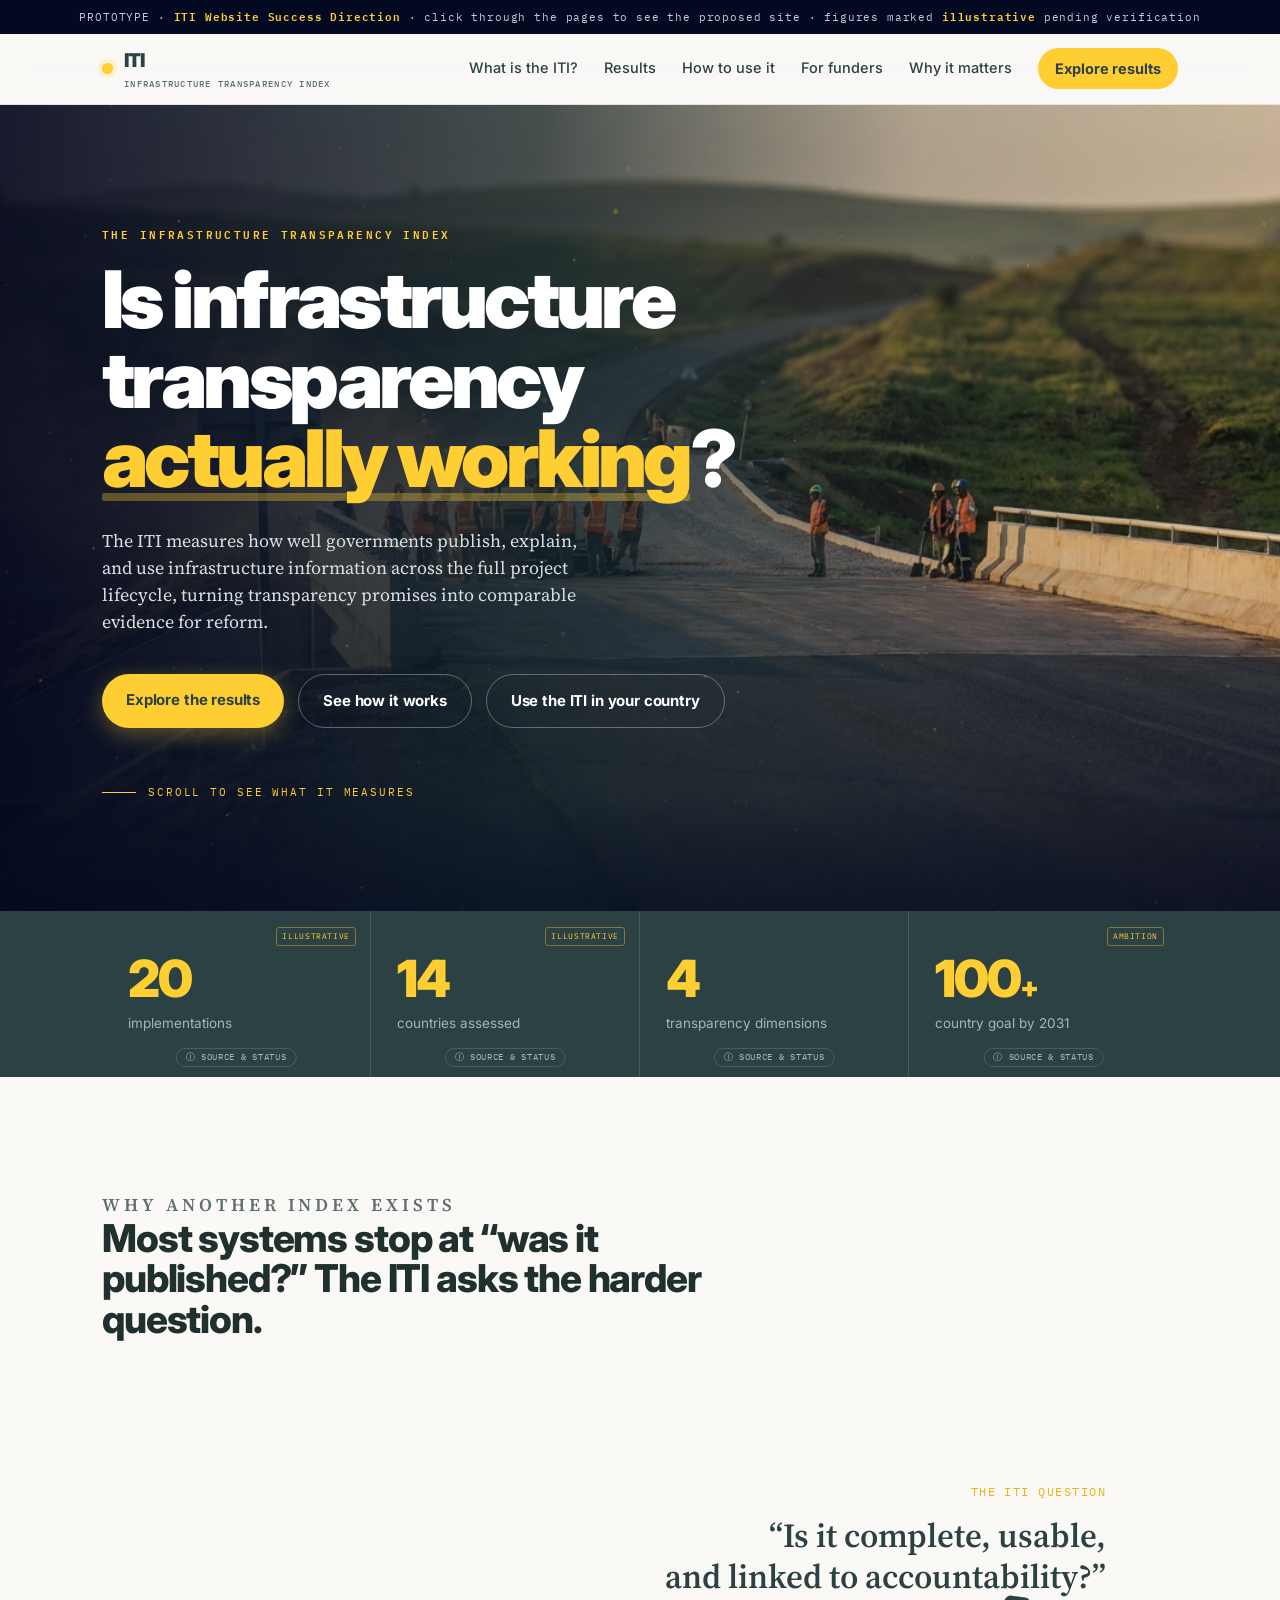
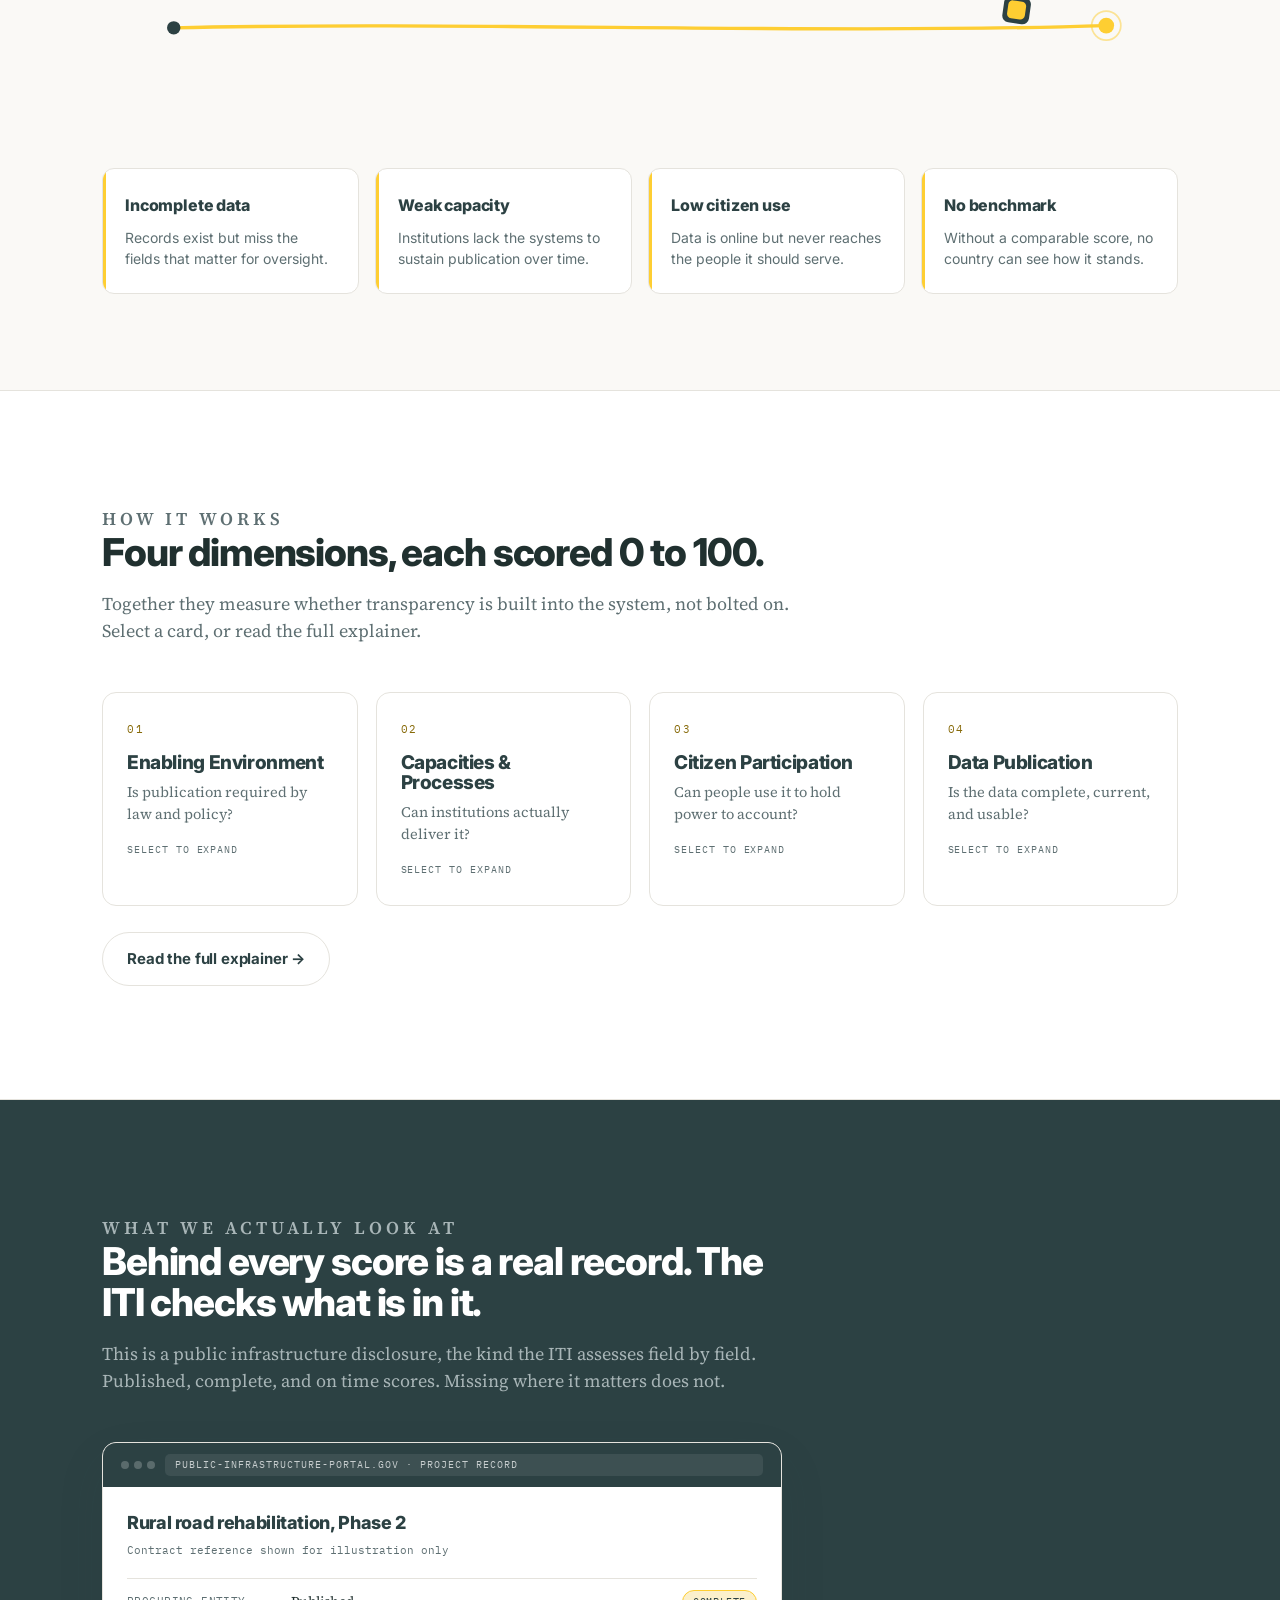
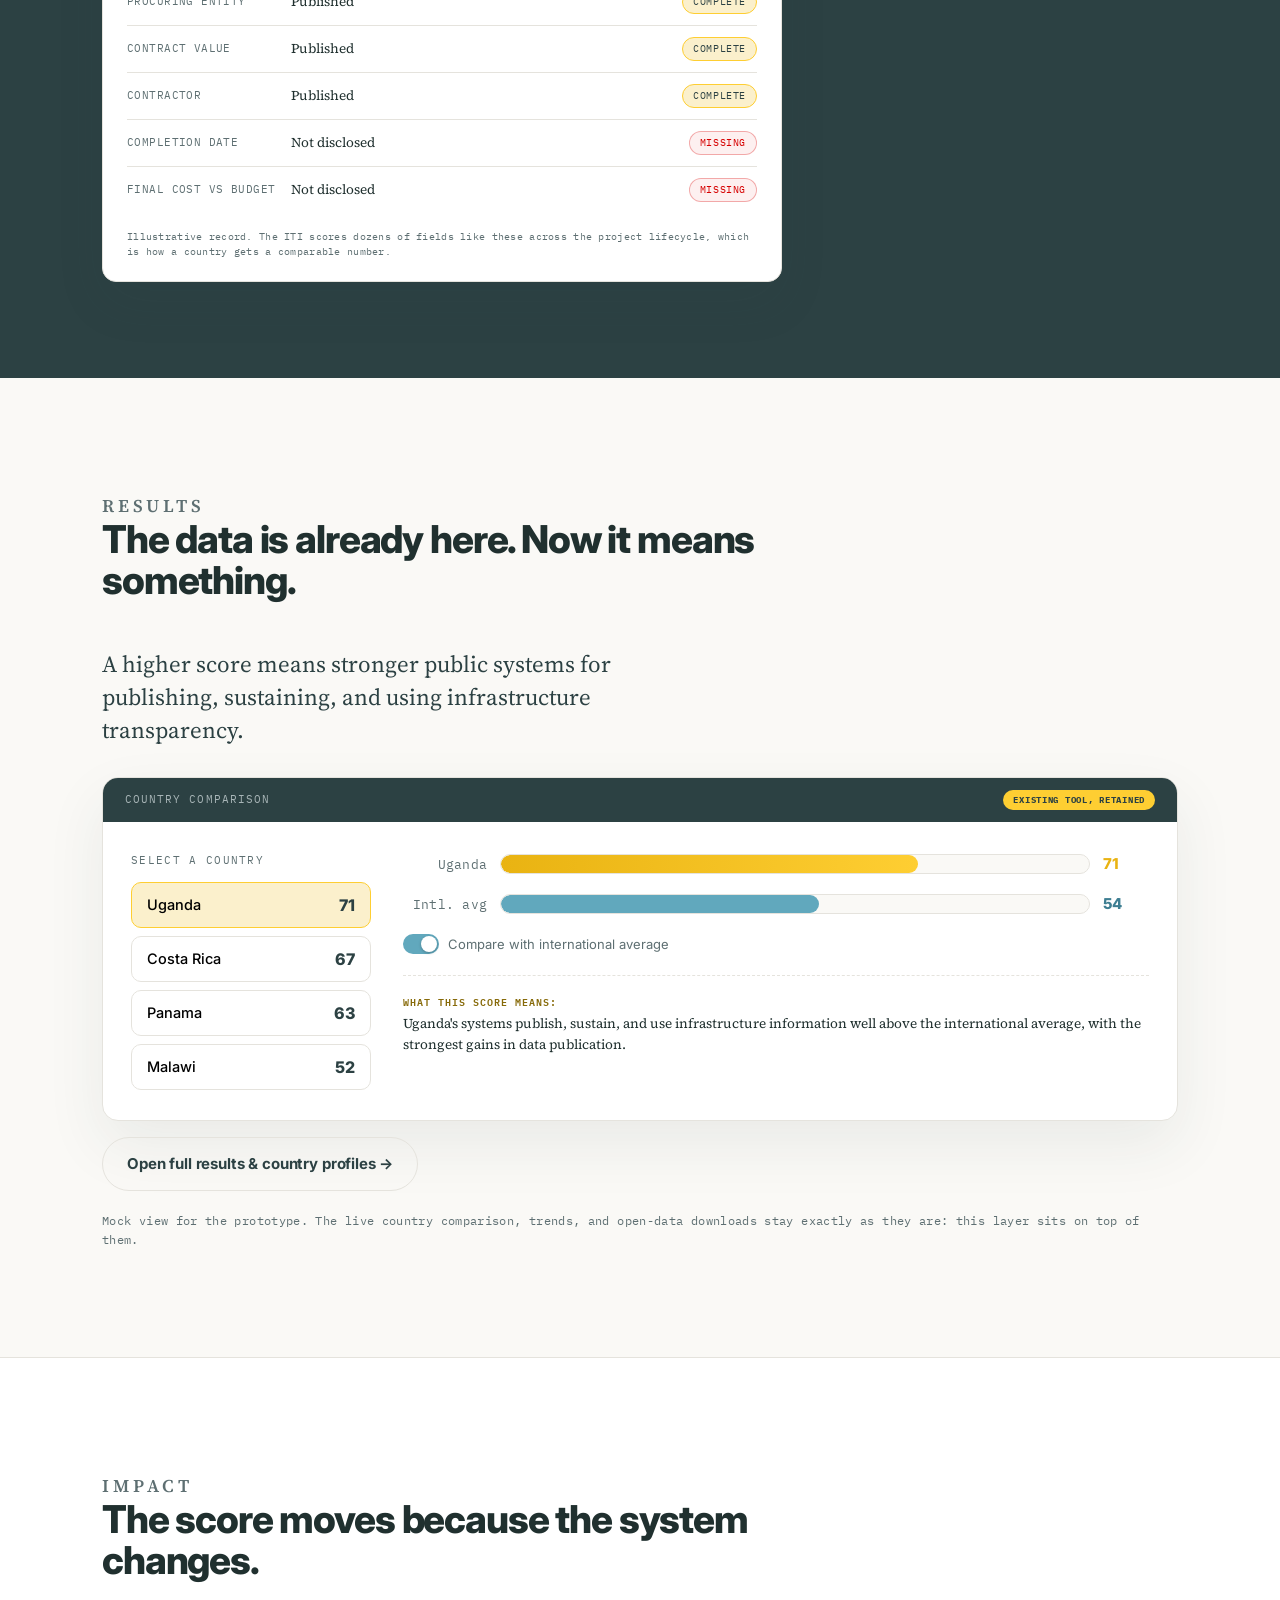
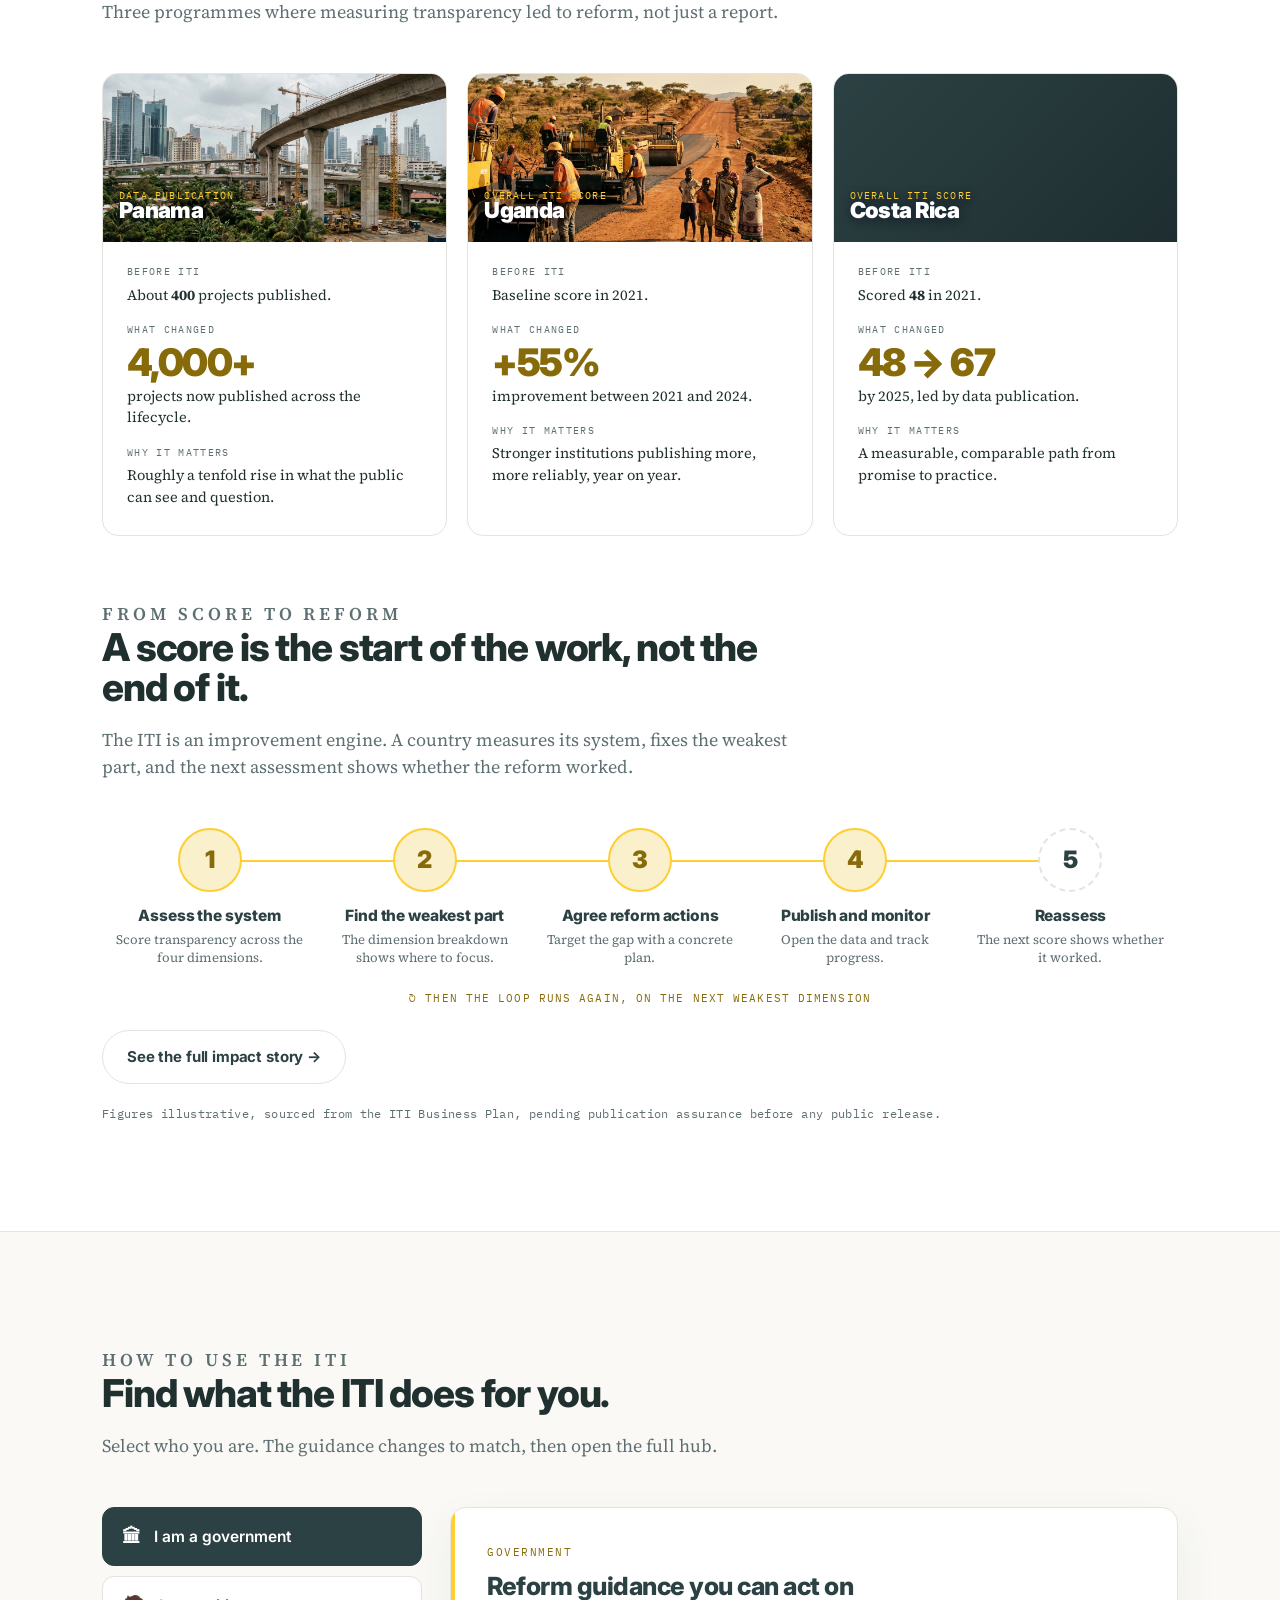
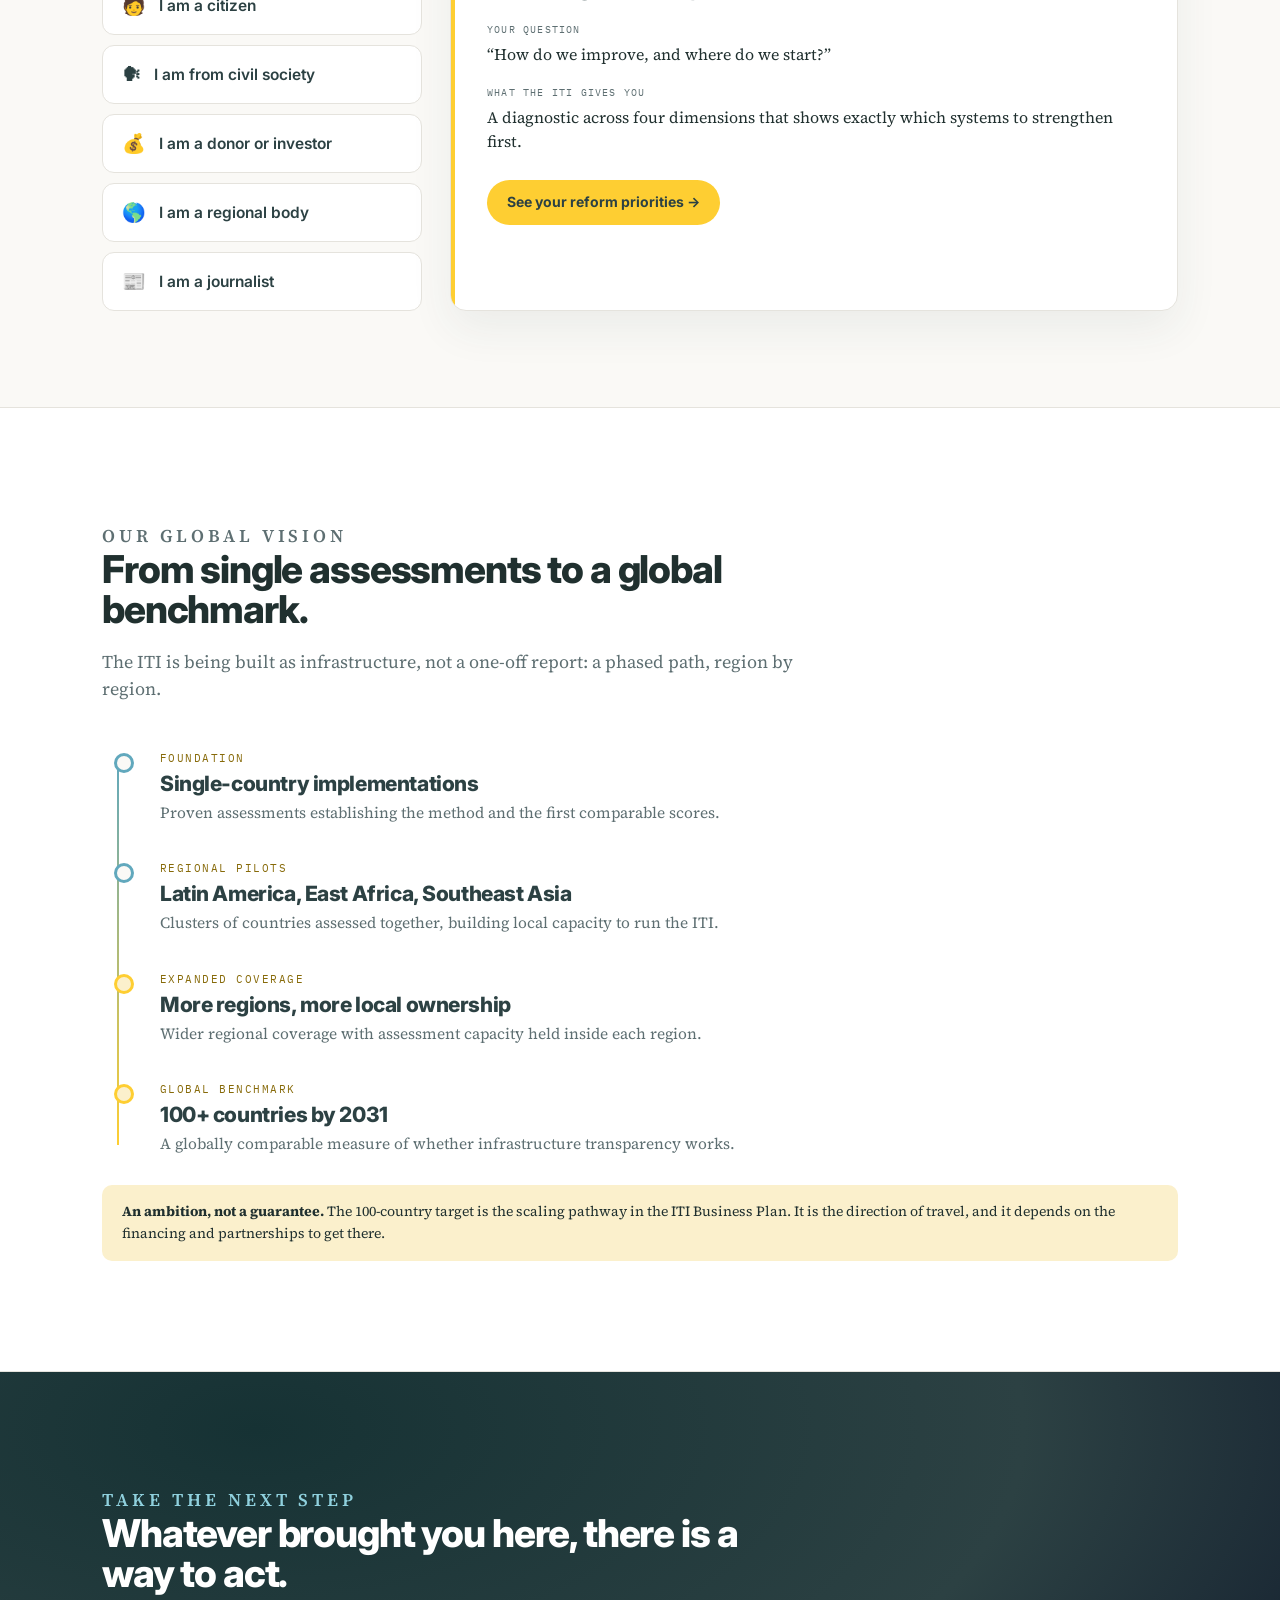
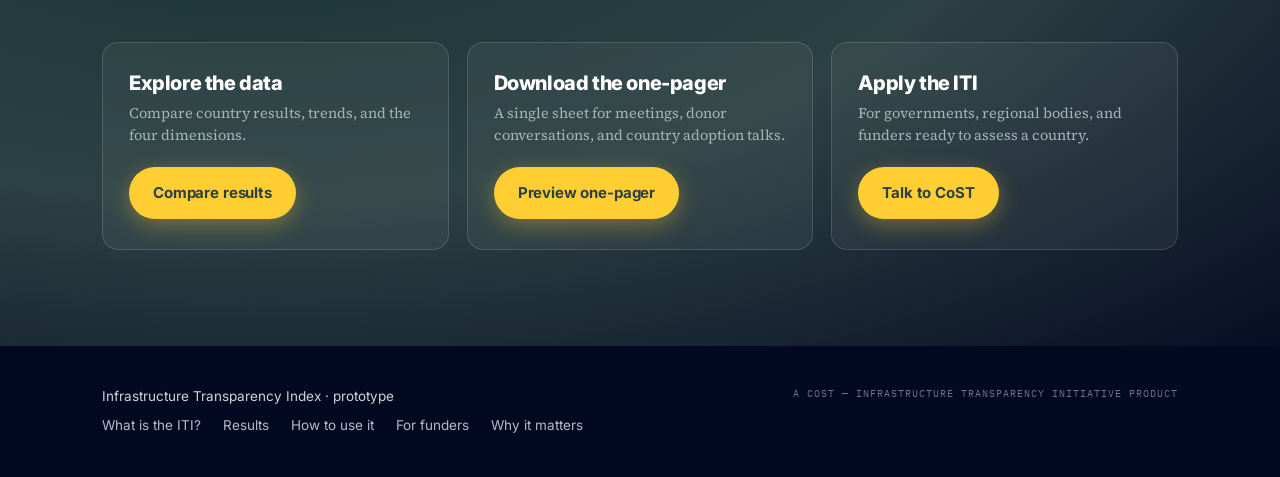
<file: index.html>
<!doctype html>
<html lang="en">
<head>
<meta charset="utf-8">
<link rel="icon" href="assets/favicon.svg" type="image/svg+xml">
<meta name="viewport" content="width=device-width, initial-scale=1">
<title>ITI: is infrastructure transparency working? | Prototype</title>
<meta name="description" content="The Infrastructure Transparency Index shows whether infrastructure transparency is working in practice. Prototype homepage direction.">
<link rel="preconnect" href="https://fonts.googleapis.com">
<link rel="preconnect" href="https://fonts.gstatic.com" crossorigin>
<link href="https://fonts.googleapis.com/css2?family=Inter:wght@400;500;600;700;800;900&family=Source+Serif+4:opsz,wght@8..60,400;8..60,500;8..60,600&family=IBM+Plex+Mono:wght@400;500&display=swap" rel="stylesheet">
<link rel="stylesheet" href="assets/iti.css">
<!--
  ITI WEBSITE SUCCESS PROTOTYPE - homepage
  Persuasion artifact for Evelyn + the CoST board. Not a final build.
  Brand: real ITI palette (gold/slate/teal-blue), scraped from the live site. See PROTOTYPE-NOTES.md.
  Every persuasive figure is illustrative, pending publication assurance, driven from
  ITI_STATS in assets/iti.js (single source of truth).
-->
</head>
<body>

<div class="ribbon">
  PROTOTYPE &middot; <b>ITI Website Success Direction</b> &middot; click through the pages to see the proposed site &middot; figures marked <b>illustrative</b> pending verification
</div>

<!-- shared nav -->
<div class="brandbar">
  <div class="wrap brandbar__inner">
    <a class="brandmark" href="index.html">
      <span class="dot"></span>
      <span>ITI<small>Infrastructure Transparency Index</small></span>
    </a>
    <button class="navtoggle" aria-label="Menu">&#9776;</button>
    <nav class="navlinks">
      <a href="what-is-iti.html">What is the ITI?</a>
      <a href="results.html">Results</a>
      <a href="how-to-use.html">How to use it</a>
      <a href="for-funders.html">For funders</a>
      <a href="why-it-matters.html">Why it matters</a>
      <a class="btn-sm" href="results.html">Explore results</a>
    </nav>
  </div>
</div>

<!-- 1. HERO -->
<header class="hero">
  <!-- real infrastructure scene sits behind the gradient; replace the slot with a rights-cleared photo -->
  <div class="heroimg" aria-hidden="true">
    <div class="imgslot"><img loading="eager" fetchpriority="high" decoding="async" src="assets/img/hero.jpg" alt="A newly built road and bridge crossing East African hills at dawn, with construction workers in hi-vis vests."></div>
  </div>
  <canvas id="field" aria-hidden="true"></canvas>
  <div class="wrap">
    <p class="eyebrow">The Infrastructure Transparency Index</p>
    <h1>Is infrastructure transparency <span class="accent">actually working</span>?</h1>
    <p class="lede">The ITI measures how well governments publish, explain, and use infrastructure information across the full project lifecycle, turning transparency promises into comparable evidence for reform.</p>
    <div class="cta-row">
      <a class="btn btn-gold" href="results.html">Explore the results</a>
      <a class="btn btn-ghost" href="what-is-iti.html">See how it works</a>
      <a class="btn btn-ghost" href="how-to-use.html">Use the ITI in your country</a>
    </div>
    <div class="scrollcue"><span class="ln"></span> Scroll to see what it measures</div>
  </div>
</header>

<!-- 2. PROOF STRIP -->
<div class="proof">
  <div class="wrap">
    <div class="proof__grid">
      <div class="stat has-proof"><span class="flag">illustrative</span><div class="n" data-stat="implementations">20</div><div class="l">implementations</div><button class="proofbtn" data-proof="implementations" aria-label="Source and status for this figure">source &amp; status</button></div>
      <div class="stat has-proof"><span class="flag">illustrative</span><div class="n" data-stat="countries">14</div><div class="l">countries assessed</div><button class="proofbtn" data-proof="countries" aria-label="Source and status for this figure">source &amp; status</button></div>
      <div class="stat has-proof"><div class="n" data-stat="dimensions">4</div><div class="l">transparency dimensions</div><button class="proofbtn" data-proof="dimensions" aria-label="Source and status for this figure">source &amp; status</button></div>
      <div class="stat has-proof"><span class="flag">ambition</span><div class="n" data-stat="ambition">100<span class="suf">+</span></div><div class="l">country goal by 2031</div><button class="proofbtn" data-proof="ambition" aria-label="Source and status for this figure">source &amp; status</button></div>
    </div>
  </div>
</div>

<!-- 3. PROBLEM -->
<section class="block">
  <div class="wrap">
    <div class="sec-head">
      <p class="eyebrow">Why another index exists</p>
      <h2>Most systems stop at &ldquo;was it published?&rdquo; The ITI asks the harder question.</h2>
    </div>
    <div class="reframe-wrap">
      <!-- drawn instrument: one SVG, the question travels and the line sweeps on scroll -->
      <svg class="reframe-fig" id="reframe" viewBox="0 0 960 300" role="img"
           aria-label="The usual question, was the information published, reframes into the ITI question, is it complete, usable, and linked to accountability.">
        <!-- hand-drawn baseline -->
        <path d="M64 214 C 320 208, 640 220, 896 212" fill="none" stroke="#D9D6CE" stroke-width="2" stroke-linecap="round"/>
        <!-- sweep that fills under the line when flipped -->
        <path class="sweep" d="M64 214 C 320 208, 640 220, 896 212" fill="none" stroke="#FECE32" stroke-width="3" stroke-linecap="round" pathLength="1"/>
        <!-- start node -->
        <circle cx="64" cy="214" r="6" fill="#2C4143"/>
        <!-- end node, gold, the destination -->
        <circle cx="896" cy="212" r="7" fill="#FECE32"/>
        <circle cx="896" cy="212" r="13" fill="none" stroke="#FECE32" stroke-width="1.5" opacity=".5"/>

        <!-- BEFORE group: the usual question, sitting at the start -->
        <g class="grp-before">
          <text x="64" y="96" class="lab" fill="#9AA1A0" letter-spacing="2">THE USUAL QUESTION</text>
          <text x="64" y="150" class="qtext" font-size="38" fill="#5E6F72">&#8220;Was it published?&#8221;</text>
        </g>

        <!-- the travelling token: a small marker that slides from start to end -->
        <g class="token" style="--shift:752px">
          <rect x="52" y="186" width="24" height="24" rx="6" fill="#2C4143" transform="rotate(8 64 198)"/>
          <rect x="56" y="190" width="16" height="16" rx="4" fill="#FECE32" transform="rotate(8 64 198)"/>
        </g>

        <!-- AFTER group: the ITI question, arriving at the gold end -->
        <g class="grp-after">
          <text x="896" y="96" class="lab" fill="#E9B312" text-anchor="end" letter-spacing="2">THE ITI QUESTION</text>
          <text x="896" y="142" class="qtext" font-size="30" fill="#2C4143" text-anchor="end">&#8220;Is it complete, usable,</text>
          <text x="896" y="178" class="qtext" font-size="30" fill="#2C4143" text-anchor="end">and linked to accountability?&#8221;</text>
        </g>
      </svg>
    </div>
    <div class="fails">
      <div class="fail"><div class="t">Incomplete data</div><div class="d">Records exist but miss the fields that matter for oversight.</div></div>
      <div class="fail"><div class="t">Weak capacity</div><div class="d">Institutions lack the systems to sustain publication over time.</div></div>
      <div class="fail"><div class="t">Low citizen use</div><div class="d">Data is online but never reaches the people it should serve.</div></div>
      <div class="fail"><div class="t">No benchmark</div><div class="d">Without a comparable score, no country can see how it stands.</div></div>
    </div>
  </div>
</section>

<!-- 4. HOW IT WORKS -->
<section class="block alt" id="how">
  <div class="wrap">
    <div class="sec-head">
      <p class="eyebrow">How it works</p>
      <h2>Four dimensions, each scored 0 to 100.</h2>
      <p>Together they measure whether transparency is built into the system, not bolted on. Select a card, or read the full explainer.</p>
    </div>
    <div class="dims" id="dims">
      <div class="dim" data-more="Laws, policies, and institutional mandates that require infrastructure information to be published in the first place.">
        <div class="num">01</div><h3>Enabling Environment</h3>
        <div class="ask">Is publication required by law and policy?</div>
        <div class="more"></div><div class="hint">Select to expand</div>
      </div>
      <div class="dim" data-more="The systems, skills, and routines that let institutions publish complete information reliably, cycle after cycle.">
        <div class="num">02</div><h3>Capacities &amp; Processes</h3>
        <div class="ask">Can institutions actually deliver it?</div>
        <div class="more"></div><div class="hint">Select to expand</div>
      </div>
      <div class="dim" data-more="Whether citizens, civil society, and oversight bodies can access, understand, and act on the information published.">
        <div class="num">03</div><h3>Citizen Participation</h3>
        <div class="ask">Can people use it to hold power to account?</div>
        <div class="more"></div><div class="hint">Select to expand</div>
      </div>
      <div class="dim" data-more="The completeness, timeliness, and machine-readability of the infrastructure data itself across the project lifecycle.">
        <div class="num">04</div><h3>Data Publication</h3>
        <div class="ask">Is the data complete, current, and usable?</div>
        <div class="more"></div><div class="hint">Select to expand</div>
      </div>
    </div>
    <p style="margin-top:26px;"><a class="btn btn-outline" href="what-is-iti.html">Read the full explainer &rarr;</a></p>
  </div>
</section>

<!-- 4b. THE ARTEFACT: show the real thing the ITI measures -->
<section class="block dark">
  <div class="wrap">
    <div class="sec-head">
      <p class="eyebrow">What we actually look at</p>
      <h2>Behind every score is a real record. The ITI checks what is in it.</h2>
      <p>This is a public infrastructure disclosure, the kind the ITI assesses field by field. Published, complete, and on time scores. Missing where it matters does not.</p>
    </div>
    <div style="max-width:680px;">
      <div class="artefact" data-reveal>
        <div class="artefact__bar"><span class="dot3"><i></i><i></i><i></i></span><span class="url">public-infrastructure-portal.gov &middot; project record</span></div>
        <div class="artefact__body">
          <div class="artefact__title">Rural road rehabilitation, Phase 2</div>
          <div class="artefact__sub">Contract reference shown for illustration only</div>
          <div class="artefact__row"><span class="f">Procuring entity</span><span class="v">Published</span><span class="ok">complete</span></div>
          <div class="artefact__row"><span class="f">Contract value</span><span class="v">Published</span><span class="ok">complete</span></div>
          <div class="artefact__row"><span class="f">Contractor</span><span class="v">Published</span><span class="ok">complete</span></div>
          <div class="artefact__row"><span class="f">Completion date</span><span class="v">Not disclosed</span><span class="ok miss">missing</span></div>
          <div class="artefact__row"><span class="f">Final cost vs budget</span><span class="v">Not disclosed</span><span class="ok miss">missing</span></div>
          <div class="artefact__note">Illustrative record. The ITI scores dozens of fields like these across the project lifecycle, which is how a country gets a comparable number.</div>
        </div>
      </div>
    </div>
  </div>
</section>

<!-- 5. RESULTS PREVIEW -->
<section class="block" id="results">
  <div class="wrap">
    <div class="sec-head">
      <p class="eyebrow">Results</p>
      <h2>The data is already here. Now it means something.</h2>
    </div>
    <p class="meaning">A higher score means stronger public systems for publishing, sustaining, and using infrastructure transparency.</p>
    <div class="dash">
      <div class="dash__bar">
        <span>Country comparison</span>
        <span class="tag">existing tool, retained</span>
      </div>
      <div class="dash__body">
        <div>
          <div class="pick">Select a country</div>
          <div class="countrylist" id="clist">
            <button class="cbtn active" data-c="Uganda"  data-score="71"><span>Uganda</span><span class="s">71</span></button>
            <button class="cbtn" data-c="Costa Rica" data-score="67"><span>Costa Rica</span><span class="s">67</span></button>
            <button class="cbtn" data-c="Panama" data-score="63"><span>Panama</span><span class="s">63</span></button>
            <button class="cbtn" data-c="Malawi" data-score="52"><span>Malawi</span><span class="s">52</span></button>
          </div>
        </div>
        <div>
          <div class="chart">
            <div class="barrow">
              <div class="lab" id="cname">Uganda</div>
              <div class="track"><div class="fill country" id="cfill" style="width:71%"></div></div>
              <div class="val" id="cval" style="color:var(--gold-deep)">71</div>
            </div>
            <div class="barrow" id="avgrow">
              <div class="lab">Intl. avg</div>
              <div class="track"><div class="fill avg" id="afill" style="width:54%"></div></div>
              <div class="val" style="color:var(--teal-deep)">54</div>
            </div>
          </div>
          <div class="avgnote" style="margin-top:18px;">
            <span class="toggle on" id="avgtoggle"><span class="sw"></span> Compare with international average</span>
          </div>
          <div class="tipnote" id="tip">
            <b>What this score means:</b> Uganda's systems publish, sustain, and use infrastructure information well above the international average, with the strongest gains in data publication.
          </div>
        </div>
      </div>
    </div>
    <p style="margin-top:16px;"><a class="btn btn-outline" href="results.html">Open full results &amp; country profiles &rarr;</a></p>
    <p class="illus-note">Mock view for the prototype. The live country comparison, trends, and open-data downloads stay exactly as they are: this layer sits on top of them.</p>
  </div>
</section>

<!-- 6. IMPACT -->
<section class="block alt">
  <div class="wrap">
    <div class="sec-head">
      <p class="eyebrow">Impact</p>
      <h2>The score moves because the system changes.</h2>
      <p>Three programmes where measuring transparency led to reform, not just a report.</p>
    </div>
    <div class="impact" id="impact">
      <div class="icard" data-reveal>
        <div class="icard__img">
          <div class="imgslot"><img loading="lazy" decoding="async" src="assets/img/panama.jpg" alt="A metro viaduct under construction on concrete piers against the Panama City skyline."></div>
          <div class="chead">Data publication</div>
          <div class="cflag">Panama</div>
        </div>
        <div class="icard__body"><dl>
          <dt>Before ITI</dt><dd>About <b>400</b> projects published.</dd>
          <dt>What changed</dt><dd class="big">4,000+</dd><dd>projects now published across the lifecycle.</dd>
          <dt>Why it matters</dt><dd>Roughly a tenfold rise in what the public can see and question.</dd>
        </dl></div>
      </div>
      <div class="icard" data-reveal>
        <div class="icard__img">
          <div class="imgslot"><img loading="lazy" decoding="async" src="assets/img/uganda.jpg" alt="A rural road being paved through the Ugandan countryside, with local workers in hi-vis vests."></div>
          <div class="chead">Overall ITI score</div>
          <div class="cflag">Uganda</div>
        </div>
        <div class="icard__body"><dl>
          <dt>Before ITI</dt><dd>Baseline score in 2021.</dd>
          <dt>What changed</dt><dd class="big">+55%</dd><dd>improvement between 2021 and 2024.</dd>
          <dt>Why it matters</dt><dd>Stronger institutions publishing more, more reliably, year on year.</dd>
        </dl></div>
      </div>
      <div class="icard" data-reveal>
        <div class="icard__img">
          <div class="imgslot"><img loading="lazy" decoding="async" src="assets/img/costarica.jpg" alt="A modern bridge crossing lush green Costa Rican mountains and rainforest."></div>
          <div class="chead">Overall ITI score</div>
          <div class="cflag">Costa Rica</div>
        </div>
        <div class="icard__body"><dl>
          <dt>Before ITI</dt><dd>Scored <b>48</b> in 2021.</dd>
          <dt>What changed</dt><dd class="big">48 &rarr; 67</dd><dd>by 2025, led by data publication.</dd>
          <dt>Why it matters</dt><dd>A measurable, comparable path from promise to practice.</dd>
        </dl></div>
      </div>
    </div>
    <!-- score-to-action loop: ITI as improvement engine, not just an index -->
    <div class="sec-head" style="margin-top:64px;">
      <p class="eyebrow">From score to reform</p>
      <h2>A score is the start of the work, not the end of it.</h2>
      <p>The ITI is an improvement engine. A country measures its system, fixes the weakest part, and the next assessment shows whether the reform worked.</p>
    </div>
    <div class="loop" id="loop">
      <div class="loopstep"><div class="ring">1</div><h3>Assess the system</h3><p>Score transparency across the four dimensions.</p></div>
      <div class="loopstep"><div class="ring">2</div><h3>Find the weakest part</h3><p>The dimension breakdown shows where to focus.</p></div>
      <div class="loopstep"><div class="ring">3</div><h3>Agree reform actions</h3><p>Target the gap with a concrete plan.</p></div>
      <div class="loopstep"><div class="ring">4</div><h3>Publish and monitor</h3><p>Open the data and track progress.</p></div>
      <div class="loopstep reassess"><div class="ring">5</div><h3>Reassess</h3><p>The next score shows whether it worked.</p></div>
    </div>
    <div class="loop-back"><span class="arc">&#8635;</span> then the loop runs again, on the next weakest dimension</div>
    <p style="margin-top:22px;"><a class="btn btn-outline" href="why-it-matters.html">See the full impact story &rarr;</a></p>
    <p class="illus-note">Figures illustrative, sourced from the ITI Business Plan, pending publication assurance before any public release.</p>
  </div>
</section>

<!-- 7. AUDIENCE PATHWAYS -->
<section class="block" id="use">
  <div class="wrap">
    <div class="sec-head">
      <p class="eyebrow">How to use the ITI</p>
      <h2>Find what the ITI does for you.</h2>
      <p>Select who you are. The guidance changes to match, then open the full hub.</p>
    </div>
    <div class="aud">
      <div class="tiles" id="tiles">
        <button class="tile active" data-a="gov"><span class="ic">&#127963;</span> I am a government</button>
        <button class="tile" data-a="pub"><span class="ic">&#129489;</span> I am a citizen</button>
        <button class="tile" data-a="civ"><span class="ic">&#128483;</span> I am from civil society</button>
        <button class="tile" data-a="don"><span class="ic">&#128176;</span> I am a donor or investor</button>
        <button class="tile" data-a="reg"><span class="ic">&#127758;</span> I am a regional body</button>
        <button class="tile" data-a="jou"><span class="ic">&#128240;</span> I am a journalist</button>
      </div>
      <div class="panel" id="panel"></div>
    </div>
  </div>
</section>

<!-- 8. GLOBAL VISION teaser -->
<section class="block alt" id="vision">
  <div class="wrap">
    <div class="sec-head">
      <p class="eyebrow">Our global vision</p>
      <h2>From single assessments to a global benchmark.</h2>
      <p>The ITI is being built as infrastructure, not a one-off report: a phased path, region by region.</p>
    </div>
    <div class="road">
      <div class="stop"><span class="dot"></span><div class="ph">Foundation</div><h3>Single-country implementations</h3><p>Proven assessments establishing the method and the first comparable scores.</p></div>
      <div class="stop"><span class="dot"></span><div class="ph">Regional pilots</div><h3>Latin America, East Africa, Southeast Asia</h3><p>Clusters of countries assessed together, building local capacity to run the ITI.</p></div>
      <div class="stop future"><span class="dot"></span><div class="ph">Expanded coverage</div><h3>More regions, more local ownership</h3><p>Wider regional coverage with assessment capacity held inside each region.</p></div>
      <div class="stop future"><span class="dot"></span><div class="ph">Global benchmark</div><h3>100+ countries by 2031</h3><p>A globally comparable measure of whether infrastructure transparency works.</p></div>
    </div>
    <p class="ambition-note"><b>An ambition, not a guarantee.</b> The 100-country target is the scaling pathway in the ITI Business Plan. It is the direction of travel, and it depends on the financing and partnerships to get there.</p>
  </div>
</section>

<!-- 9. FINAL CTA -->
<section class="block final" id="final">
  <div class="wrap">
    <div class="sec-head">
      <p class="eyebrow" style="color:#8FD0DD;">Take the next step</p>
      <h2>Whatever brought you here, there is a way to act.</h2>
    </div>
    <div class="ctacards">
      <div class="ctacard"><h3>Explore the data</h3><p>Compare country results, trends, and the four dimensions.</p><a class="btn btn-gold" href="results.html">Compare results</a></div>
      <div class="ctacard"><h3>Download the one-pager</h3><p>A single sheet for meetings, donor conversations, and country adoption talks.</p><a class="btn btn-gold" href="#" id="open-onepager">Preview one-pager</a></div>
      <div class="ctacard"><h3>Apply the ITI</h3><p>For governments, regional bodies, and funders ready to assess a country.</p><a class="btn btn-gold" href="#" id="open-contact">Talk to CoST</a></div>
    </div>
  </div>
</section>

<!-- shared footer -->
<footer>
  <div class="wrap">
    <div>
      <div style="color:#CFD4D5;margin-bottom:8px;">Infrastructure Transparency Index &middot; prototype</div>
      <nav class="fnav">
        <a href="what-is-iti.html">What is the ITI?</a>
        <a href="results.html">Results</a>
        <a href="how-to-use.html">How to use it</a>
      <a href="for-funders.html">For funders</a>
        <a href="why-it-matters.html">Why it matters</a>
      </nav>
    </div>
    <div class="endorse">A CoST &mdash; Infrastructure Transparency Initiative product</div>
  </div>
</footer>

<!-- modals -->
<div class="overlay" id="ov-onepager">
  <div class="modal">
    <div class="modal__top"><h3>ITI one-pager</h3><button class="modal__x" data-close>&times;</button></div>
    <div class="modal__body">
      <div class="onepager-preview">
        <div class="pp-band"></div>
        <div class="pp-h">The ITI: is infrastructure transparency working?</div>
        <div class="pp-line"></div><div class="pp-line"></div><div class="pp-line short"></div>
        <div class="pp-line" style="margin-top:18px;"></div><div class="pp-line short"></div>
      </div>
      <p class="modal__note">Preview only. In the live site this opens the approved PDF, once the figures it carries have passed publication assurance.</p>
    </div>
  </div>
</div>
<div class="overlay" id="ov-contact">
  <div class="modal">
    <div class="modal__top"><h3>Use the ITI in your country</h3><button class="modal__x" data-close>&times;</button></div>
    <div class="modal__body">
      <p style="margin-top:0;font-size:14.5px;color:var(--muted);">Tell us who you are and we will route you to the right CoST contact.</p>
      <label class="sr-only" for="cf-name">Your name</label>
      <input class="field" id="cf-name" name="name" type="text" autocomplete="name" placeholder="Your name" />
      <label class="sr-only" for="cf-org">Organisation</label>
      <input class="field" id="cf-org" name="organisation" type="text" autocomplete="organization" placeholder="Organisation" />
      <label class="sr-only" for="cf-country">Country</label>
      <input class="field" id="cf-country" name="country" type="text" autocomplete="country-name" placeholder="Country" />
      <a class="btn btn-slate" style="width:100%;margin-top:14px;text-align:center;display:block;" href="mailto:contact@infrastructuretransparency.org?subject=ITI%20enquiry&body=Name%3A%0AOrganisation%3A%0ACountry%3A%0A%0AMy%20enquiry%3A">Open an email to CoST</a>
      <p class="modal__note">Prototype: this opens your email app addressed to CoST. The live site would route the form directly. Confirm the correct CoST address before launch.</p>
    </div>
  </div>
</div>

<script src="assets/iti.js"></script>
</body>
</html>
</file>
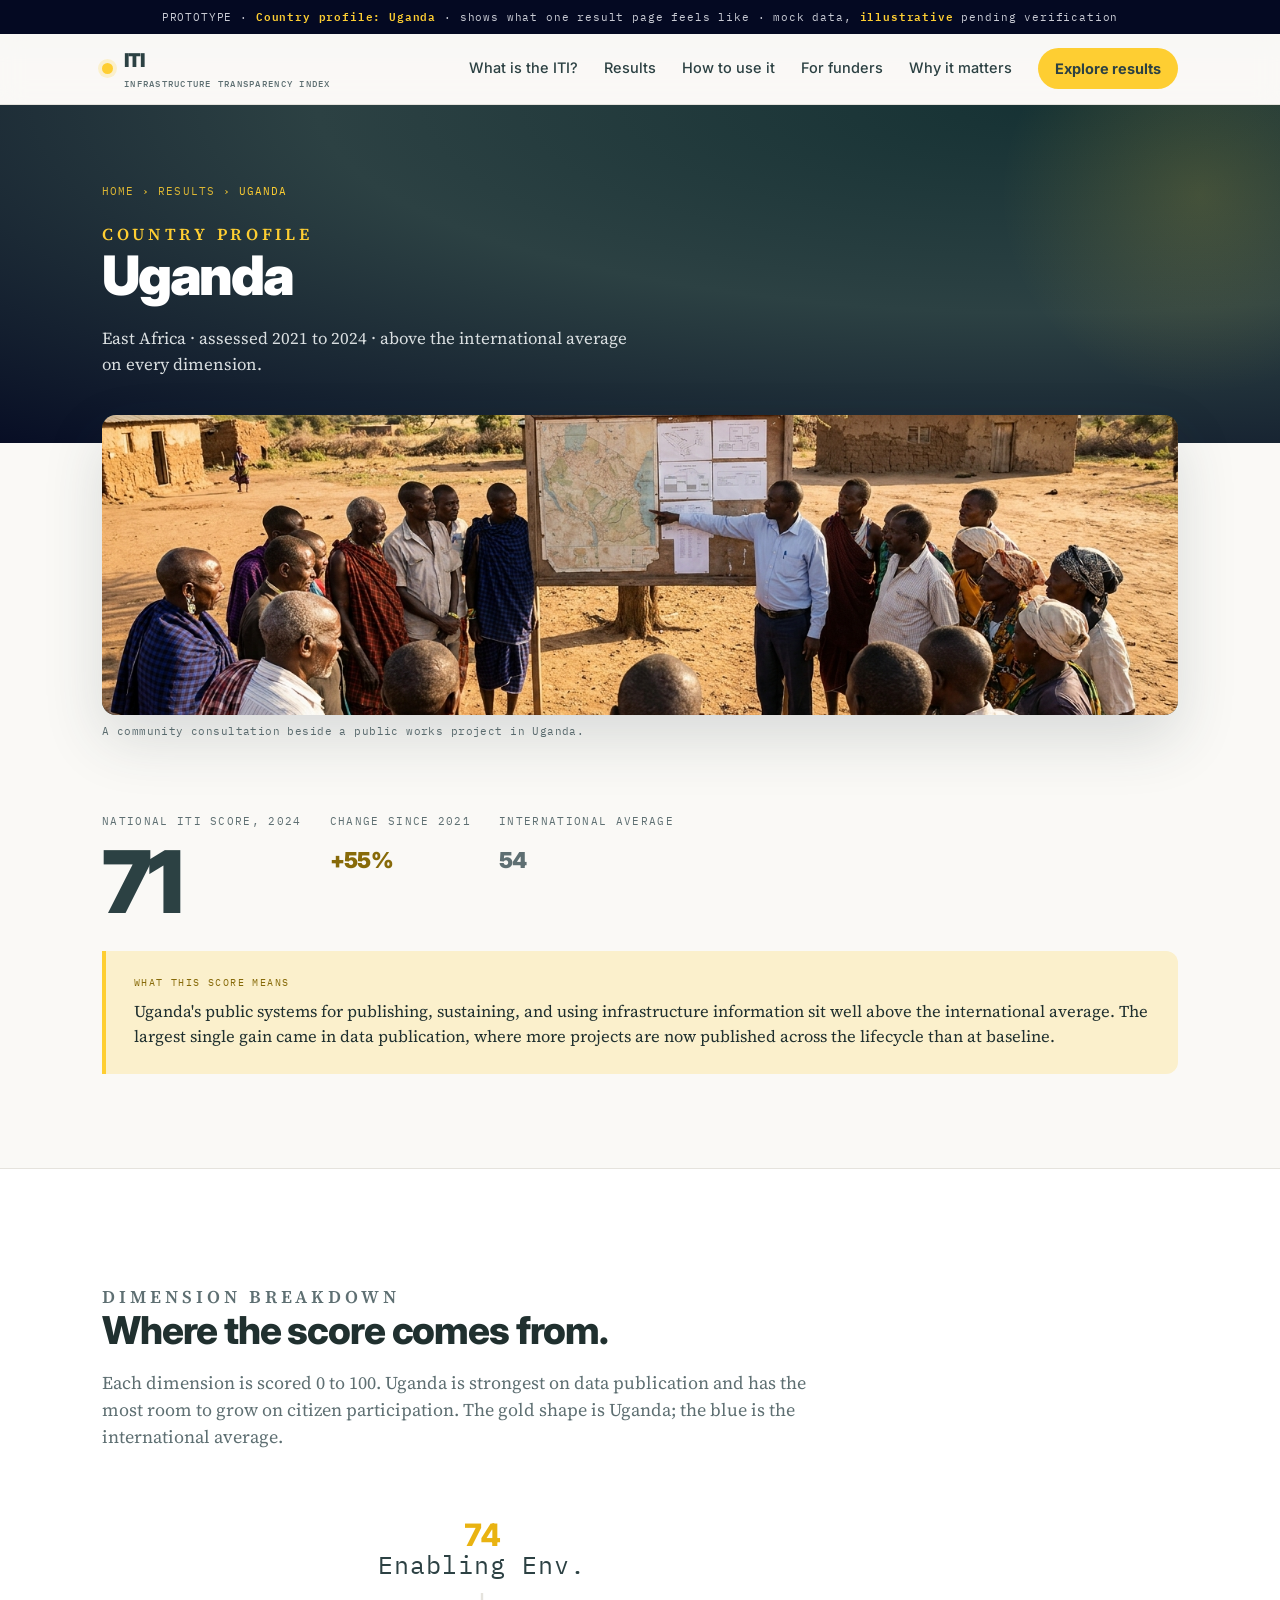
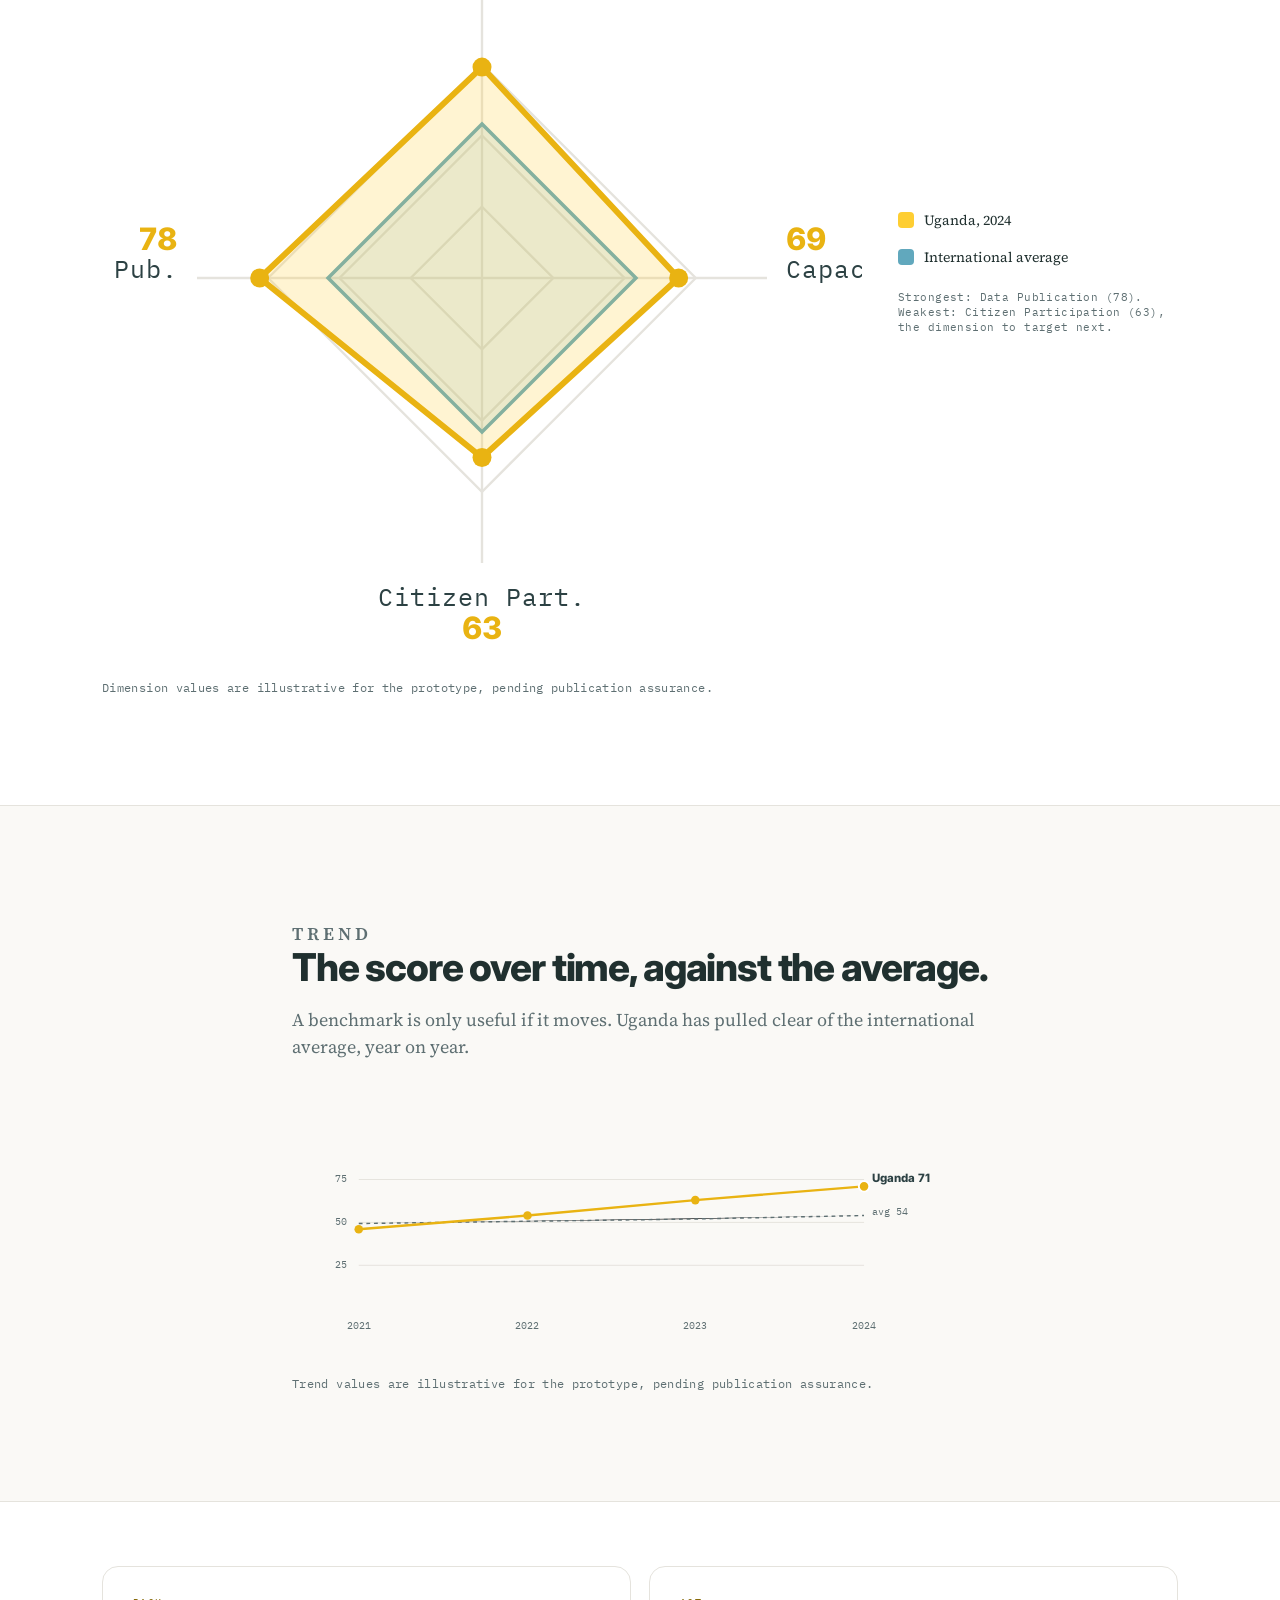
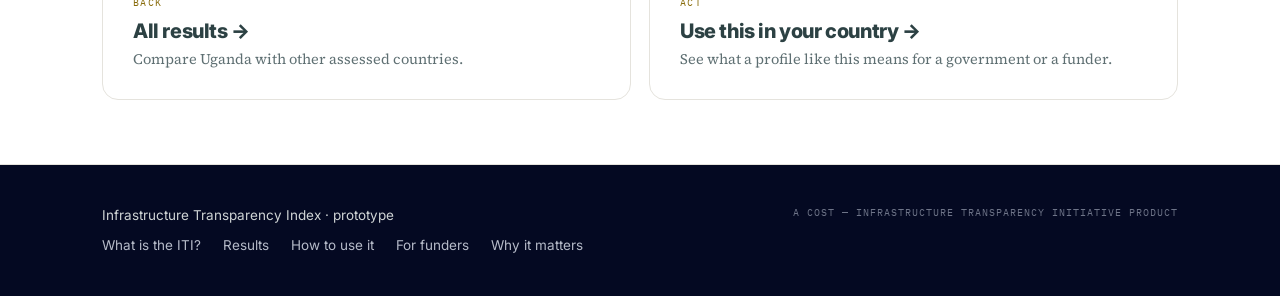
<file: country-uganda.html>
<!doctype html>
<html lang="en">
<head>
<meta charset="utf-8">
<link rel="icon" href="assets/favicon.svg" type="image/svg+xml">
<meta name="viewport" content="width=device-width, initial-scale=1">
<title>Uganda | ITI country profile prototype</title>
<meta name="description" content="Uganda ITI country profile: dimension breakdown and trend. Illustrative prototype data.">
<link rel="preconnect" href="https://fonts.googleapis.com">
<link rel="preconnect" href="https://fonts.gstatic.com" crossorigin>
<link href="https://fonts.googleapis.com/css2?family=Inter:wght@400;500;600;700;800;900&family=Source+Serif+4:opsz,wght@8..60,400;8..60,500;8..60,600&family=IBM+Plex+Mono:wght@400;500&display=swap" rel="stylesheet">
<link rel="stylesheet" href="assets/iti.css">
</head>
<body>

<div class="ribbon">
  PROTOTYPE &middot; <b>Country profile: Uganda</b> &middot; shows what one result page feels like &middot; mock data, <b>illustrative</b> pending verification
</div>

<div class="brandbar">
  <div class="wrap brandbar__inner">
    <a class="brandmark" href="index.html"><span class="dot"></span><span>ITI<small>Infrastructure Transparency Index</small></span></a>
    <button class="navtoggle" aria-label="Menu">&#9776;</button>
    <nav class="navlinks">
      <a href="what-is-iti.html">What is the ITI?</a>
      <a href="results.html">Results</a>
      <a href="how-to-use.html">How to use it</a>
      <a href="for-funders.html">For funders</a>
      <a href="why-it-matters.html">Why it matters</a>
      <a class="btn-sm" href="results.html">Explore results</a>
    </nav>
  </div>
</div>

<header class="pagehero">
  <div class="wrap">
    <div class="crumbs"><a href="index.html">Home</a> &rsaquo; <a href="results.html">Results</a> &rsaquo; Uganda</div>
    <p class="eyebrow">Country profile</p>
    <h1>Uganda</h1>
    <p>East Africa &middot; assessed 2021 to 2024 &middot; above the international average on every dimension.</p>
  </div>
</header>

<!-- country establishing image -->
<div class="wrap" style="margin-top:-28px;position:relative;z-index:5;">
  <div class="imgslot" style="height:300px;border-radius:14px;box-shadow:0 24px 60px rgba(44,65,67,.16);">
    <img loading="lazy" decoding="async" src="assets/img/uganda-profile.jpg" alt="Community members and an official reviewing public project information at a noticeboard beside a Ugandan road project.">
  </div>
  <p class="imgcap">A community consultation beside a public works project in Uganda.</p>
</div>

<section class="block tight">
  <div class="wrap">
    <div class="scorehead">
      <div>
        <div class="pick">National ITI score, 2024</div>
        <div class="big">71</div>
      </div>
      <div>
        <div class="pick">Change since 2021</div>
        <div class="delta">+55%</div>
      </div>
      <div>
        <div class="pick">International average</div>
        <div class="delta" style="color:var(--muted);">54</div>
      </div>
    </div>
    <div class="callout" style="margin-top:30px;">
      <div class="k">What this score means</div>
      <p>Uganda's public systems for publishing, sustaining, and using infrastructure information sit well above the international average. The largest single gain came in data publication, where more projects are now published across the lifecycle than at baseline.</p>
    </div>
  </div>
</section>

<section class="block alt">
  <div class="wrap">
    <div class="sec-head"><p class="eyebrow">Dimension breakdown</p><h2>Where the score comes from.</h2><p>Each dimension is scored 0 to 100. Uganda is strongest on data publication and has the most room to grow on citizen participation. The gold shape is Uganda; the blue is the international average.</p></div>
    <div class="radar-wrap">
      <svg class="radar" viewBox="0 0 320 320" role="img" aria-label="Radar chart of Uganda's four dimension scores against the international average. Enabling Environment 74, Capacities and Processes 69, Citizen Participation 63, Data Publication 78. International average 54.">
        <!-- concentric grid rings at 25/50/75/100 -->
        <polygon class="grid-line" points="160,70 250,160 160,250 70,160"/>
        <polygon class="grid-line" points="160,100 220,160 160,220 100,160"/>
        <polygon class="grid-line" points="160,130 190,160 160,190 130,160"/>
        <!-- axes -->
        <line class="axis" x1="160" y1="160" x2="160" y2="40"/>
        <line class="axis" x1="160" y1="160" x2="280" y2="160"/>
        <line class="axis" x1="160" y1="160" x2="160" y2="280"/>
        <line class="axis" x1="160" y1="160" x2="40" y2="160"/>
        <!-- international average shape (54 on each: r=64.8) -->
        <polygon class="shape-avg" points="160,95.2 224.8,160 160,224.8 95.2,160"/>
        <!-- Uganda shape: Enabling 74 top(160,71.2), Capacities 69 right(242.8,160), Citizen 63 bottom(160,235.6), Data 78 left(66.4,160) -->
        <polygon class="shape-country" points="160,71.2 242.8,160 160,235.6 66.4,160" pathLength="1"/>
        <circle class="node" cx="160" cy="71.2" r="4"/>
        <circle class="node" cx="242.8" cy="160" r="4"/>
        <circle class="node" cx="160" cy="235.6" r="4"/>
        <circle class="node" cx="66.4" cy="160" r="4"/>
        <!-- axis labels + values -->
        <text class="alab" x="160" y="32" text-anchor="middle">Enabling Env.</text>
        <text class="aval" x="160" y="20" text-anchor="middle">74</text>
        <text class="alab" x="288" y="160" text-anchor="start">Capacities</text>
        <text class="aval" x="288" y="148" text-anchor="start">69</text>
        <text class="alab" x="160" y="298" text-anchor="middle">Citizen Part.</text>
        <text class="aval" x="160" y="312" text-anchor="middle">63</text>
        <text class="alab" x="32" y="160" text-anchor="end">Data Pub.</text>
        <text class="aval" x="32" y="148" text-anchor="end">78</text>
      </svg>
      <div class="radar-legend">
        <div class="li"><span class="sw c"></span> Uganda, 2024</div>
        <div class="li"><span class="sw a"></span> International average</div>
        <p class="imgcap" style="margin-top:8px;">Strongest: Data Publication (78). Weakest: Citizen Participation (63), the dimension to target next.</p>
      </div>
    </div>
    <p class="illus-note">Dimension values are illustrative for the prototype, pending publication assurance.</p>
  </div>
</section>

<section class="block">
  <div class="wrap-narrow">
    <div class="sec-head"><p class="eyebrow">Trend</p><h2>The score over time, against the average.</h2><p>A benchmark is only useful if it moves. Uganda has pulled clear of the international average, year on year.</p></div>
    <!-- multi-line trend: viewBox 0..640 x, 0..240 y. Years 2021..2024 mapped to x=70,260,450,600. Score 0..100 -> y=210..30 -->
    <svg class="trendlines" viewBox="0 0 730 250" role="img" aria-label="Uganda's ITI score rose from 46 in 2021 to 71 in 2024, moving above the international average which held near 50 to 54.">
      <!-- gridlines at 25/50/75 -->
      <line class="gl" x1="70" y1="165" x2="600" y2="165"/>
      <line class="gl" x1="70" y1="120" x2="600" y2="120"/>
      <line class="gl" x1="70" y1="75"  x2="600" y2="75"/>
      <text class="axlab" x="58" y="168" text-anchor="end">25</text>
      <text class="axlab" x="58" y="123" text-anchor="end">50</text>
      <text class="axlab" x="58" y="78"  text-anchor="end">75</text>
      <!-- x labels -->
      <text class="axlab" x="70"  y="232" text-anchor="middle">2021</text>
      <text class="axlab" x="247" y="232" text-anchor="middle">2022</text>
      <text class="axlab" x="423" y="232" text-anchor="middle">2023</text>
      <text class="axlab" x="600" y="232" text-anchor="middle">2024</text>
      <!-- international average line (flat ~50-54): y = 210 - score*1.8 -->
      <polyline class="avg" points="70,121.2 247,118.8 423,116.4 600,112.8"/>
      <text class="axlab" x="608" y="112" text-anchor="start" fill="#5E6F72">avg 54</text>
      <!-- Uganda line: 46,54,63,71 -> y=210-score*1.8 = 127.2,112.8,96.6,82.2 -->
      <polyline class="ln" stroke="#E9B312" points="70,127.2 247,112.8 423,96.6 600,82.2" pathLength="1"/>
      <circle cx="70" cy="127.2" r="4.5" fill="#E9B312"/>
      <circle cx="247" cy="112.8" r="4.5" fill="#E9B312"/>
      <circle cx="423" cy="96.6" r="4.5" fill="#E9B312"/>
      <circle cx="600" cy="82.2" r="5.5" fill="#E9B312" stroke="#fff" stroke-width="2"/>
      <text class="endlab" x="608" y="78" text-anchor="start" fill="#2C4143">Uganda 71</text>
    </svg>
    <p class="illus-note">Trend values are illustrative for the prototype, pending publication assurance.</p>
  </div>
</section>

<section class="block alt tight">
  <div class="wrap">
    <div class="nextstrip">
      <a class="nextcard" href="results.html"><div class="k">Back</div><h3>All results &rarr;</h3><p>Compare Uganda with other assessed countries.</p></a>
      <a class="nextcard" href="how-to-use.html"><div class="k">Act</div><h3>Use this in your country &rarr;</h3><p>See what a profile like this means for a government or a funder.</p></a>
    </div>
  </div>
</section>

<footer>
  <div class="wrap">
    <div>
      <div style="color:#CFD4D5;margin-bottom:8px;">Infrastructure Transparency Index &middot; prototype</div>
      <nav class="fnav">
        <a href="what-is-iti.html">What is the ITI?</a>
        <a href="results.html">Results</a>
        <a href="how-to-use.html">How to use it</a>
      <a href="for-funders.html">For funders</a>
        <a href="why-it-matters.html">Why it matters</a>
      </nav>
    </div>
    <div class="endorse">A CoST &mdash; Infrastructure Transparency Initiative product</div>
  </div>
</footer>

<script src="assets/iti.js"></script>
</body>
</html>
</file>
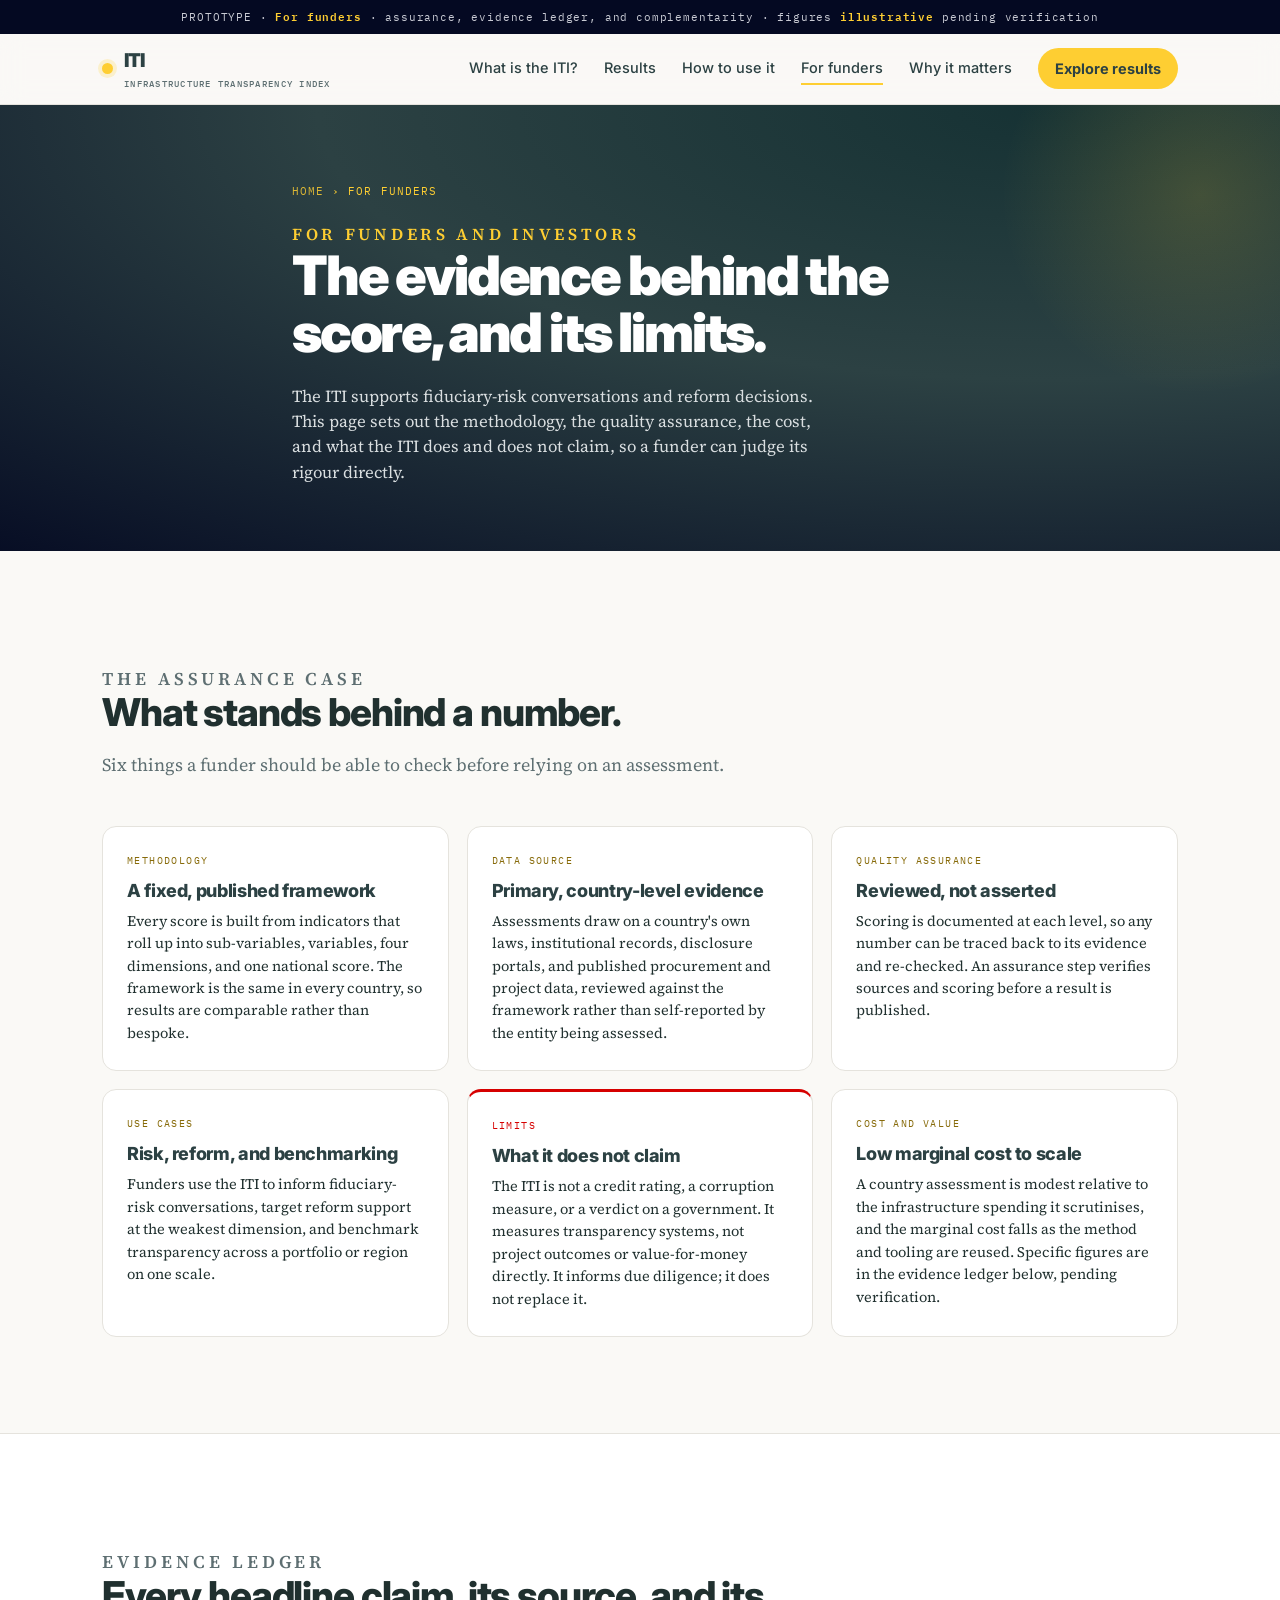
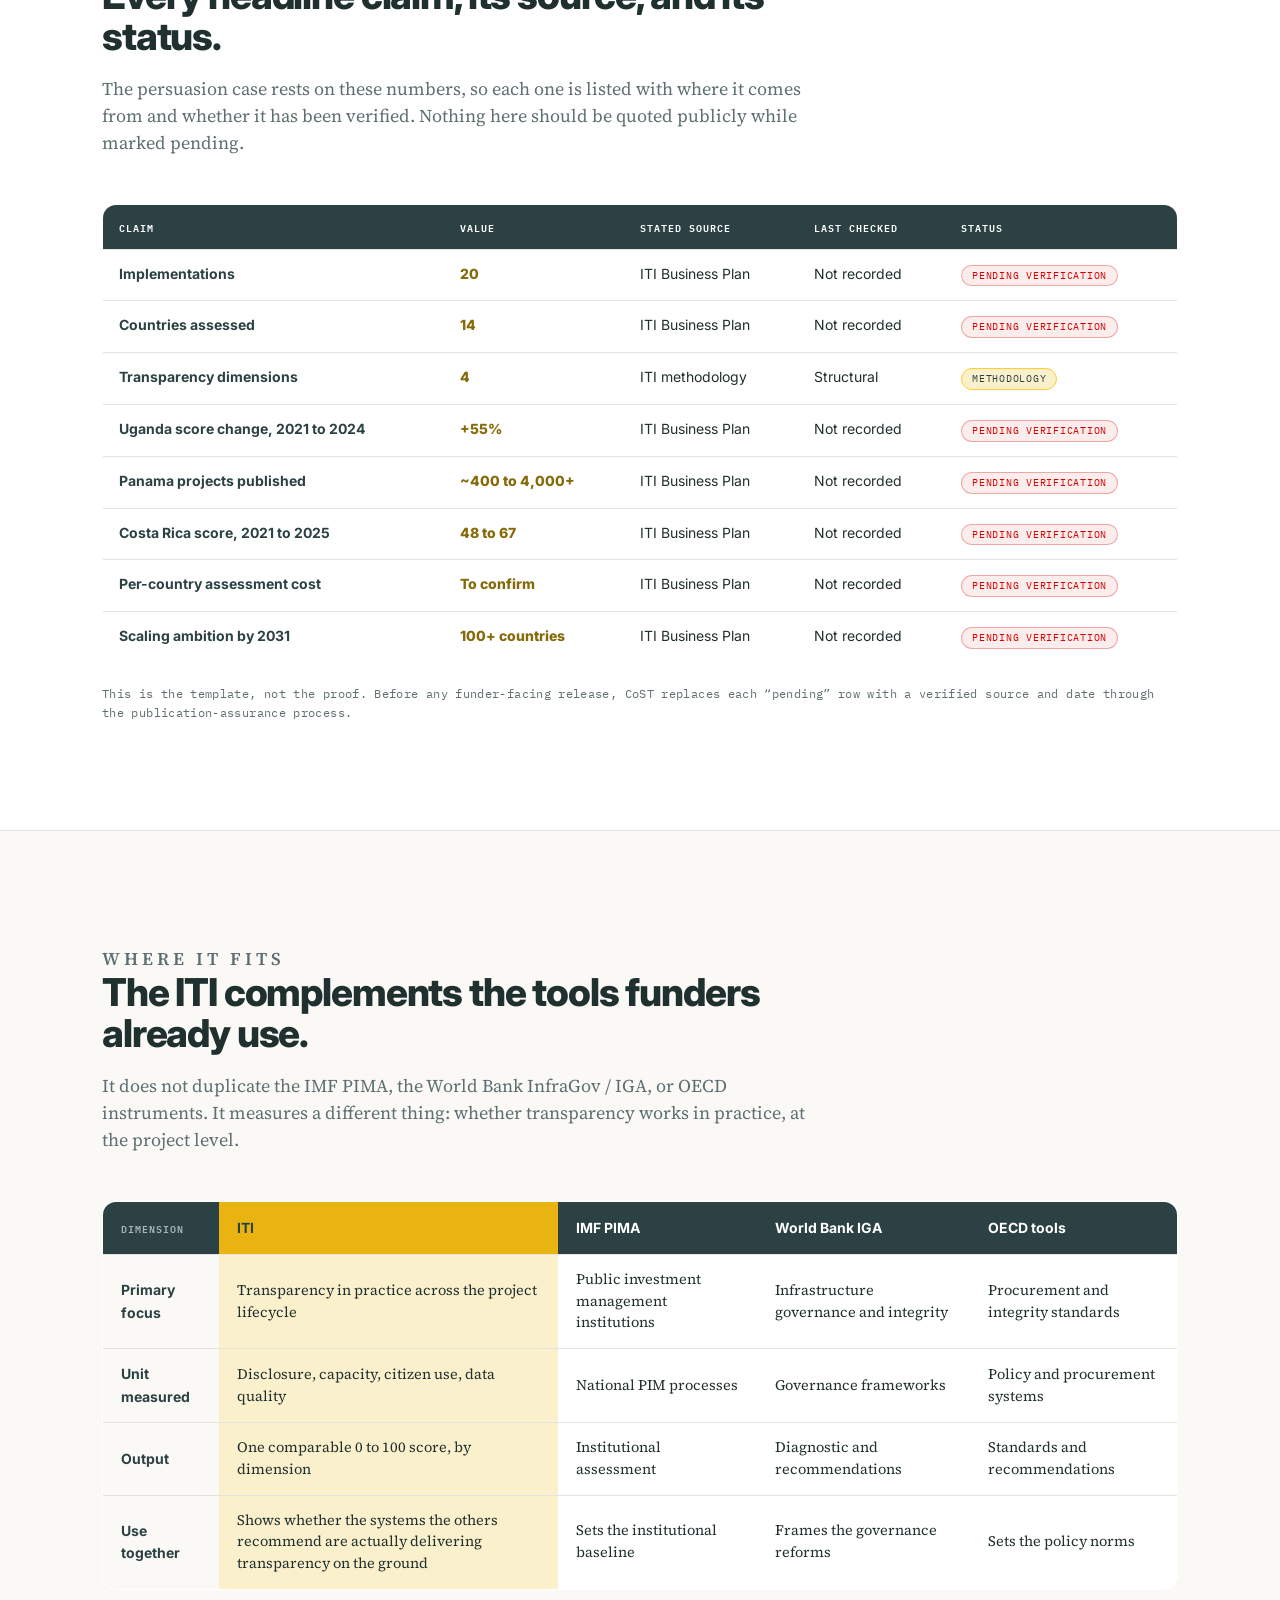
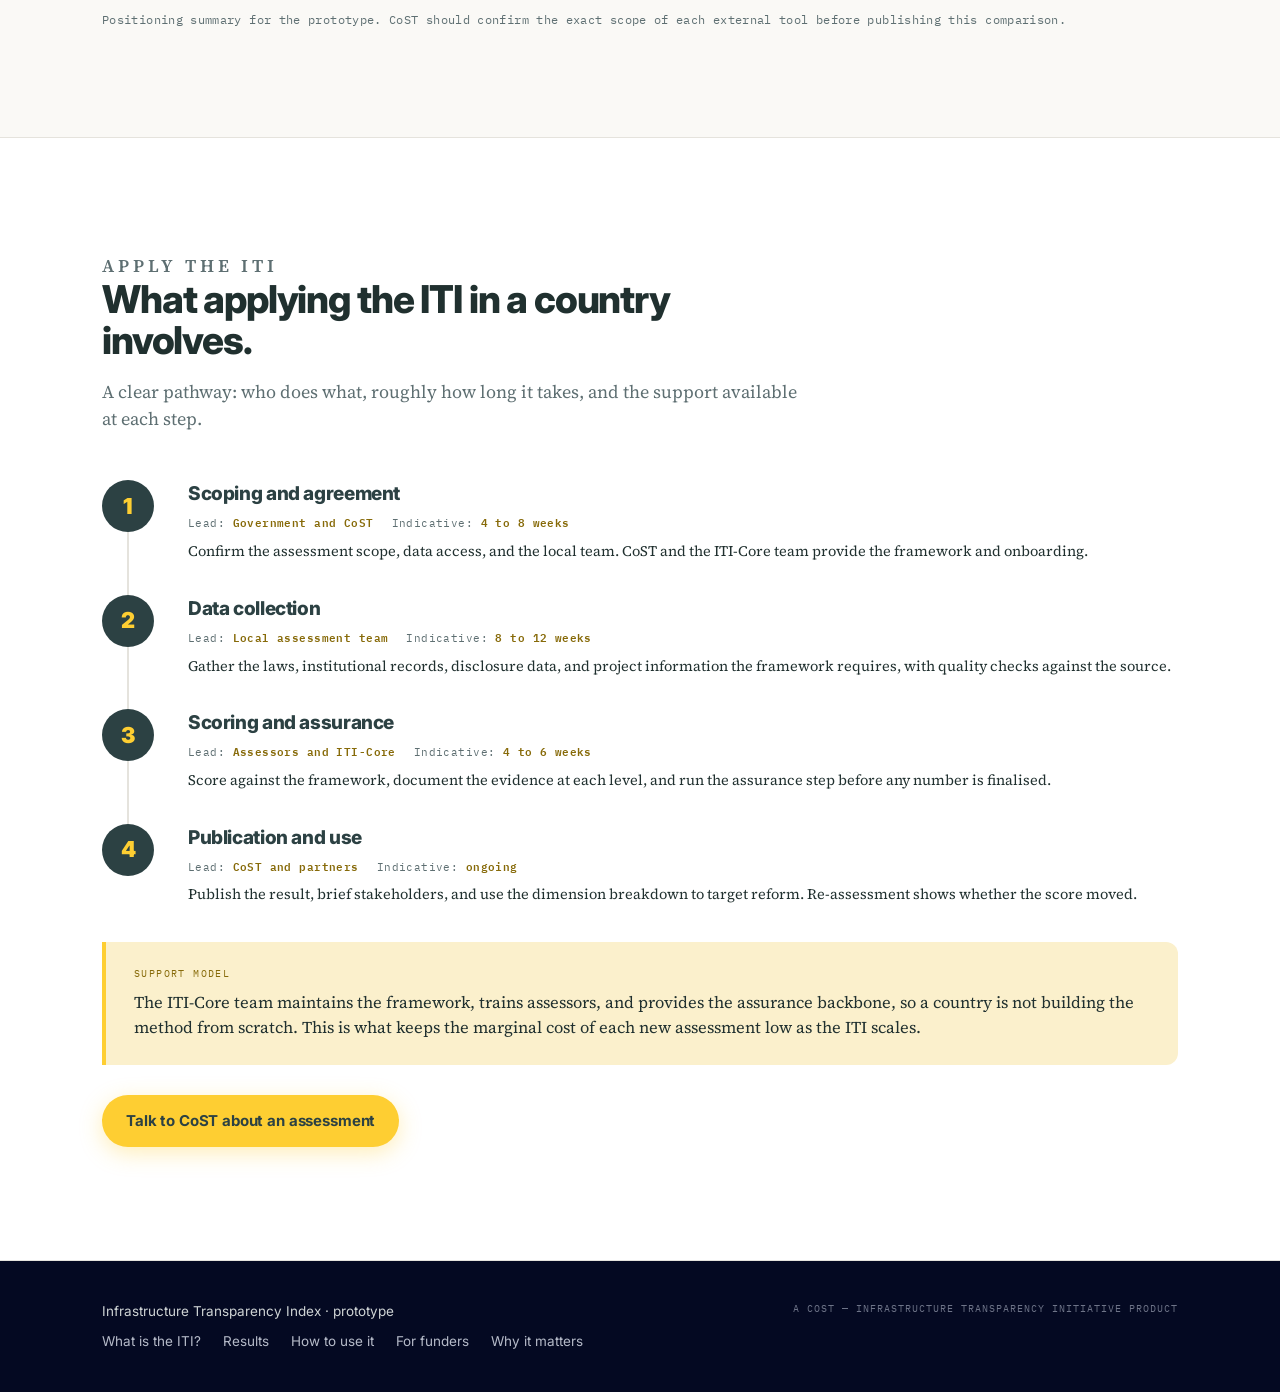
<file: for-funders.html>
<!doctype html>
<html lang="en">
<head>
<meta charset="utf-8">
<link rel="icon" href="assets/favicon.svg" type="image/svg+xml">
<meta name="viewport" content="width=device-width, initial-scale=1">
<title>For funders | Infrastructure Transparency Index prototype</title>
<meta name="description" content="Methodology, quality assurance, limits, cost, evidence, and how the ITI complements PIMA, the World Bank IGA, and OECD tools.">
<link rel="preconnect" href="https://fonts.googleapis.com">
<link rel="preconnect" href="https://fonts.gstatic.com" crossorigin>
<link href="https://fonts.googleapis.com/css2?family=Inter:wght@400;500;600;700;800;900&family=Source+Serif+4:opsz,wght@8..60,400;8..60,500;8..60,600&family=IBM+Plex+Mono:wght@400;500&display=swap" rel="stylesheet">
<link rel="stylesheet" href="assets/iti.css">
</head>
<body>

<div class="ribbon">
  PROTOTYPE &middot; <b>For funders</b> &middot; assurance, evidence ledger, and complementarity &middot; figures <b>illustrative</b> pending verification
</div>

<div class="brandbar">
  <div class="wrap brandbar__inner">
    <a class="brandmark" href="index.html"><span class="dot"></span><span>ITI<small>Infrastructure Transparency Index</small></span></a>
    <button class="navtoggle" aria-label="Menu">&#9776;</button>
    <nav class="navlinks">
      <a href="what-is-iti.html">What is the ITI?</a>
      <a href="results.html">Results</a>
      <a href="how-to-use.html">How to use it</a>
      <a href="for-funders.html">For funders</a>
      <a href="why-it-matters.html">Why it matters</a>
      <a class="btn-sm" href="results.html">Explore results</a>
    </nav>
  </div>
</div>

<header class="pagehero">
  <div class="wrap-narrow">
    <div class="crumbs"><a href="index.html">Home</a> &rsaquo; For funders</div>
    <p class="eyebrow">For funders and investors</p>
    <h1>The evidence behind the score, and its limits.</h1>
    <p>The ITI supports fiduciary-risk conversations and reform decisions. This page sets out the methodology, the quality assurance, the cost, and what the ITI does and does not claim, so a funder can judge its rigour directly.</p>
  </div>
</header>

<!-- proof block: methodology, data, QA, use, limits, cost -->
<section class="block">
  <div class="wrap">
    <div class="sec-head"><p class="eyebrow">The assurance case</p><h2>What stands behind a number.</h2><p>Six things a funder should be able to check before relying on an assessment.</p></div>
    <div class="proofgrid">
      <div class="proofcard">
        <div class="k">Methodology</div>
        <h3>A fixed, published framework</h3>
        <p>Every score is built from indicators that roll up into sub-variables, variables, four dimensions, and one national score. The framework is the same in every country, so results are comparable rather than bespoke.</p>
      </div>
      <div class="proofcard">
        <div class="k">Data source</div>
        <h3>Primary, country-level evidence</h3>
        <p>Assessments draw on a country's own laws, institutional records, disclosure portals, and published procurement and project data, reviewed against the framework rather than self-reported by the entity being assessed.</p>
      </div>
      <div class="proofcard">
        <div class="k">Quality assurance</div>
        <h3>Reviewed, not asserted</h3>
        <p>Scoring is documented at each level, so any number can be traced back to its evidence and re-checked. An assurance step verifies sources and scoring before a result is published.</p>
      </div>
      <div class="proofcard">
        <div class="k">Use cases</div>
        <h3>Risk, reform, and benchmarking</h3>
        <p>Funders use the ITI to inform fiduciary-risk conversations, target reform support at the weakest dimension, and benchmark transparency across a portfolio or region on one scale.</p>
      </div>
      <div class="proofcard limit">
        <div class="k">Limits</div>
        <h3>What it does not claim</h3>
        <p>The ITI is not a credit rating, a corruption measure, or a verdict on a government. It measures transparency systems, not project outcomes or value-for-money directly. It informs due diligence; it does not replace it.</p>
      </div>
      <div class="proofcard">
        <div class="k">Cost and value</div>
        <h3>Low marginal cost to scale</h3>
        <p>A country assessment is modest relative to the infrastructure spending it scrutinises, and the marginal cost falls as the method and tooling are reused. Specific figures are in the evidence ledger below, pending verification.</p>
      </div>
    </div>
  </div>
</section>

<!-- evidence ledger -->
<section class="block alt">
  <div class="wrap">
    <div class="sec-head"><p class="eyebrow">Evidence ledger</p><h2>Every headline claim, its source, and its status.</h2><p>The persuasion case rests on these numbers, so each one is listed with where it comes from and whether it has been verified. Nothing here should be quoted publicly while marked pending.</p></div>
    <div class="ledger-scroll">
      <table class="ledger">
        <thead>
          <tr><th scope="col">Claim</th><th scope="col">Value</th><th scope="col">Stated source</th><th scope="col">Last checked</th><th scope="col">Status</th></tr>
        </thead>
        <tbody>
          <tr><td class="claim">Implementations</td><td class="num">20</td><td>ITI Business Plan</td><td>Not recorded</td><td><span class="status pending">Pending verification</span></td></tr>
          <tr><td class="claim">Countries assessed</td><td class="num">14</td><td>ITI Business Plan</td><td>Not recorded</td><td><span class="status pending">Pending verification</span></td></tr>
          <tr><td class="claim">Transparency dimensions</td><td class="num">4</td><td>ITI methodology</td><td>Structural</td><td><span class="status verified">Methodology</span></td></tr>
          <tr><td class="claim">Uganda score change, 2021 to 2024</td><td class="num">+55%</td><td>ITI Business Plan</td><td>Not recorded</td><td><span class="status pending">Pending verification</span></td></tr>
          <tr><td class="claim">Panama projects published</td><td class="num">~400 to 4,000+</td><td>ITI Business Plan</td><td>Not recorded</td><td><span class="status pending">Pending verification</span></td></tr>
          <tr><td class="claim">Costa Rica score, 2021 to 2025</td><td class="num">48 to 67</td><td>ITI Business Plan</td><td>Not recorded</td><td><span class="status pending">Pending verification</span></td></tr>
          <tr><td class="claim">Per-country assessment cost</td><td class="num">To confirm</td><td>ITI Business Plan</td><td>Not recorded</td><td><span class="status pending">Pending verification</span></td></tr>
          <tr><td class="claim">Scaling ambition by 2031</td><td class="num">100+ countries</td><td>ITI Business Plan</td><td>Not recorded</td><td><span class="status pending">Pending verification</span></td></tr>
        </tbody>
      </table>
    </div>
    <p class="illus-note">This is the template, not the proof. Before any funder-facing release, CoST replaces each &ldquo;pending&rdquo; row with a verified source and date through the publication-assurance process.</p>
  </div>
</section>

<!-- complementarity -->
<section class="block">
  <div class="wrap">
    <div class="sec-head"><p class="eyebrow">Where it fits</p><h2>The ITI complements the tools funders already use.</h2><p>It does not duplicate the IMF PIMA, the World Bank InfraGov / IGA, or OECD instruments. It measures a different thing: whether transparency works in practice, at the project level.</p></div>
    <div class="compare-scroll">
      <table class="compare">
        <thead>
          <tr><th scope="col">Dimension</th><th scope="col" class="iti-col">ITI</th><th scope="col">IMF PIMA</th><th scope="col">World Bank IGA</th><th scope="col">OECD tools</th></tr>
        </thead>
        <tbody>
          <tr><th scope="row">Primary focus</th><td class="iti-col">Transparency in practice across the project lifecycle</td><td>Public investment management institutions</td><td>Infrastructure governance and integrity</td><td>Procurement and integrity standards</td></tr>
          <tr><th scope="row">Unit measured</th><td class="iti-col">Disclosure, capacity, citizen use, data quality</td><td>National PIM processes</td><td>Governance frameworks</td><td>Policy and procurement systems</td></tr>
          <tr><th scope="row">Output</th><td class="iti-col">One comparable 0 to 100 score, by dimension</td><td>Institutional assessment</td><td>Diagnostic and recommendations</td><td>Standards and recommendations</td></tr>
          <tr><th scope="row">Use together</th><td class="iti-col">Shows whether the systems the others recommend are actually delivering transparency on the ground</td><td>Sets the institutional baseline</td><td>Frames the governance reforms</td><td>Sets the policy norms</td></tr>
        </tbody>
      </table>
    </div>
    <p class="illus-note">Positioning summary for the prototype. CoST should confirm the exact scope of each external tool before publishing this comparison.</p>
  </div>
</section>

<!-- apply pathway -->
<section class="block alt" id="apply">
  <div class="wrap">
    <div class="sec-head"><p class="eyebrow">Apply the ITI</p><h2>What applying the ITI in a country involves.</h2><p>A clear pathway: who does what, roughly how long it takes, and the support available at each step.</p></div>
    <div class="pathway">
      <div class="pstep">
        <div class="pstep__body">
          <h3>Scoping and agreement</h3>
          <div class="pstep__meta"><span>Lead: <b>Government and CoST</b></span><span>Indicative: <b>4 to 8 weeks</b></span></div>
          <p>Confirm the assessment scope, data access, and the local team. CoST and the ITI-Core team provide the framework and onboarding.</p>
        </div>
      </div>
      <div class="pstep">
        <div class="pstep__body">
          <h3>Data collection</h3>
          <div class="pstep__meta"><span>Lead: <b>Local assessment team</b></span><span>Indicative: <b>8 to 12 weeks</b></span></div>
          <p>Gather the laws, institutional records, disclosure data, and project information the framework requires, with quality checks against the source.</p>
        </div>
      </div>
      <div class="pstep">
        <div class="pstep__body">
          <h3>Scoring and assurance</h3>
          <div class="pstep__meta"><span>Lead: <b>Assessors and ITI-Core</b></span><span>Indicative: <b>4 to 6 weeks</b></span></div>
          <p>Score against the framework, document the evidence at each level, and run the assurance step before any number is finalised.</p>
        </div>
      </div>
      <div class="pstep">
        <div class="pstep__body">
          <h3>Publication and use</h3>
          <div class="pstep__meta"><span>Lead: <b>CoST and partners</b></span><span>Indicative: <b>ongoing</b></span></div>
          <p>Publish the result, brief stakeholders, and use the dimension breakdown to target reform. Re-assessment shows whether the score moved.</p>
        </div>
      </div>
    </div>
    <div class="callout" style="margin-top:36px;">
      <div class="k">Support model</div>
      <p>The ITI-Core team maintains the framework, trains assessors, and provides the assurance backbone, so a country is not building the method from scratch. This is what keeps the marginal cost of each new assessment low as the ITI scales.</p>
    </div>
    <p style="margin-top:26px;"><a class="btn btn-gold" href="#" data-open="ov-contact">Talk to CoST about an assessment</a></p>
  </div>
</section>

<footer>
  <div class="wrap">
    <div>
      <div style="color:#CFD4D5;margin-bottom:8px;">Infrastructure Transparency Index &middot; prototype</div>
      <nav class="fnav">
        <a href="what-is-iti.html">What is the ITI?</a>
        <a href="results.html">Results</a>
        <a href="how-to-use.html">How to use it</a>
        <a href="for-funders.html">For funders</a>
        <a href="why-it-matters.html">Why it matters</a>
      </nav>
    </div>
    <div class="endorse">A CoST &mdash; Infrastructure Transparency Initiative product</div>
  </div>
</footer>

<div class="overlay" id="ov-contact">
  <div class="modal">
    <div class="modal__top"><h3>Use the ITI in your country</h3><button class="modal__x" data-close>&times;</button></div>
    <div class="modal__body">
      <p style="margin-top:0;font-size:14.5px;color:var(--muted);">Tell us who you are and we will route you to the right CoST contact.</p>
      <label class="sr-only" for="cf-name">Your name</label>
      <input class="field" id="cf-name" name="name" type="text" autocomplete="name" placeholder="Your name" />
      <label class="sr-only" for="cf-org">Organisation</label>
      <input class="field" id="cf-org" name="organisation" type="text" autocomplete="organization" placeholder="Organisation" />
      <label class="sr-only" for="cf-country">Country</label>
      <input class="field" id="cf-country" name="country" type="text" autocomplete="country-name" placeholder="Country" />
      <a class="btn btn-slate" style="width:100%;margin-top:14px;text-align:center;display:block;" href="mailto:contact@infrastructuretransparency.org?subject=ITI%20enquiry&body=Name%3A%0AOrganisation%3A%0ACountry%3A%0A%0AMy%20enquiry%3A">Open an email to CoST</a>
      <p class="modal__note">Prototype: this opens your email app addressed to CoST. The live site would route the form directly. Confirm the correct CoST address before launch.</p>
    </div>
  </div>
</div>

<script src="assets/iti.js"></script>
</body>
</html>
</file>
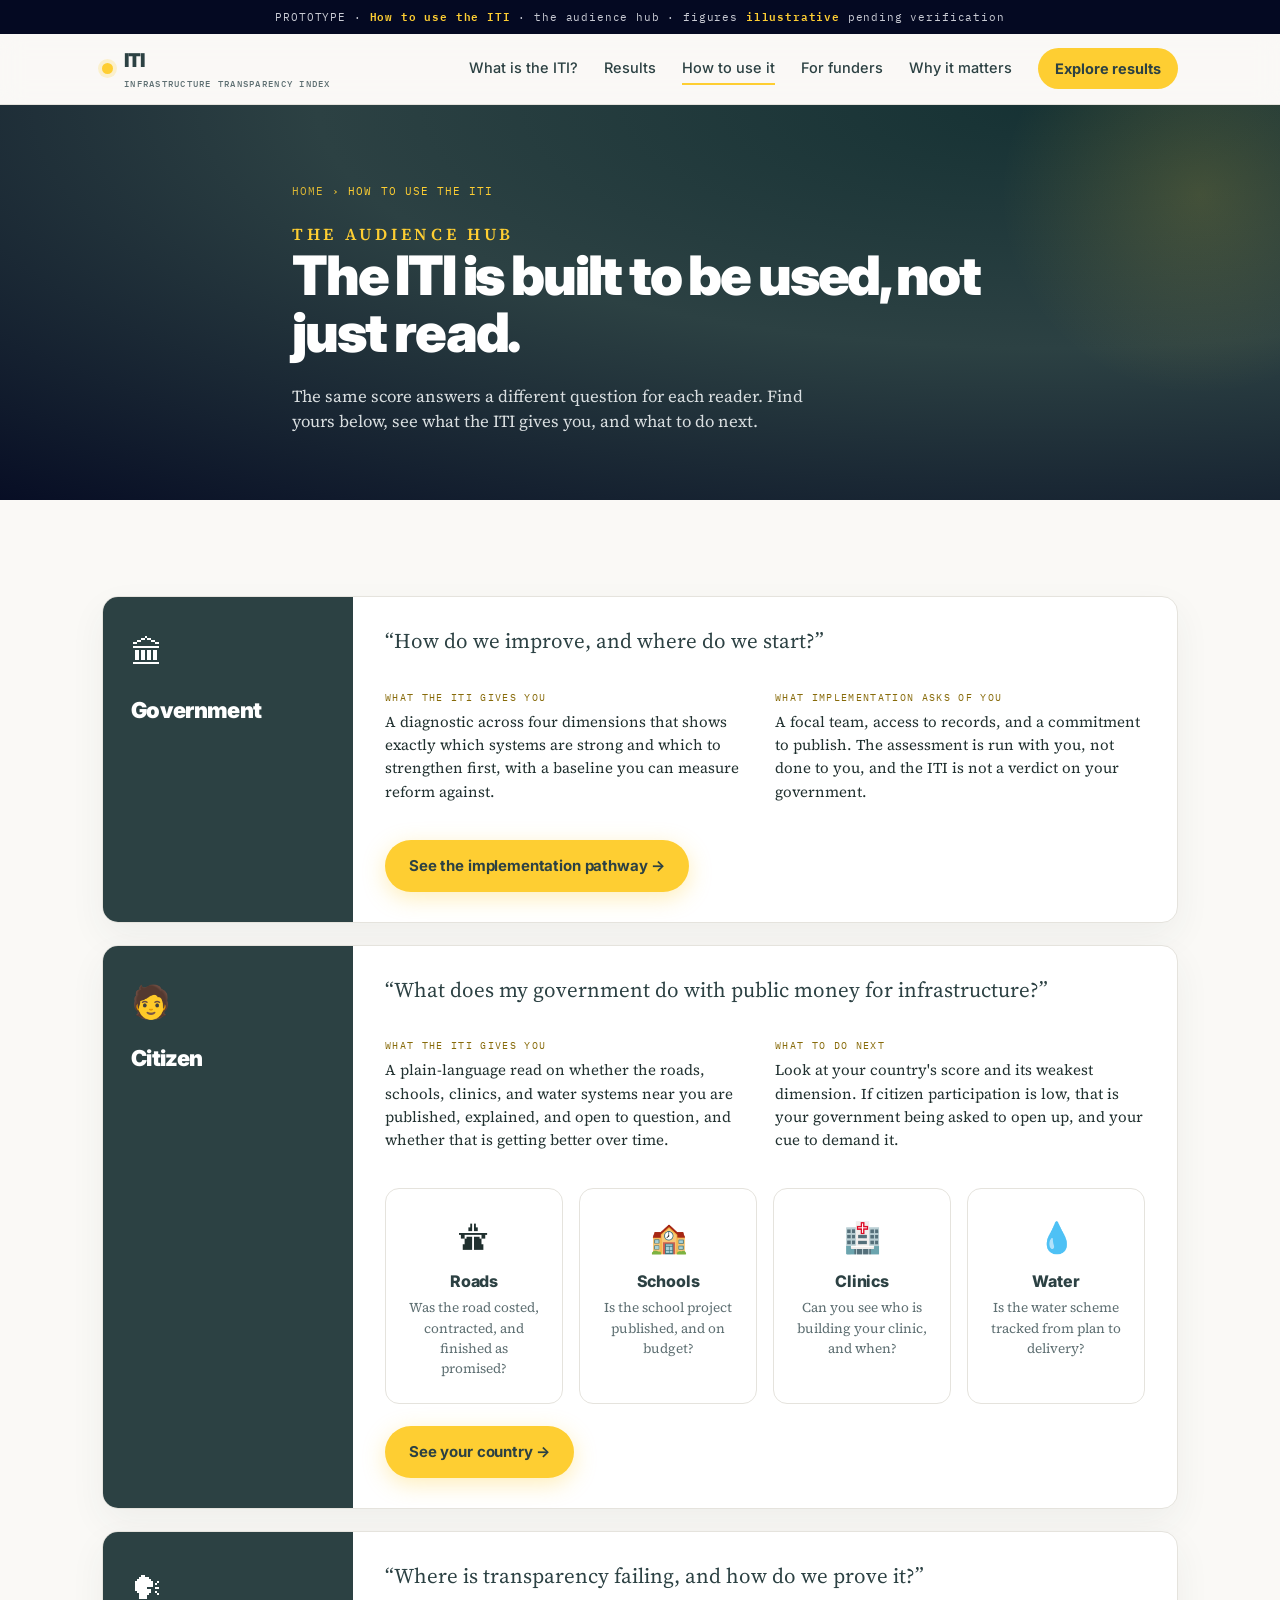
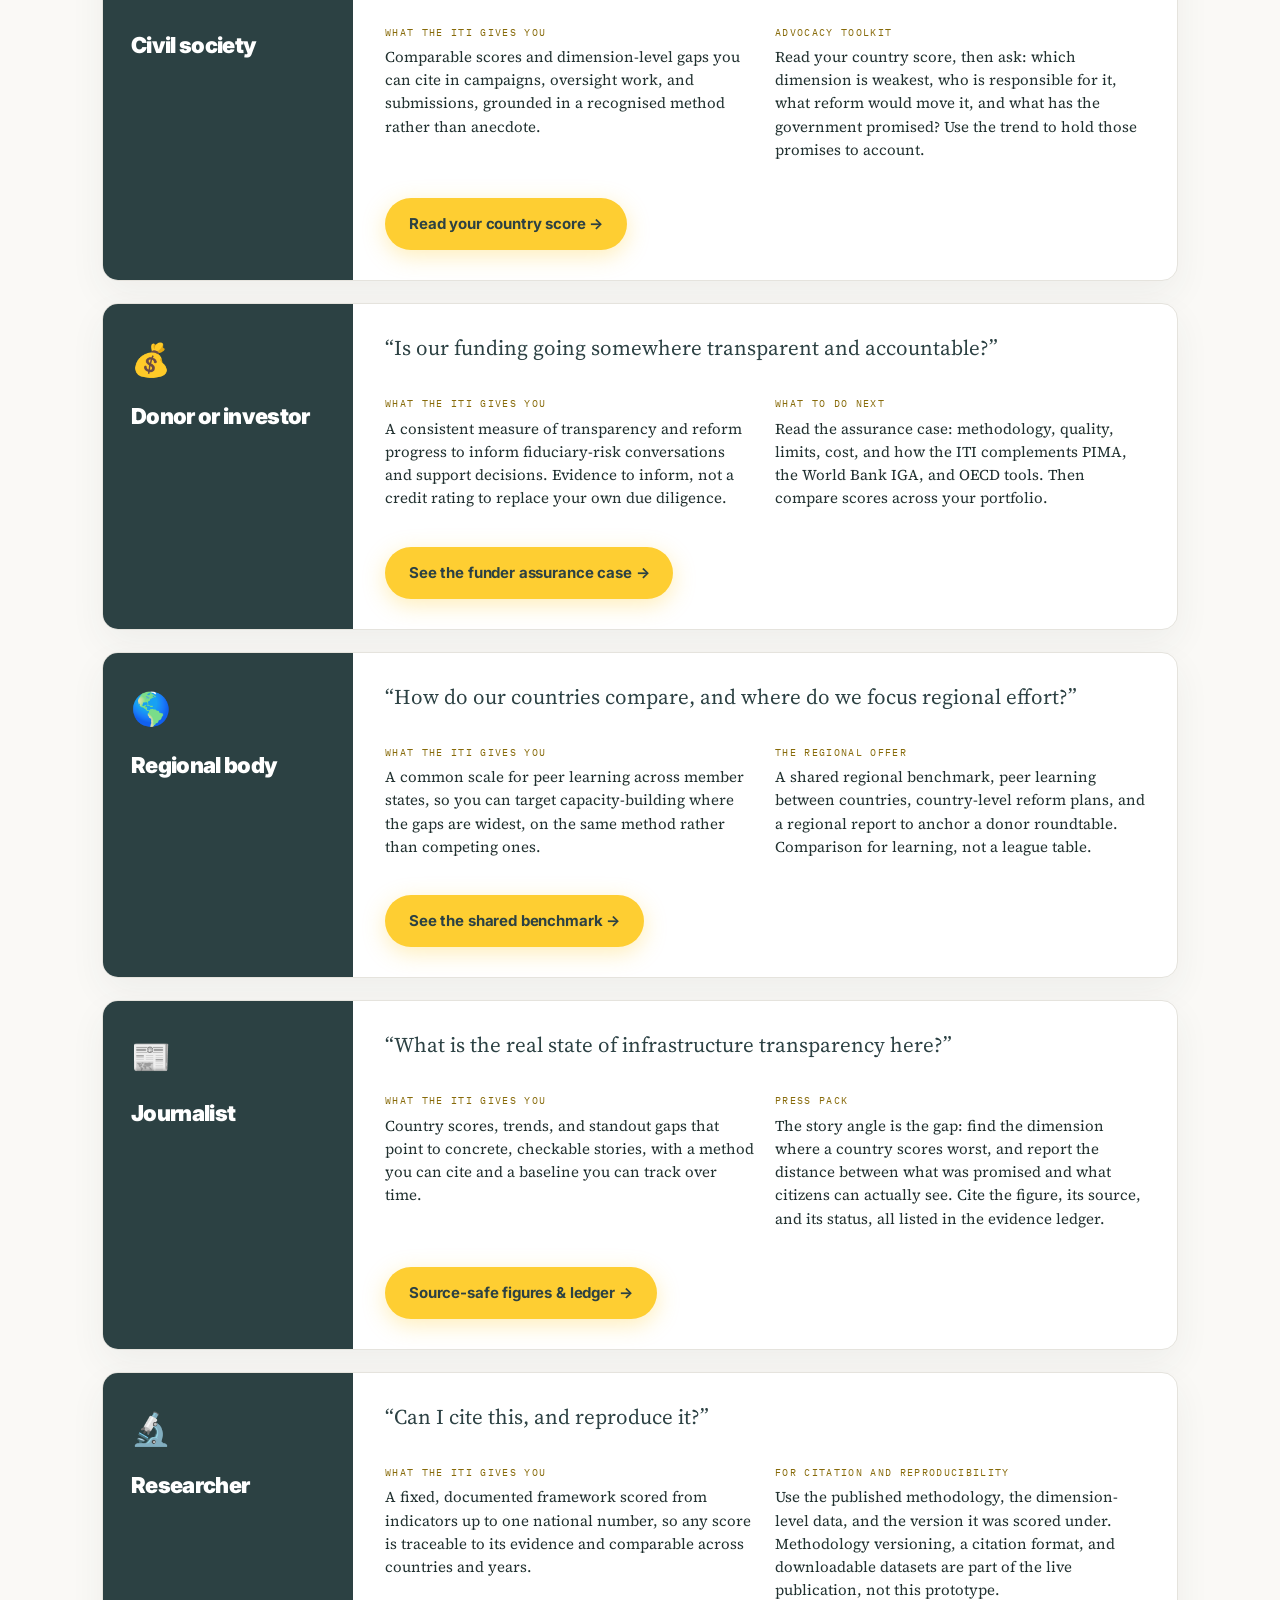
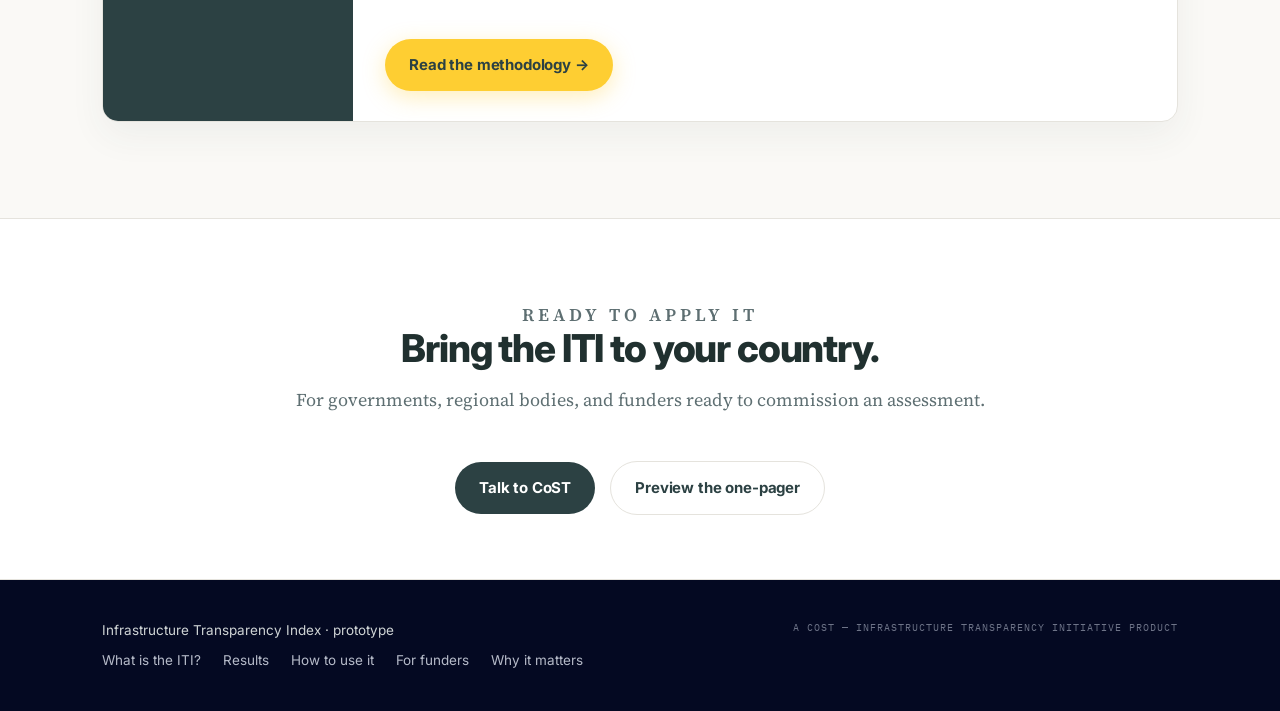
<file: how-to-use.html>
<!doctype html>
<html lang="en">
<head>
<meta charset="utf-8">
<link rel="icon" href="assets/favicon.svg" type="image/svg+xml">
<meta name="viewport" content="width=device-width, initial-scale=1">
<title>How to use the ITI | Infrastructure Transparency Index prototype</title>
<meta name="description" content="What the ITI gives governments, civil society, donors, regional bodies, and journalists, and what to do next.">
<link rel="preconnect" href="https://fonts.googleapis.com">
<link rel="preconnect" href="https://fonts.gstatic.com" crossorigin>
<link href="https://fonts.googleapis.com/css2?family=Inter:wght@400;500;600;700;800;900&family=Source+Serif+4:opsz,wght@8..60,400;8..60,500;8..60,600&family=IBM+Plex+Mono:wght@400;500&display=swap" rel="stylesheet">
<link rel="stylesheet" href="assets/iti.css">
</head>
<body>

<div class="ribbon">
  PROTOTYPE &middot; <b>How to use the ITI</b> &middot; the audience hub &middot; figures <b>illustrative</b> pending verification
</div>

<div class="brandbar">
  <div class="wrap brandbar__inner">
    <a class="brandmark" href="index.html"><span class="dot"></span><span>ITI<small>Infrastructure Transparency Index</small></span></a>
    <button class="navtoggle" aria-label="Menu">&#9776;</button>
    <nav class="navlinks">
      <a href="what-is-iti.html">What is the ITI?</a>
      <a href="results.html">Results</a>
      <a href="how-to-use.html">How to use it</a>
      <a href="for-funders.html">For funders</a>
      <a href="why-it-matters.html">Why it matters</a>
      <a class="btn-sm" href="results.html">Explore results</a>
    </nav>
  </div>
</div>

<header class="pagehero">
  <div class="wrap-narrow">
    <div class="crumbs"><a href="index.html">Home</a> &rsaquo; How to use the ITI</div>
    <p class="eyebrow">The audience hub</p>
    <h1>The ITI is built to be used, not just read.</h1>
    <p>The same score answers a different question for each reader. Find yours below, see what the ITI gives you, and what to do next.</p>
  </div>
</header>

<section class="block">
  <div class="wrap">
    <div class="audfull">

      <div class="audrow" id="government" data-reveal>
        <div class="audrow__id"><span class="ic">&#127963;</span><div class="who">Government</div></div>
        <div class="audrow__body">
          <div class="q">&ldquo;How do we improve, and where do we start?&rdquo;</div>
          <div class="grid">
            <dl><dt>What the ITI gives you</dt><dd>A diagnostic across four dimensions that shows exactly which systems are strong and which to strengthen first, with a baseline you can measure reform against.</dd></dl>
            <dl><dt>What implementation asks of you</dt><dd>A focal team, access to records, and a commitment to publish. The assessment is run with you, not done to you, and the ITI is not a verdict on your government.</dd></dl>
          </div>
          <a class="btn btn-gold" href="for-funders.html#apply">See the implementation pathway &rarr;</a>
        </div>
      </div>

      <div class="audrow" id="citizen" data-reveal>
        <div class="audrow__id"><span class="ic">&#129489;</span><div class="who">Citizen</div></div>
        <div class="audrow__body">
          <div class="q">&ldquo;What does my government do with public money for infrastructure?&rdquo;</div>
          <div class="grid">
            <dl><dt>What the ITI gives you</dt><dd>A plain-language read on whether the roads, schools, clinics, and water systems near you are published, explained, and open to question, and whether that is getting better over time.</dd></dl>
            <dl><dt>What to do next</dt><dd>Look at your country's score and its weakest dimension. If citizen participation is low, that is your government being asked to open up, and your cue to demand it.</dd></dl>
          </div>
          <div class="publicgrid">
            <div class="publiccard"><span class="ic">&#128739;</span><h3>Roads</h3><p>Was the road costed, contracted, and finished as promised?</p></div>
            <div class="publiccard"><span class="ic">&#127979;</span><h3>Schools</h3><p>Is the school project published, and on budget?</p></div>
            <div class="publiccard"><span class="ic">&#127973;</span><h3>Clinics</h3><p>Can you see who is building your clinic, and when?</p></div>
            <div class="publiccard"><span class="ic">&#128167;</span><h3>Water</h3><p>Is the water scheme tracked from plan to delivery?</p></div>
          </div>
          <a class="btn btn-gold" style="margin-top:22px;" href="results.html">See your country &rarr;</a>
        </div>
      </div>

      <div class="audrow" id="civil-society" data-reveal>
        <div class="audrow__id"><span class="ic">&#128483;</span><div class="who">Civil society</div></div>
        <div class="audrow__body">
          <div class="q">&ldquo;Where is transparency failing, and how do we prove it?&rdquo;</div>
          <div class="grid">
            <dl><dt>What the ITI gives you</dt><dd>Comparable scores and dimension-level gaps you can cite in campaigns, oversight work, and submissions, grounded in a recognised method rather than anecdote.</dd></dl>
            <dl><dt>Advocacy toolkit</dt><dd>Read your country score, then ask: which dimension is weakest, who is responsible for it, what reform would move it, and what has the government promised? Use the trend to hold those promises to account.</dd></dl>
          </div>
          <a class="btn btn-gold" href="results.html">Read your country score &rarr;</a>
        </div>
      </div>

      <div class="audrow" id="donor" data-reveal>
        <div class="audrow__id"><span class="ic">&#128176;</span><div class="who">Donor or investor</div></div>
        <div class="audrow__body">
          <div class="q">&ldquo;Is our funding going somewhere transparent and accountable?&rdquo;</div>
          <div class="grid">
            <dl><dt>What the ITI gives you</dt><dd>A consistent measure of transparency and reform progress to inform fiduciary-risk conversations and support decisions. Evidence to inform, not a credit rating to replace your own due diligence.</dd></dl>
            <dl><dt>What to do next</dt><dd>Read the assurance case: methodology, quality, limits, cost, and how the ITI complements PIMA, the World Bank IGA, and OECD tools. Then compare scores across your portfolio.</dd></dl>
          </div>
          <a class="btn btn-gold" href="for-funders.html">See the funder assurance case &rarr;</a>
        </div>
      </div>

      <div class="audrow" id="regional" data-reveal>
        <div class="audrow__id"><span class="ic">&#127758;</span><div class="who">Regional body</div></div>
        <div class="audrow__body">
          <div class="q">&ldquo;How do our countries compare, and where do we focus regional effort?&rdquo;</div>
          <div class="grid">
            <dl><dt>What the ITI gives you</dt><dd>A common scale for peer learning across member states, so you can target capacity-building where the gaps are widest, on the same method rather than competing ones.</dd></dl>
            <dl><dt>The regional offer</dt><dd>A shared regional benchmark, peer learning between countries, country-level reform plans, and a regional report to anchor a donor roundtable. Comparison for learning, not a league table.</dd></dl>
          </div>
          <a class="btn btn-gold" href="results.html">See the shared benchmark &rarr;</a>
        </div>
      </div>

      <div class="audrow" id="journalist" data-reveal>
        <div class="audrow__id"><span class="ic">&#128240;</span><div class="who">Journalist</div></div>
        <div class="audrow__body">
          <div class="q">&ldquo;What is the real state of infrastructure transparency here?&rdquo;</div>
          <div class="grid">
            <dl><dt>What the ITI gives you</dt><dd>Country scores, trends, and standout gaps that point to concrete, checkable stories, with a method you can cite and a baseline you can track over time.</dd></dl>
            <dl><dt>Press pack</dt><dd>The story angle is the gap: find the dimension where a country scores worst, and report the distance between what was promised and what citizens can actually see. Cite the figure, its source, and its status, all listed in the evidence ledger.</dd></dl>
          </div>
          <a class="btn btn-gold" href="for-funders.html">Source-safe figures &amp; ledger &rarr;</a>
        </div>
      </div>

      <div class="audrow" id="researcher" data-reveal>
        <div class="audrow__id"><span class="ic">&#128300;</span><div class="who">Researcher</div></div>
        <div class="audrow__body">
          <div class="q">&ldquo;Can I cite this, and reproduce it?&rdquo;</div>
          <div class="grid">
            <dl><dt>What the ITI gives you</dt><dd>A fixed, documented framework scored from indicators up to one national number, so any score is traceable to its evidence and comparable across countries and years.</dd></dl>
            <dl><dt>For citation and reproducibility</dt><dd>Use the published methodology, the dimension-level data, and the version it was scored under. Methodology versioning, a citation format, and downloadable datasets are part of the live publication, not this prototype.</dd></dl>
          </div>
          <a class="btn btn-gold" href="what-is-iti.html">Read the methodology &rarr;</a>
        </div>
      </div>

    </div>
  </div>
</section>

<section class="block alt tight">
  <div class="wrap">
    <div class="sec-head center"><p class="eyebrow">Ready to apply it</p><h2>Bring the ITI to your country.</h2><p>For governments, regional bodies, and funders ready to commission an assessment.</p></div>
    <div style="text-align:center;">
      <a class="btn btn-slate" href="#" data-open="ov-contact">Talk to CoST</a>
      <a class="btn btn-outline" href="#" data-open="ov-onepager" style="margin-left:10px;">Preview the one-pager</a>
    </div>
  </div>
</section>

<footer>
  <div class="wrap">
    <div>
      <div style="color:#CFD4D5;margin-bottom:8px;">Infrastructure Transparency Index &middot; prototype</div>
      <nav class="fnav">
        <a href="what-is-iti.html">What is the ITI?</a>
        <a href="results.html">Results</a>
        <a href="how-to-use.html">How to use it</a>
      <a href="for-funders.html">For funders</a>
        <a href="why-it-matters.html">Why it matters</a>
      </nav>
    </div>
    <div class="endorse">A CoST &mdash; Infrastructure Transparency Initiative product</div>
  </div>
</footer>

<div class="overlay" id="ov-onepager">
  <div class="modal">
    <div class="modal__top"><h3>ITI one-pager</h3><button class="modal__x" data-close>&times;</button></div>
    <div class="modal__body">
      <div class="onepager-preview">
        <div class="pp-band"></div>
        <div class="pp-h">The ITI: is infrastructure transparency working?</div>
        <div class="pp-line"></div><div class="pp-line"></div><div class="pp-line short"></div>
        <div class="pp-line" style="margin-top:18px;"></div><div class="pp-line short"></div>
      </div>
      <p class="modal__note">Preview only. In the live site this opens the approved PDF, once the figures it carries have passed publication assurance.</p>
    </div>
  </div>
</div>
<div class="overlay" id="ov-contact">
  <div class="modal">
    <div class="modal__top"><h3>Use the ITI in your country</h3><button class="modal__x" data-close>&times;</button></div>
    <div class="modal__body">
      <p style="margin-top:0;font-size:14.5px;color:var(--muted);">Tell us who you are and we will route you to the right CoST contact.</p>
      <label class="sr-only" for="cf-name">Your name</label>
      <input class="field" id="cf-name" name="name" type="text" autocomplete="name" placeholder="Your name" />
      <label class="sr-only" for="cf-org">Organisation</label>
      <input class="field" id="cf-org" name="organisation" type="text" autocomplete="organization" placeholder="Organisation" />
      <label class="sr-only" for="cf-country">Country</label>
      <input class="field" id="cf-country" name="country" type="text" autocomplete="country-name" placeholder="Country" />
      <a class="btn btn-slate" style="width:100%;margin-top:14px;text-align:center;display:block;" href="mailto:contact@infrastructuretransparency.org?subject=ITI%20enquiry&body=Name%3A%0AOrganisation%3A%0ACountry%3A%0A%0AMy%20enquiry%3A">Open an email to CoST</a>
      <p class="modal__note">Prototype: this opens your email app addressed to CoST. The live site would route the form directly. Confirm the correct CoST address before launch.</p>
    </div>
  </div>
</div>

<script src="assets/iti.js"></script>
</body>
</html>
</file>
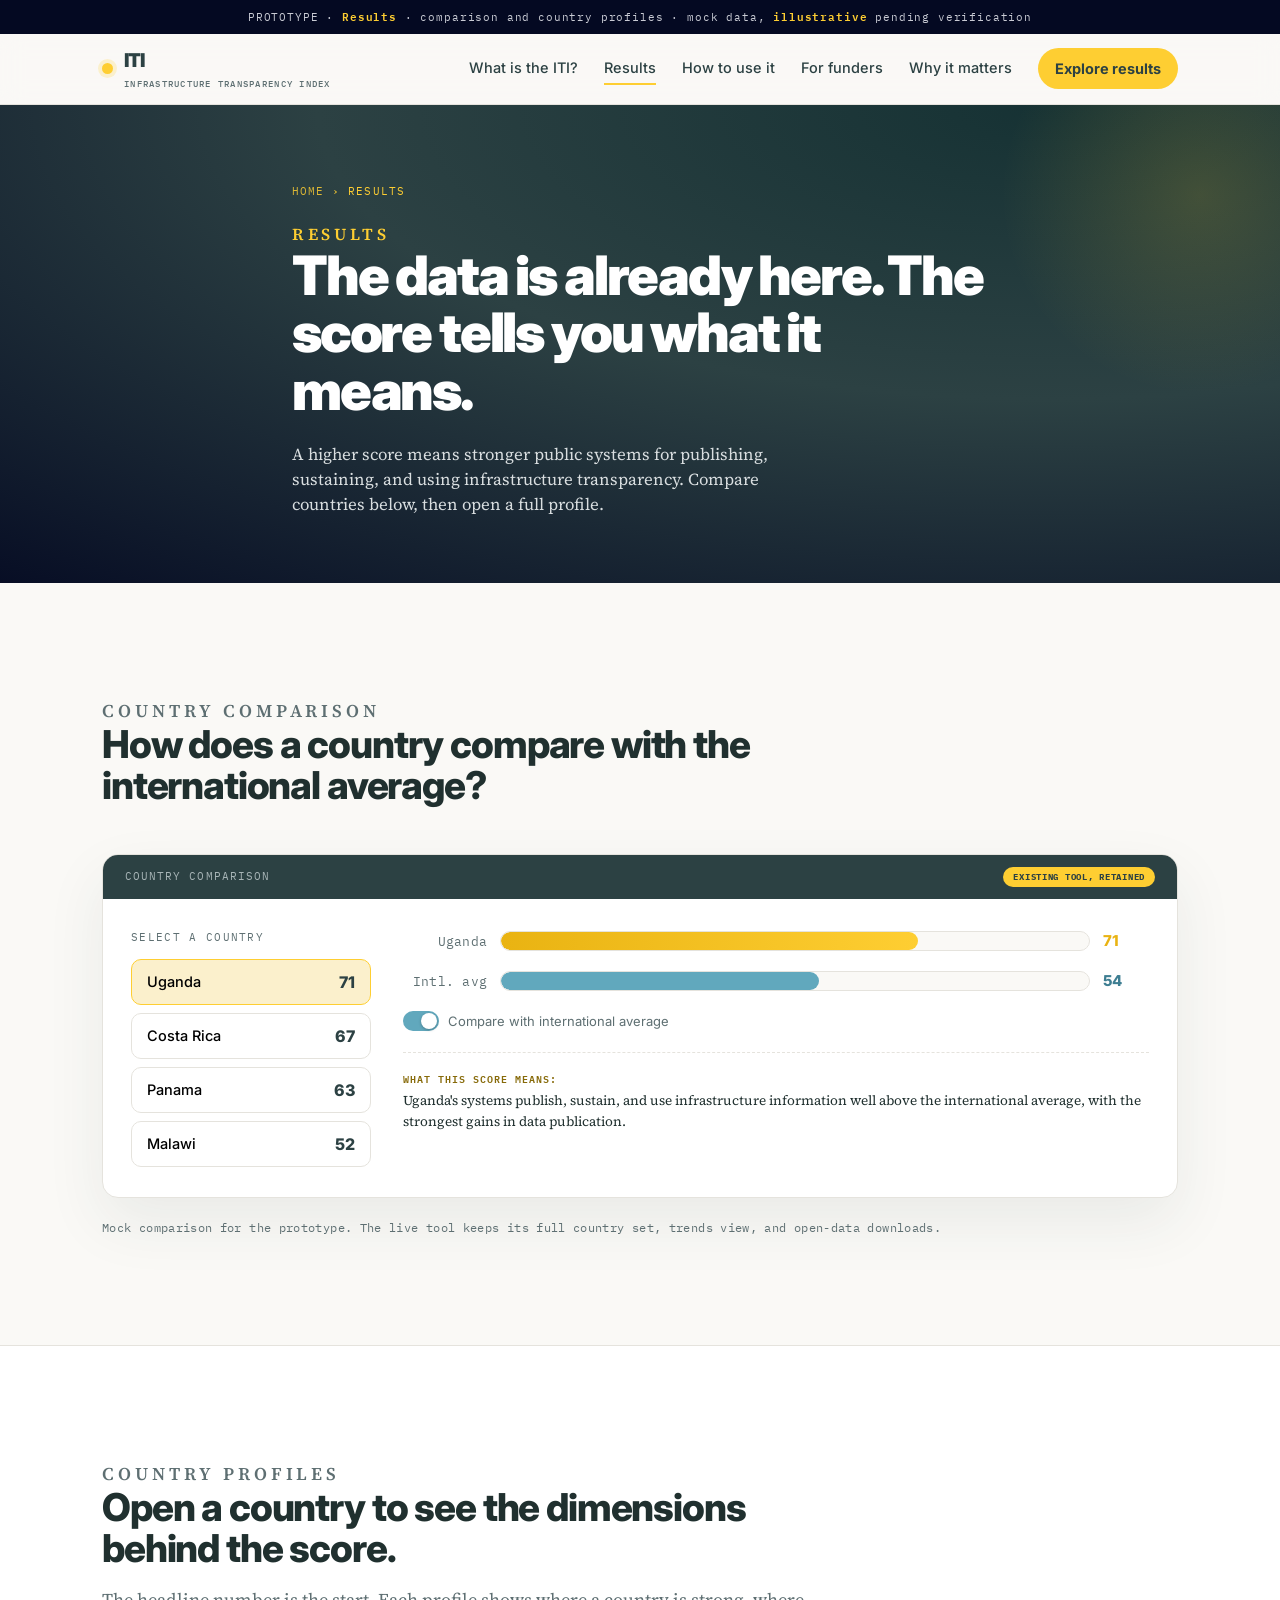
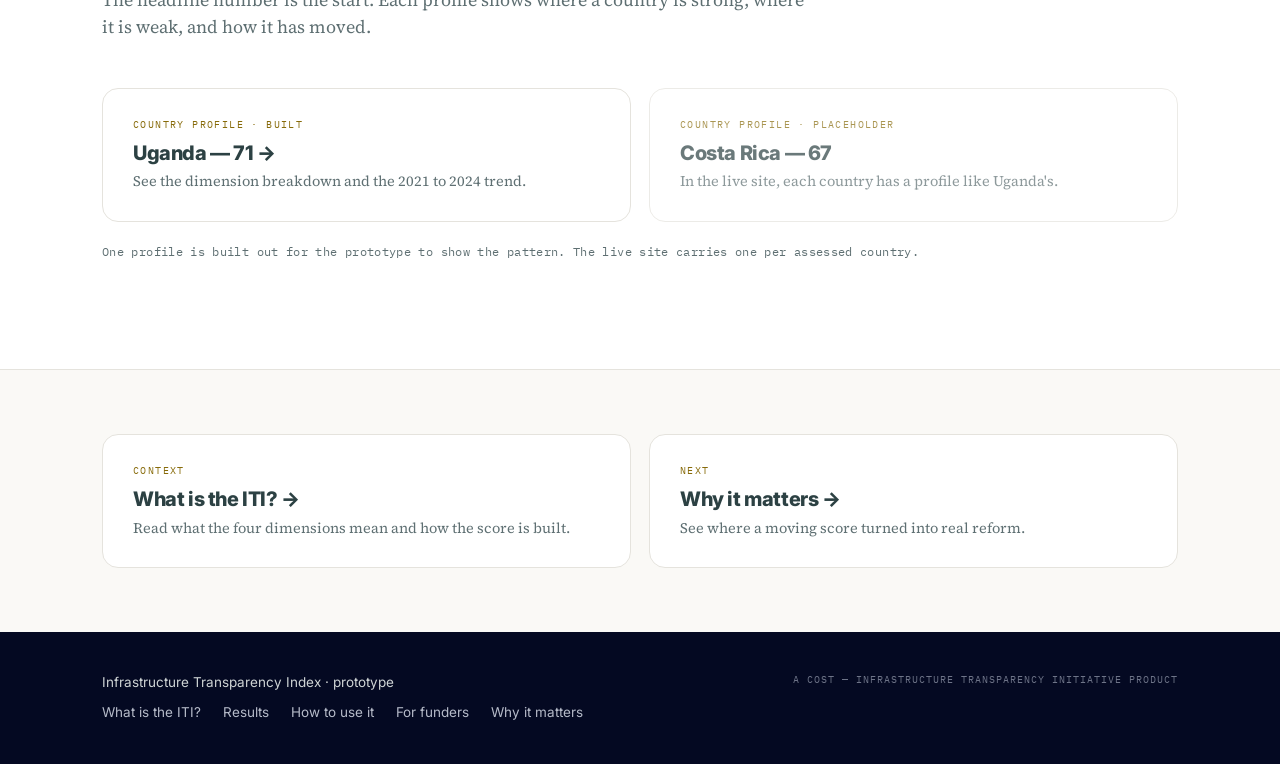
<file: results.html>
<!doctype html>
<html lang="en">
<head>
<meta charset="utf-8">
<link rel="icon" href="assets/favicon.svg" type="image/svg+xml">
<meta name="viewport" content="width=device-width, initial-scale=1">
<title>Results | Infrastructure Transparency Index prototype</title>
<meta name="description" content="Compare country ITI scores against the international average, then open a full country profile.">
<link rel="preconnect" href="https://fonts.googleapis.com">
<link rel="preconnect" href="https://fonts.gstatic.com" crossorigin>
<link href="https://fonts.googleapis.com/css2?family=Inter:wght@400;500;600;700;800;900&family=Source+Serif+4:opsz,wght@8..60,400;8..60,500;8..60,600&family=IBM+Plex+Mono:wght@400;500&display=swap" rel="stylesheet">
<link rel="stylesheet" href="assets/iti.css">
</head>
<body>

<div class="ribbon">
  PROTOTYPE &middot; <b>Results</b> &middot; comparison and country profiles &middot; mock data, <b>illustrative</b> pending verification
</div>

<div class="brandbar">
  <div class="wrap brandbar__inner">
    <a class="brandmark" href="index.html"><span class="dot"></span><span>ITI<small>Infrastructure Transparency Index</small></span></a>
    <button class="navtoggle" aria-label="Menu">&#9776;</button>
    <nav class="navlinks">
      <a href="what-is-iti.html">What is the ITI?</a>
      <a href="results.html">Results</a>
      <a href="how-to-use.html">How to use it</a>
      <a href="for-funders.html">For funders</a>
      <a href="why-it-matters.html">Why it matters</a>
      <a class="btn-sm" href="results.html">Explore results</a>
    </nav>
  </div>
</div>

<header class="pagehero">
  <div class="wrap-narrow">
    <div class="crumbs"><a href="index.html">Home</a> &rsaquo; Results</div>
    <p class="eyebrow">Results</p>
    <h1>The data is already here. The score tells you what it means.</h1>
    <p>A higher score means stronger public systems for publishing, sustaining, and using infrastructure transparency. Compare countries below, then open a full profile.</p>
  </div>
</header>

<section class="block">
  <div class="wrap">
    <div class="sec-head"><p class="eyebrow">Country comparison</p><h2>How does a country compare with the international average?</h2></div>
    <div class="dash">
      <div class="dash__bar"><span>Country comparison</span><span class="tag">existing tool, retained</span></div>
      <div class="dash__body">
        <div>
          <div class="pick">Select a country</div>
          <div class="countrylist" id="clist">
            <button class="cbtn active" data-c="Uganda"  data-score="71"><span>Uganda</span><span class="s">71</span></button>
            <button class="cbtn" data-c="Costa Rica" data-score="67"><span>Costa Rica</span><span class="s">67</span></button>
            <button class="cbtn" data-c="Panama" data-score="63"><span>Panama</span><span class="s">63</span></button>
            <button class="cbtn" data-c="Malawi" data-score="52"><span>Malawi</span><span class="s">52</span></button>
          </div>
        </div>
        <div>
          <div class="chart">
            <div class="barrow">
              <div class="lab" id="cname">Uganda</div>
              <div class="track"><div class="fill country" id="cfill" style="width:71%"></div></div>
              <div class="val" id="cval" style="color:var(--gold-deep)">71</div>
            </div>
            <div class="barrow" id="avgrow">
              <div class="lab">Intl. avg</div>
              <div class="track"><div class="fill avg" id="afill" style="width:54%"></div></div>
              <div class="val" style="color:var(--teal-deep)">54</div>
            </div>
          </div>
          <div class="avgnote" style="margin-top:18px;"><span class="toggle on" id="avgtoggle"><span class="sw"></span> Compare with international average</span></div>
          <div class="tipnote" id="tip"><b>What this score means:</b> Uganda's systems publish, sustain, and use infrastructure information well above the international average, with the strongest gains in data publication.</div>
        </div>
      </div>
    </div>
    <p class="illus-note">Mock comparison for the prototype. The live tool keeps its full country set, trends view, and open-data downloads.</p>
  </div>
</section>

<section class="block alt">
  <div class="wrap">
    <div class="sec-head"><p class="eyebrow">Country profiles</p><h2>Open a country to see the dimensions behind the score.</h2><p>The headline number is the start. Each profile shows where a country is strong, where it is weak, and how it has moved.</p></div>
    <div class="nextstrip">
      <a class="nextcard" href="country-uganda.html"><div class="k">Country profile &middot; built</div><h3>Uganda &mdash; 71 &rarr;</h3><p>See the dimension breakdown and the 2021 to 2024 trend.</p></a>
      <div class="nextcard" style="cursor:default;opacity:.7;"><div class="k">Country profile &middot; placeholder</div><h3>Costa Rica &mdash; 67</h3><p>In the live site, each country has a profile like Uganda's.</p></div>
    </div>
    <p class="illus-note">One profile is built out for the prototype to show the pattern. The live site carries one per assessed country.</p>
  </div>
</section>

<section class="block tight">
  <div class="wrap">
    <div class="nextstrip">
      <a class="nextcard" href="what-is-iti.html"><div class="k">Context</div><h3>What is the ITI? &rarr;</h3><p>Read what the four dimensions mean and how the score is built.</p></a>
      <a class="nextcard" href="why-it-matters.html"><div class="k">Next</div><h3>Why it matters &rarr;</h3><p>See where a moving score turned into real reform.</p></a>
    </div>
  </div>
</section>

<footer>
  <div class="wrap">
    <div>
      <div style="color:#CFD4D5;margin-bottom:8px;">Infrastructure Transparency Index &middot; prototype</div>
      <nav class="fnav">
        <a href="what-is-iti.html">What is the ITI?</a>
        <a href="results.html">Results</a>
        <a href="how-to-use.html">How to use it</a>
      <a href="for-funders.html">For funders</a>
        <a href="why-it-matters.html">Why it matters</a>
      </nav>
    </div>
    <div class="endorse">A CoST &mdash; Infrastructure Transparency Initiative product</div>
  </div>
</footer>

<script src="assets/iti.js"></script>
</body>
</html>
</file>
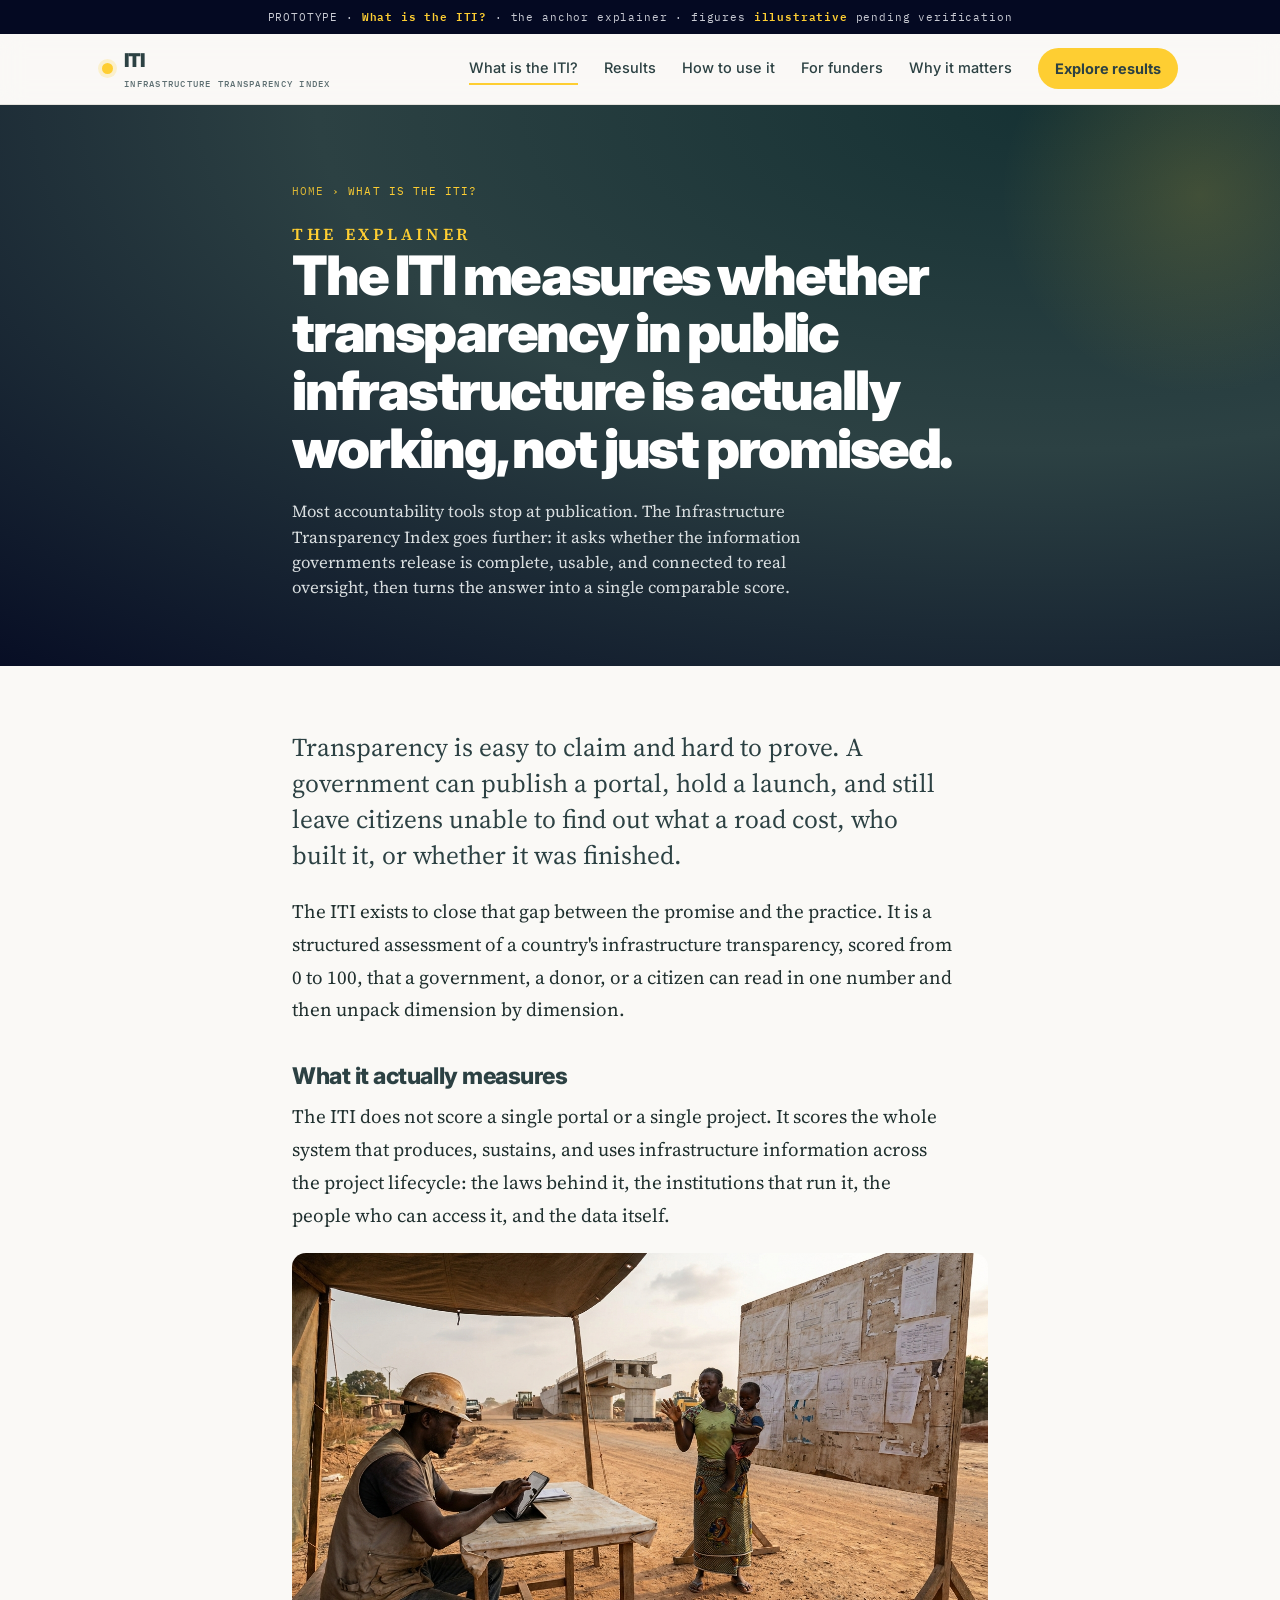
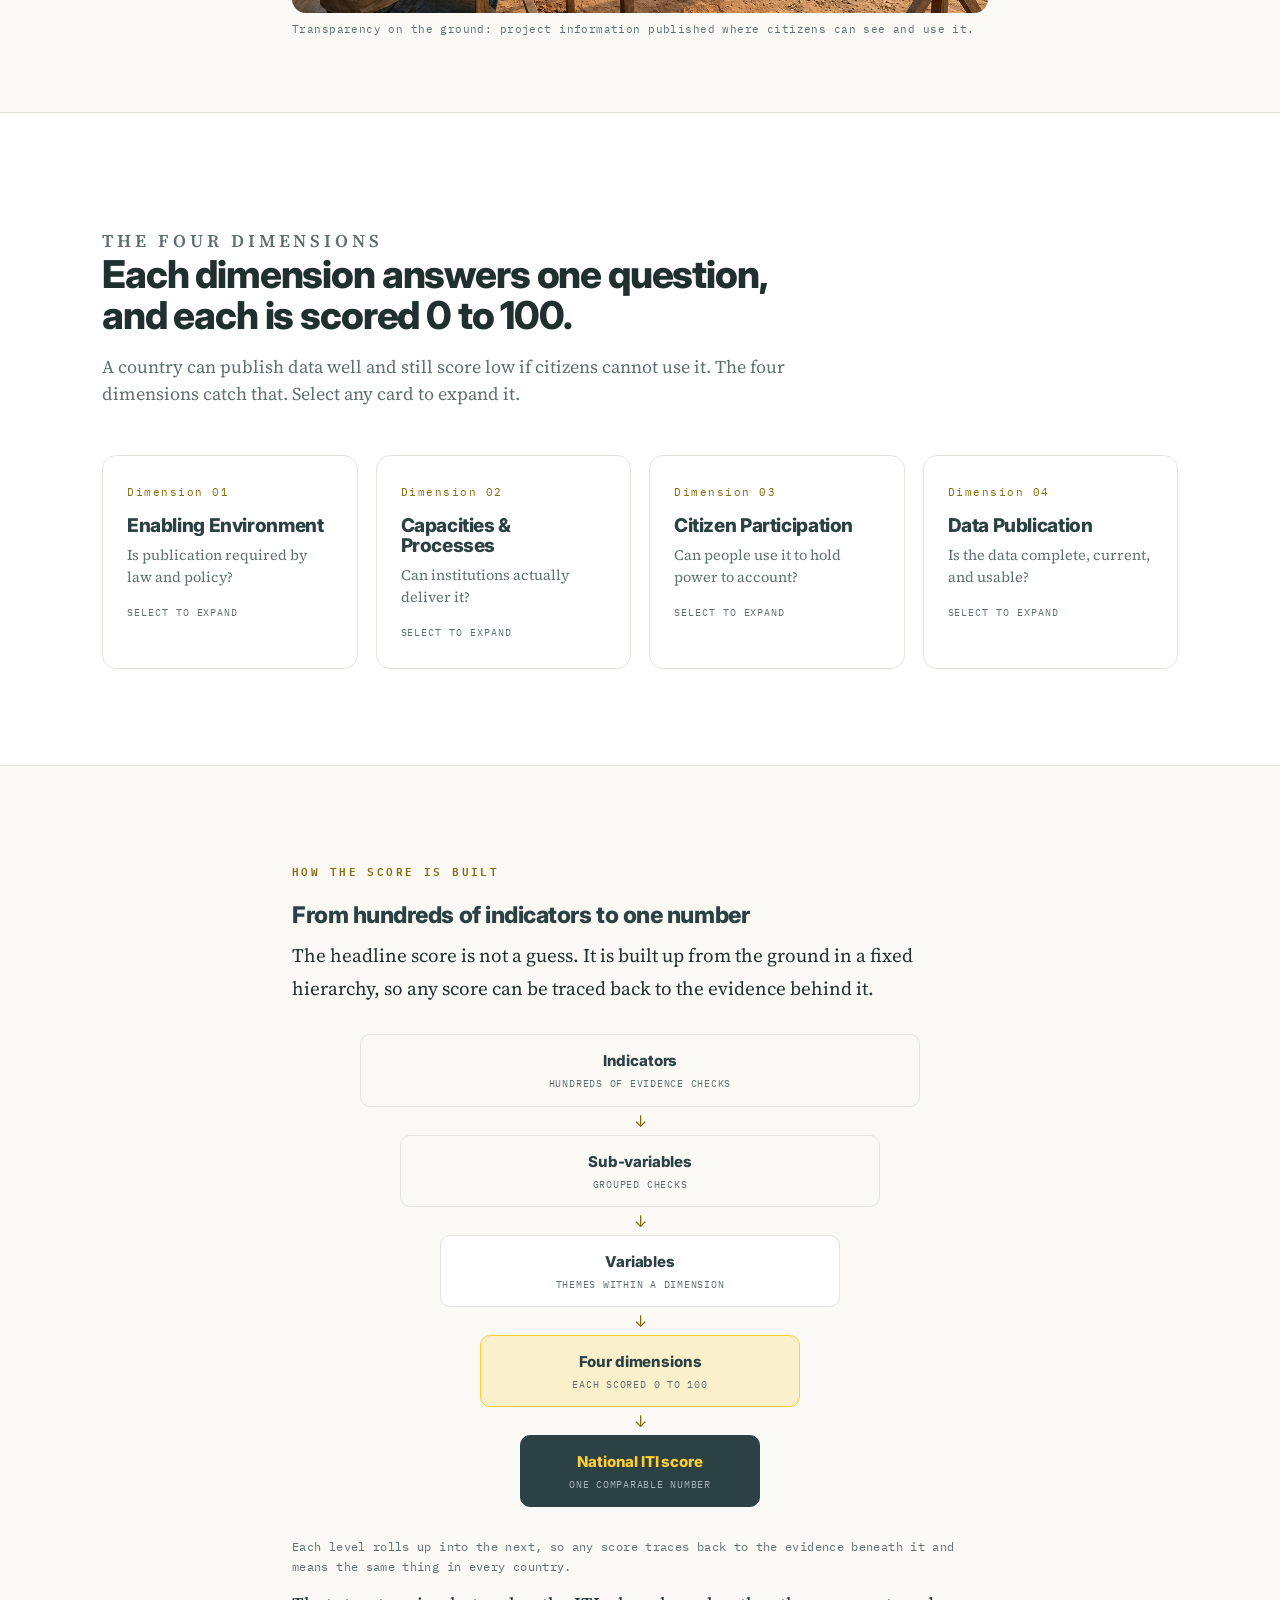
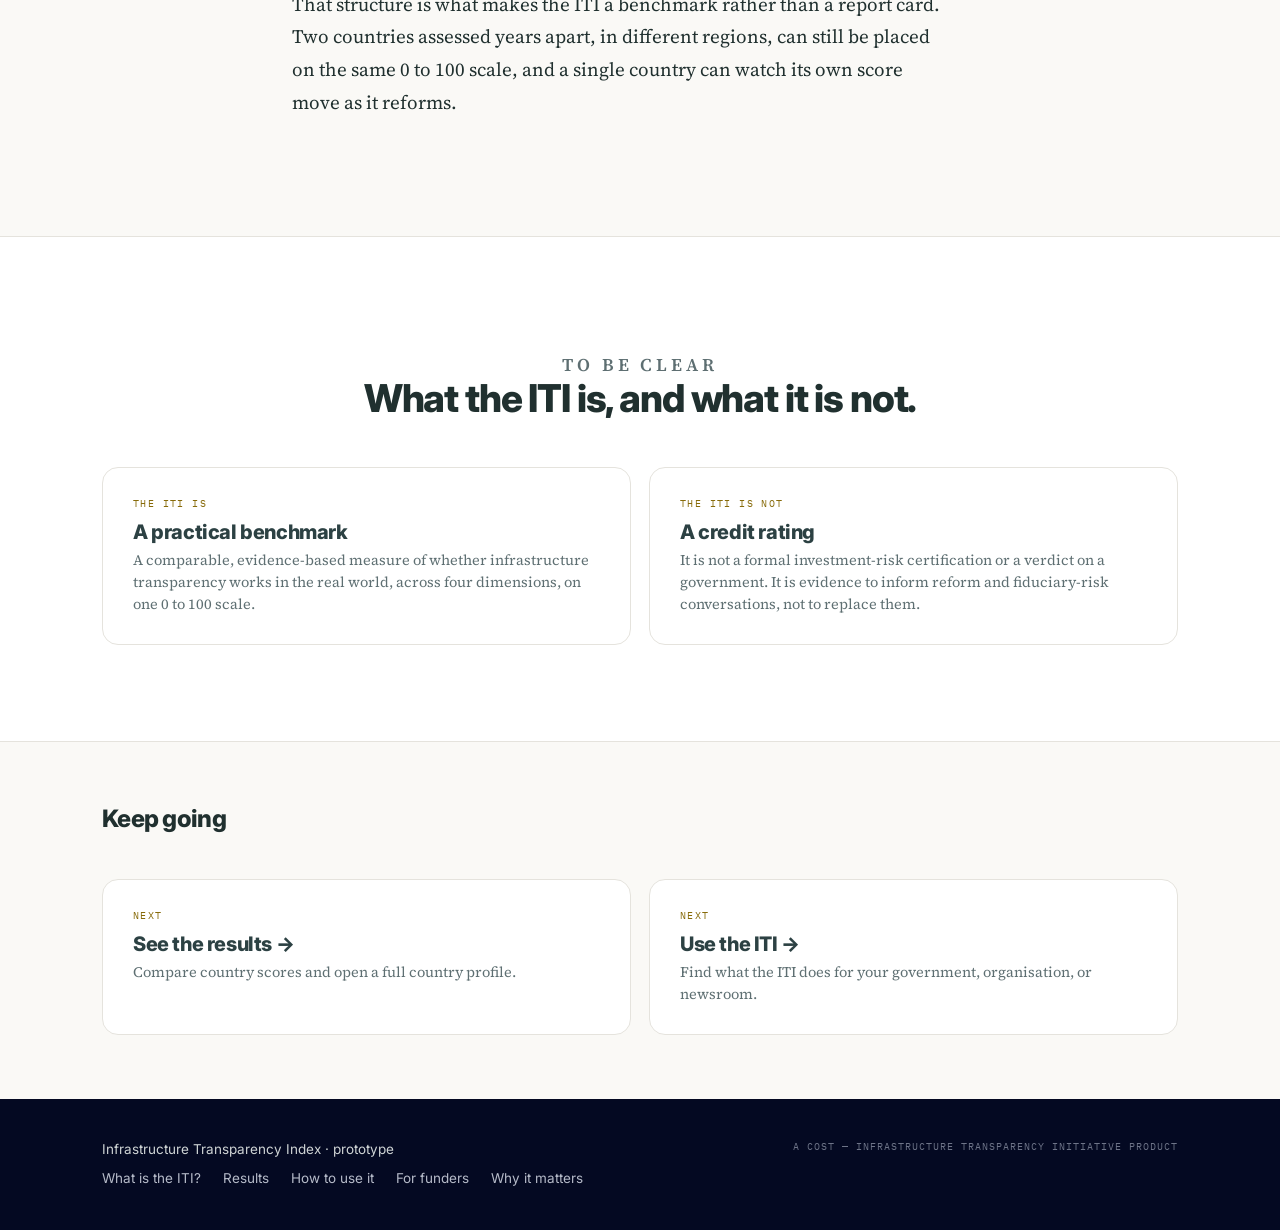
<file: what-is-iti.html>
<!doctype html>
<html lang="en">
<head>
<meta charset="utf-8">
<link rel="icon" href="assets/favicon.svg" type="image/svg+xml">
<meta name="viewport" content="width=device-width, initial-scale=1">
<title>What is the ITI? | Infrastructure Transparency Index prototype</title>
<meta name="description" content="The ITI measures whether transparency in public infrastructure is actually working, not just promised.">
<link rel="preconnect" href="https://fonts.googleapis.com">
<link rel="preconnect" href="https://fonts.gstatic.com" crossorigin>
<link href="https://fonts.googleapis.com/css2?family=Inter:wght@400;500;600;700;800;900&family=Source+Serif+4:opsz,wght@8..60,400;8..60,500;8..60,600&family=IBM+Plex+Mono:wght@400;500&display=swap" rel="stylesheet">
<link rel="stylesheet" href="assets/iti.css">
</head>
<body>

<div class="ribbon">
  PROTOTYPE &middot; <b>What is the ITI?</b> &middot; the anchor explainer &middot; figures <b>illustrative</b> pending verification
</div>

<div class="brandbar">
  <div class="wrap brandbar__inner">
    <a class="brandmark" href="index.html"><span class="dot"></span><span>ITI<small>Infrastructure Transparency Index</small></span></a>
    <button class="navtoggle" aria-label="Menu">&#9776;</button>
    <nav class="navlinks">
      <a href="what-is-iti.html">What is the ITI?</a>
      <a href="results.html">Results</a>
      <a href="how-to-use.html">How to use it</a>
      <a href="for-funders.html">For funders</a>
      <a href="why-it-matters.html">Why it matters</a>
      <a class="btn-sm" href="results.html">Explore results</a>
    </nav>
  </div>
</div>

<header class="pagehero">
  <div class="wrap-narrow">
    <div class="crumbs"><a href="index.html">Home</a> &rsaquo; What is the ITI?</div>
    <p class="eyebrow">The explainer</p>
    <h1>The ITI measures whether transparency in public infrastructure is actually working, not just promised.</h1>
    <p>Most accountability tools stop at publication. The Infrastructure Transparency Index goes further: it asks whether the information governments release is complete, usable, and connected to real oversight, then turns the answer into a single comparable score.</p>
  </div>
</header>

<!-- the mechanism -->
<section class="block tight">
  <div class="wrap-narrow">
    <div class="prose">
      <p class="lead">Transparency is easy to claim and hard to prove. A government can publish a portal, hold a launch, and still leave citizens unable to find out what a road cost, who built it, or whether it was finished.</p>
      <p>The ITI exists to close that gap between the promise and the practice. It is a structured assessment of a country's infrastructure transparency, scored from 0 to 100, that a government, a donor, or a citizen can read in one number and then unpack dimension by dimension.</p>
      <h3>What it actually measures</h3>
      <p>The ITI does not score a single portal or a single project. It scores the whole system that produces, sustains, and uses infrastructure information across the project lifecycle: the laws behind it, the institutions that run it, the people who can access it, and the data itself.</p>
    </div>
    <div style="margin-top:8px;">
      <div class="imgslot" style="height:360px;">
        <img loading="lazy" decoding="async" src="assets/img/transparency.jpg" alt="A site worker reviewing project data on a tablet while a community member reads publicly posted project documents on a noticeboard beside a bridge under construction.">
      </div>
      <p class="imgcap">Transparency on the ground: project information published where citizens can see and use it.</p>
    </div>
  </div>
</section>

<!-- four dimensions in depth -->
<section class="block alt">
  <div class="wrap">
    <div class="sec-head">
      <p class="eyebrow">The four dimensions</p>
      <h2>Each dimension answers one question, and each is scored 0 to 100.</h2>
      <p>A country can publish data well and still score low if citizens cannot use it. The four dimensions catch that. Select any card to expand it.</p>
    </div>
    <div class="dims">
      <div class="dim" data-more="The laws, policies, regulations, and institutional mandates that require infrastructure information to be published. Without this foundation, publication depends on goodwill and stops when attention moves on.">
        <div class="num">Dimension 01</div><h3>Enabling Environment</h3>
        <div class="ask">Is publication required by law and policy?</div>
        <div class="more"></div><div class="hint">Select to expand</div>
      </div>
      <div class="dim" data-more="The systems, skills, budgets, and routines inside institutions that let them publish complete information reliably, cycle after cycle, rather than once for a report.">
        <div class="num">Dimension 02</div><h3>Capacities &amp; Processes</h3>
        <div class="ask">Can institutions actually deliver it?</div>
        <div class="more"></div><div class="hint">Select to expand</div>
      </div>
      <div class="dim" data-more="Whether citizens, civil society, oversight bodies, and the media can access, understand, and act on what is published. Data nobody can use is not transparency.">
        <div class="num">Dimension 03</div><h3>Citizen Participation</h3>
        <div class="ask">Can people use it to hold power to account?</div>
        <div class="more"></div><div class="hint">Select to expand</div>
      </div>
      <div class="dim" data-more="The completeness, timeliness, and machine-readability of the infrastructure data itself, measured across the full project lifecycle from identification to completion.">
        <div class="num">Dimension 04</div><h3>Data Publication</h3>
        <div class="ask">Is the data complete, current, and usable?</div>
        <div class="more"></div><div class="hint">Select to expand</div>
      </div>
    </div>
  </div>
</section>

<!-- the scoring hierarchy, plainly -->
<section class="block">
  <div class="wrap-narrow">
    <div class="prose">
      <p class="eyebrow">How the score is built</p>
      <h3 style="margin-top:6px;">From hundreds of indicators to one number</h3>
      <p>The headline score is not a guess. It is built up from the ground in a fixed hierarchy, so any score can be traced back to the evidence behind it.</p>
    </div>
    <div class="hierarchy" role="img" aria-label="The scoring hierarchy: indicators roll up into sub-variables, then variables, then four dimensions, then one national ITI score.">
      <div class="hlevel l1"><div class="hn">Indicators</div><div class="hd">hundreds of evidence checks</div></div>
      <div class="harrow">&#8595;</div>
      <div class="hlevel l2"><div class="hn">Sub-variables</div><div class="hd">grouped checks</div></div>
      <div class="harrow">&#8595;</div>
      <div class="hlevel l3"><div class="hn">Variables</div><div class="hd">themes within a dimension</div></div>
      <div class="harrow">&#8595;</div>
      <div class="hlevel l4"><div class="hn">Four dimensions</div><div class="hd">each scored 0 to 100</div></div>
      <div class="harrow">&#8595;</div>
      <div class="hlevel l5"><div class="hn">National ITI score</div><div class="hd">one comparable number</div></div>
    </div>
    <p class="illus-note">Each level rolls up into the next, so any score traces back to the evidence beneath it and means the same thing in every country.</p>
    <div class="prose">
      <p>That structure is what makes the ITI a benchmark rather than a report card. Two countries assessed years apart, in different regions, can still be placed on the same 0 to 100 scale, and a single country can watch its own score move as it reforms.</p>
    </div>
  </div>
</section>

<!-- what it is / is not -->
<section class="block alt">
  <div class="wrap">
    <div class="sec-head center"><p class="eyebrow">To be clear</p><h2>What the ITI is, and what it is not.</h2></div>
    <div class="nextstrip">
      <div class="nextcard" style="cursor:default;">
        <div class="k">The ITI is</div>
        <h3>A practical benchmark</h3>
        <p>A comparable, evidence-based measure of whether infrastructure transparency works in the real world, across four dimensions, on one 0 to 100 scale.</p>
      </div>
      <div class="nextcard" style="cursor:default;">
        <div class="k">The ITI is not</div>
        <h3>A credit rating</h3>
        <p>It is not a formal investment-risk certification or a verdict on a government. It is evidence to inform reform and fiduciary-risk conversations, not to replace them.</p>
      </div>
    </div>
  </div>
</section>

<!-- next pages -->
<section class="block tight">
  <div class="wrap">
    <div class="sec-head"><h2 style="font-size:24px;">Keep going</h2></div>
    <div class="nextstrip">
      <a class="nextcard" href="results.html"><div class="k">Next</div><h3>See the results &rarr;</h3><p>Compare country scores and open a full country profile.</p></a>
      <a class="nextcard" href="how-to-use.html"><div class="k">Next</div><h3>Use the ITI &rarr;</h3><p>Find what the ITI does for your government, organisation, or newsroom.</p></a>
    </div>
  </div>
</section>

<footer>
  <div class="wrap">
    <div>
      <div style="color:#CFD4D5;margin-bottom:8px;">Infrastructure Transparency Index &middot; prototype</div>
      <nav class="fnav">
        <a href="what-is-iti.html">What is the ITI?</a>
        <a href="results.html">Results</a>
        <a href="how-to-use.html">How to use it</a>
      <a href="for-funders.html">For funders</a>
        <a href="why-it-matters.html">Why it matters</a>
      </nav>
    </div>
    <div class="endorse">A CoST &mdash; Infrastructure Transparency Initiative product</div>
  </div>
</footer>

<script src="assets/iti.js"></script>
</body>
</html>
</file>
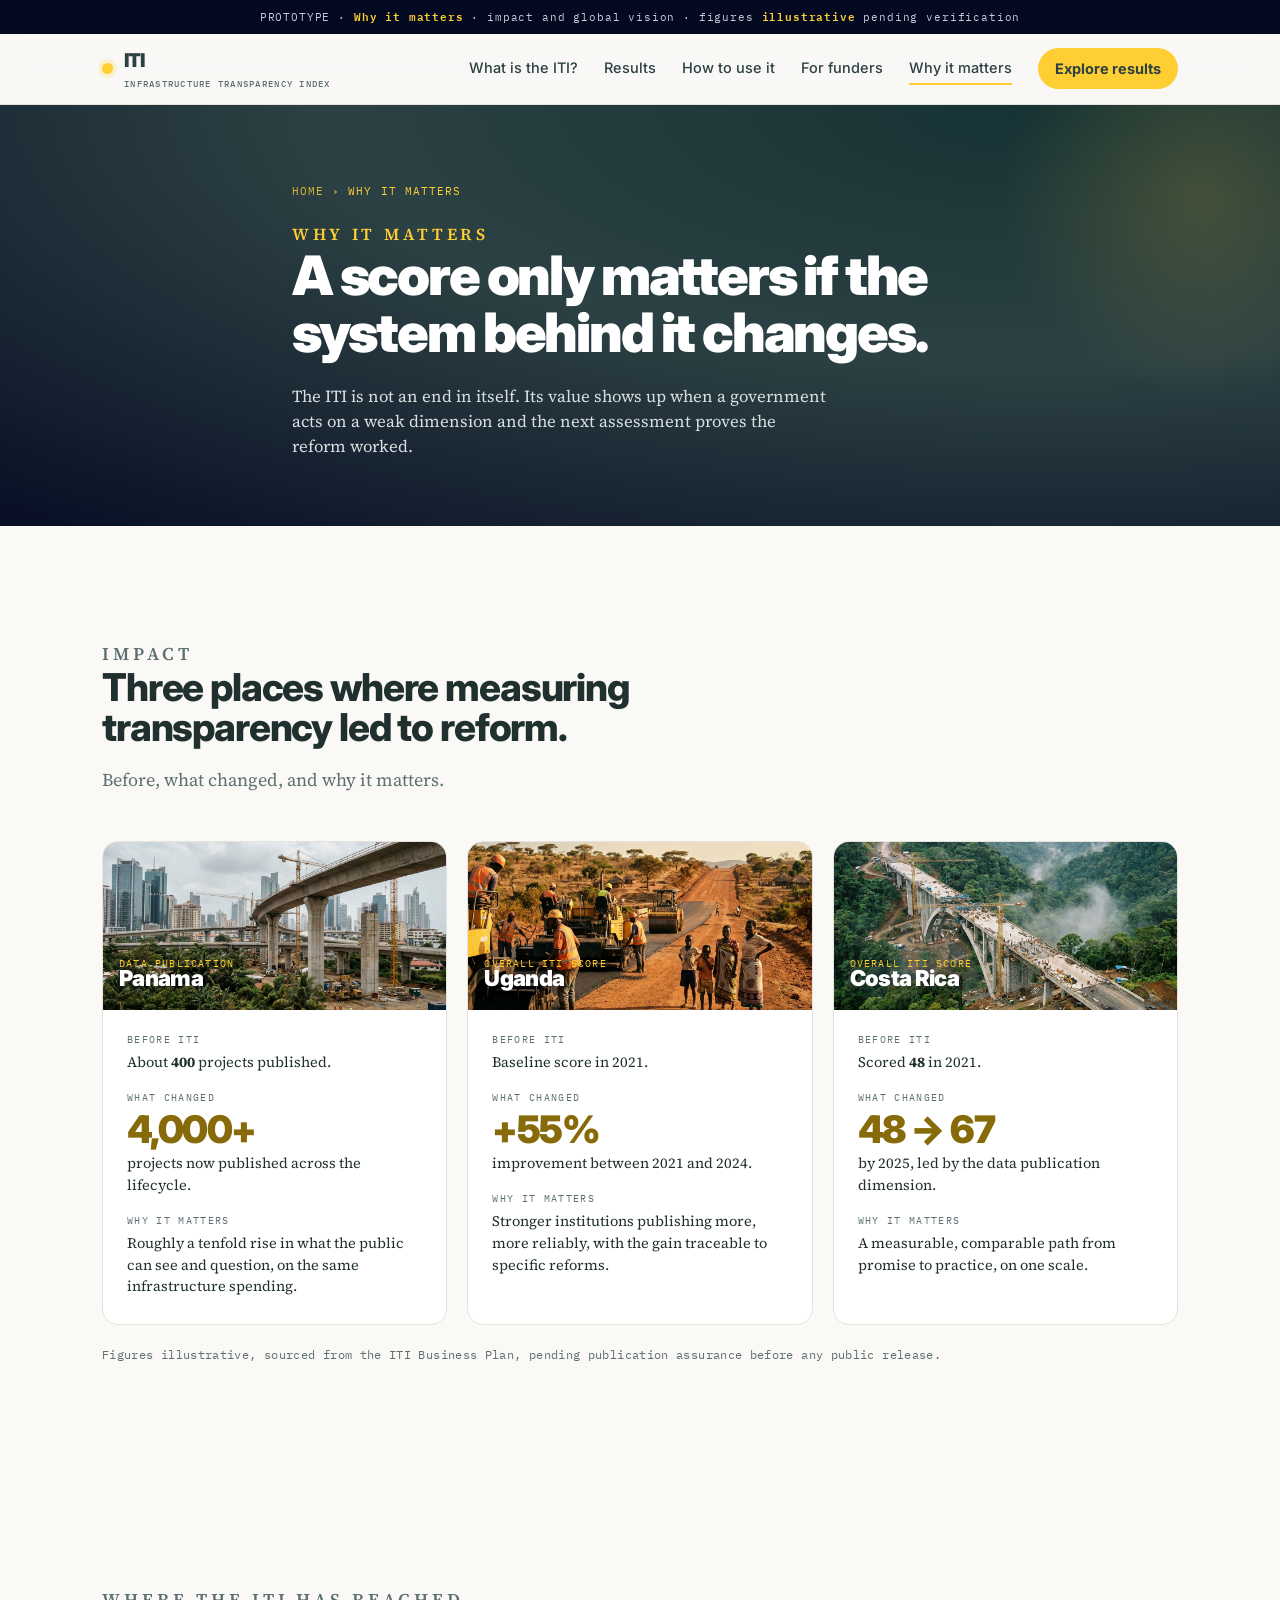
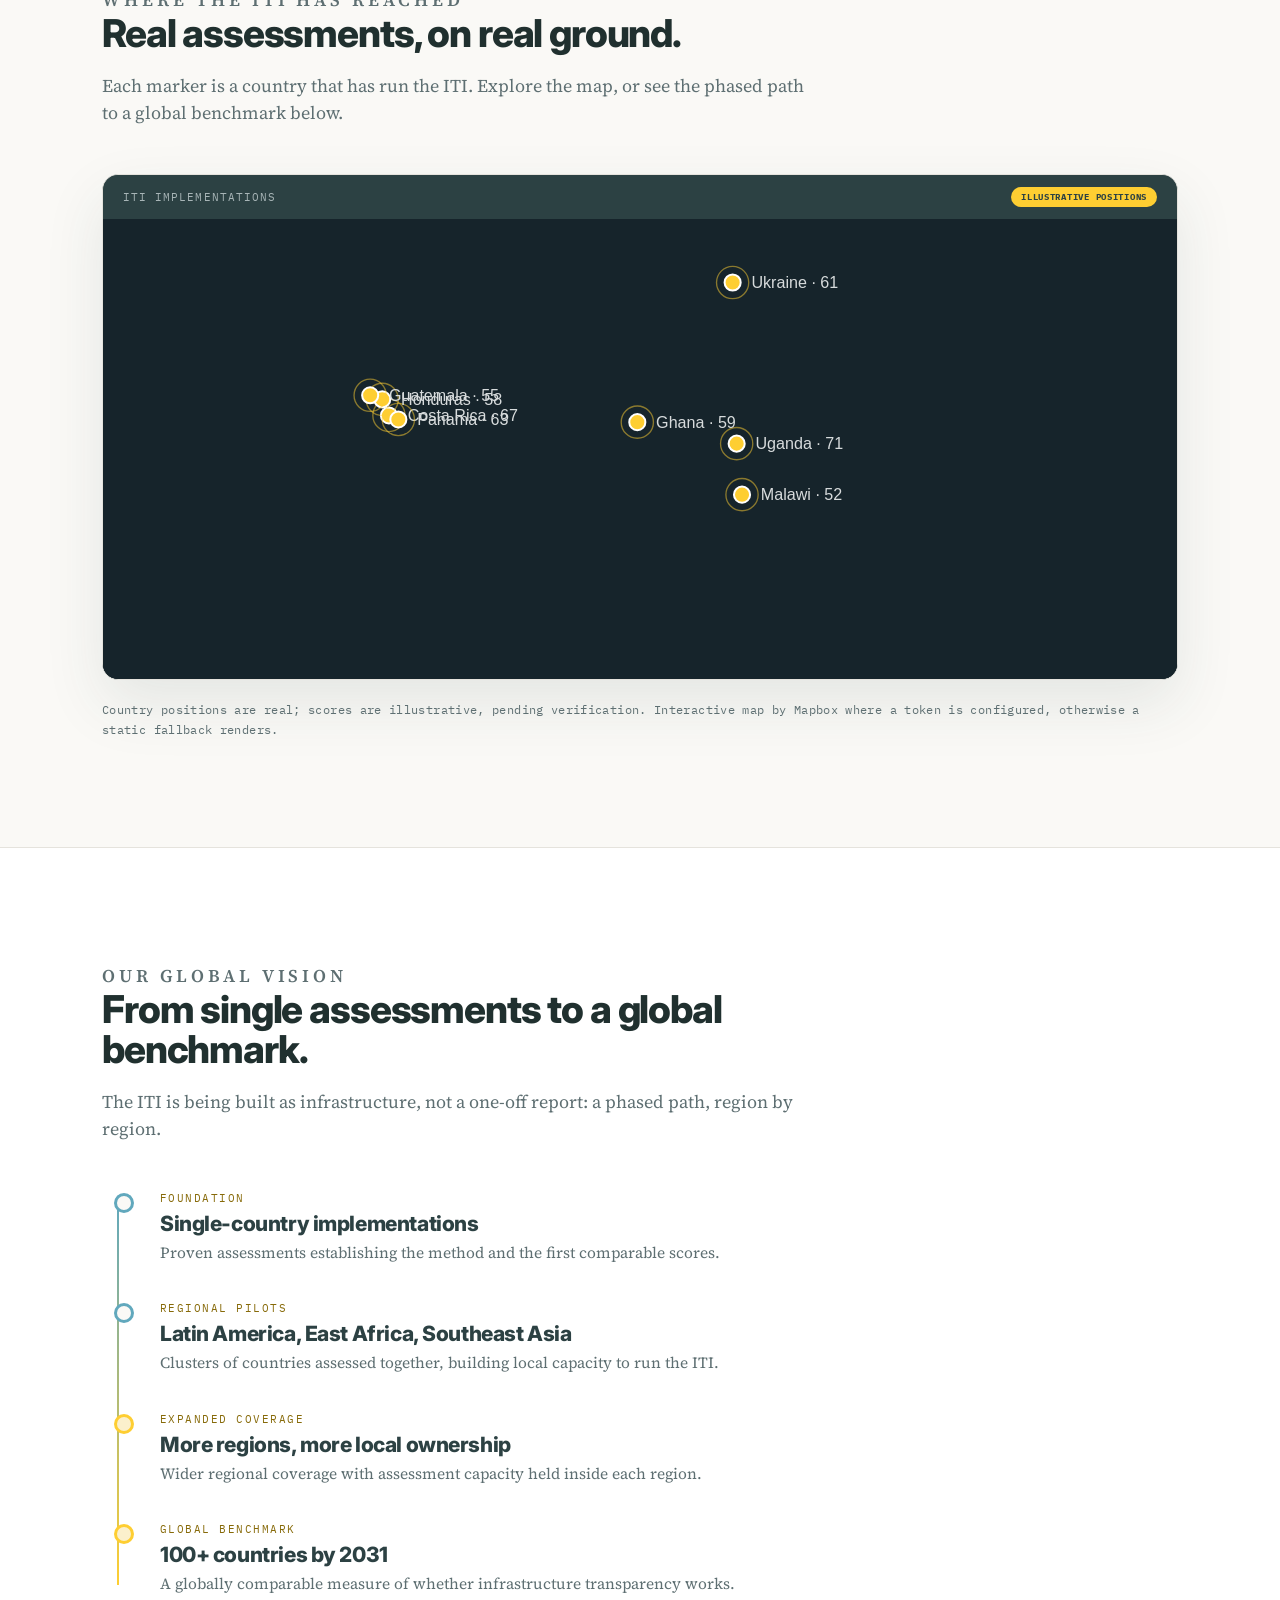
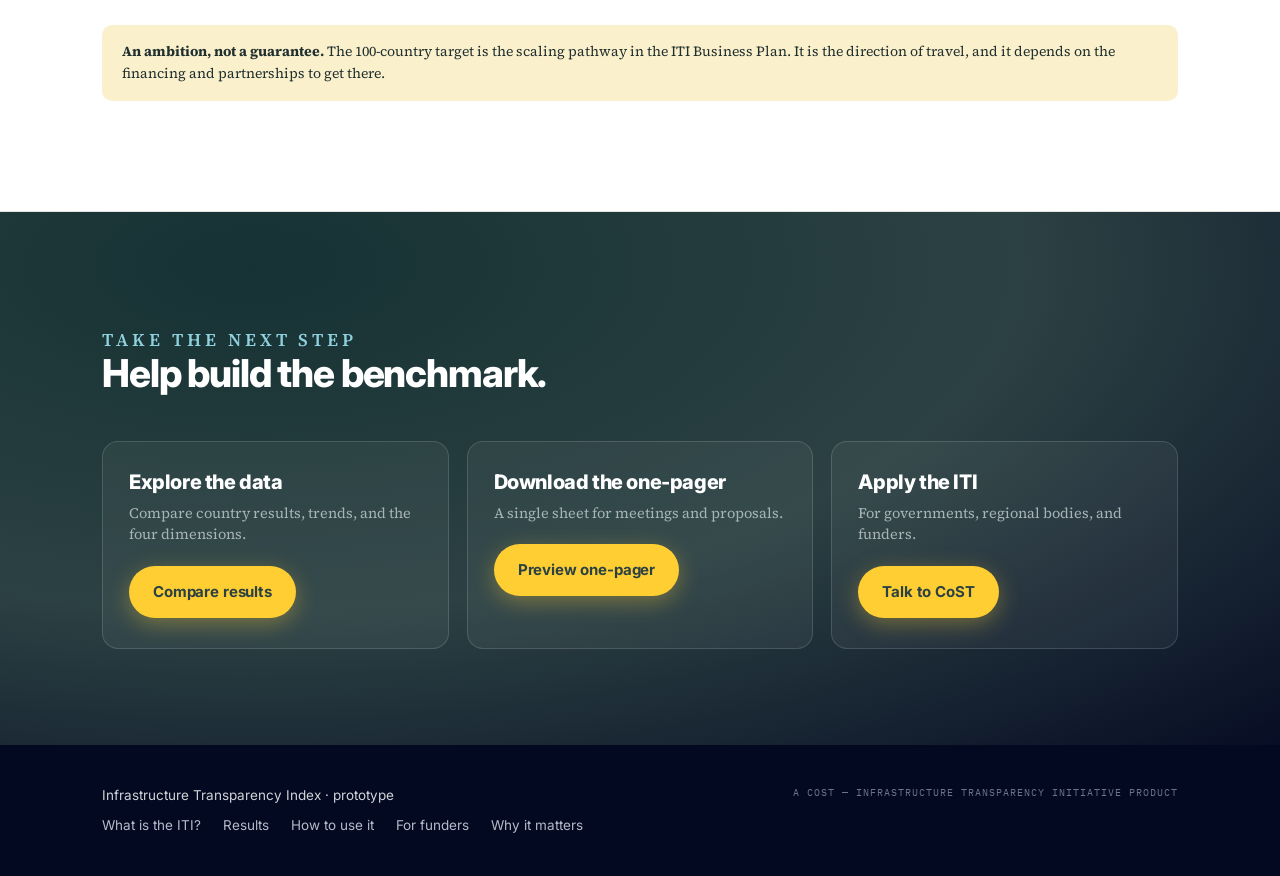
<file: why-it-matters.html>
<!doctype html>
<html lang="en">
<head>
<meta charset="utf-8">
<link rel="icon" href="assets/favicon.svg" type="image/svg+xml">
<meta name="viewport" content="width=device-width, initial-scale=1">
<title>Why it matters | Infrastructure Transparency Index prototype</title>
<meta name="description" content="Where a moving ITI score turned into real reform, and the path to a global benchmark by 2031.">
<link rel="preconnect" href="https://fonts.googleapis.com">
<link rel="preconnect" href="https://fonts.gstatic.com" crossorigin>
<link href="https://fonts.googleapis.com/css2?family=Inter:wght@400;500;600;700;800;900&family=Source+Serif+4:opsz,wght@8..60,400;8..60,500;8..60,600&family=IBM+Plex+Mono:wght@400;500&display=swap" rel="stylesheet">
<link rel="stylesheet" href="assets/iti.css">
</head>
<body>

<div class="ribbon">
  PROTOTYPE &middot; <b>Why it matters</b> &middot; impact and global vision &middot; figures <b>illustrative</b> pending verification
</div>

<div class="brandbar">
  <div class="wrap brandbar__inner">
    <a class="brandmark" href="index.html"><span class="dot"></span><span>ITI<small>Infrastructure Transparency Index</small></span></a>
    <button class="navtoggle" aria-label="Menu">&#9776;</button>
    <nav class="navlinks">
      <a href="what-is-iti.html">What is the ITI?</a>
      <a href="results.html">Results</a>
      <a href="how-to-use.html">How to use it</a>
      <a href="for-funders.html">For funders</a>
      <a href="why-it-matters.html">Why it matters</a>
      <a class="btn-sm" href="results.html">Explore results</a>
    </nav>
  </div>
</div>

<header class="pagehero">
  <div class="wrap-narrow">
    <div class="crumbs"><a href="index.html">Home</a> &rsaquo; Why it matters</div>
    <p class="eyebrow">Why it matters</p>
    <h1>A score only matters if the system behind it changes.</h1>
    <p>The ITI is not an end in itself. Its value shows up when a government acts on a weak dimension and the next assessment proves the reform worked.</p>
  </div>
</header>

<section class="block">
  <div class="wrap">
    <div class="sec-head"><p class="eyebrow">Impact</p><h2>Three places where measuring transparency led to reform.</h2><p>Before, what changed, and why it matters.</p></div>
    <div class="impact" id="impact">
      <div class="icard" data-reveal>
        <div class="icard__img">
          <div class="imgslot"><img loading="lazy" decoding="async" src="assets/img/panama.jpg" alt="A metro viaduct under construction against the Panama City skyline."></div>
          <div class="chead">Data publication</div><div class="cflag">Panama</div>
        </div>
        <div class="icard__body"><dl>
          <dt>Before ITI</dt><dd>About <b>400</b> projects published.</dd>
          <dt>What changed</dt><dd class="big">4,000+</dd><dd>projects now published across the lifecycle.</dd>
          <dt>Why it matters</dt><dd>Roughly a tenfold rise in what the public can see and question, on the same infrastructure spending.</dd>
        </dl></div>
      </div>
      <div class="icard" data-reveal>
        <div class="icard__img">
          <div class="imgslot"><img loading="lazy" decoding="async" src="assets/img/uganda.jpg" alt="A rural road being paved through the Ugandan countryside."></div>
          <div class="chead">Overall ITI score</div><div class="cflag">Uganda</div>
        </div>
        <div class="icard__body"><dl>
          <dt>Before ITI</dt><dd>Baseline score in 2021.</dd>
          <dt>What changed</dt><dd class="big">+55%</dd><dd>improvement between 2021 and 2024.</dd>
          <dt>Why it matters</dt><dd>Stronger institutions publishing more, more reliably, with the gain traceable to specific reforms.</dd>
        </dl></div>
      </div>
      <div class="icard" data-reveal>
        <div class="icard__img">
          <div class="imgslot"><img loading="lazy" decoding="async" src="assets/img/costarica.jpg" alt="A modern bridge crossing green Costa Rican mountains."></div>
          <div class="chead">Overall ITI score</div><div class="cflag">Costa Rica</div>
        </div>
        <div class="icard__body"><dl>
          <dt>Before ITI</dt><dd>Scored <b>48</b> in 2021.</dd>
          <dt>What changed</dt><dd class="big">48 &rarr; 67</dd><dd>by 2025, led by the data publication dimension.</dd>
          <dt>Why it matters</dt><dd>A measurable, comparable path from promise to practice, on one scale.</dd>
        </dl></div>
      </div>
    </div>
    <p class="illus-note">Figures illustrative, sourced from the ITI Business Plan, pending publication assurance before any public release.</p>
  </div>
</section>

<!-- real map: where the ITI has reached -->
<section class="block">
  <div class="wrap">
    <div class="sec-head"><p class="eyebrow">Where the ITI has reached</p><h2>Real assessments, on real ground.</h2><p>Each marker is a country that has run the ITI. Explore the map, or see the phased path to a global benchmark below.</p></div>
    <div class="map-wrap">
      <div class="map-bar"><span>ITI implementations</span><span class="tag">illustrative positions</span></div>
      <div id="map"></div>
    </div>
    <p class="illus-note">Country positions are real; scores are illustrative, pending verification. Interactive map by Mapbox where a token is configured, otherwise a static fallback renders.</p>
  </div>
</section>

<section class="block alt">
  <div class="wrap">
    <div class="sec-head"><p class="eyebrow">Our global vision</p><h2>From single assessments to a global benchmark.</h2><p>The ITI is being built as infrastructure, not a one-off report: a phased path, region by region.</p></div>
    <div class="road">
      <div class="stop"><span class="dot"></span><div class="ph">Foundation</div><h3>Single-country implementations</h3><p>Proven assessments establishing the method and the first comparable scores.</p></div>
      <div class="stop"><span class="dot"></span><div class="ph">Regional pilots</div><h3>Latin America, East Africa, Southeast Asia</h3><p>Clusters of countries assessed together, building local capacity to run the ITI.</p></div>
      <div class="stop future"><span class="dot"></span><div class="ph">Expanded coverage</div><h3>More regions, more local ownership</h3><p>Wider regional coverage with assessment capacity held inside each region.</p></div>
      <div class="stop future"><span class="dot"></span><div class="ph">Global benchmark</div><h3>100+ countries by 2031</h3><p>A globally comparable measure of whether infrastructure transparency works.</p></div>
    </div>
    <p class="ambition-note"><b>An ambition, not a guarantee.</b> The 100-country target is the scaling pathway in the ITI Business Plan. It is the direction of travel, and it depends on the financing and partnerships to get there.</p>
  </div>
</section>

<section class="block final">
  <div class="wrap">
    <div class="sec-head"><p class="eyebrow" style="color:#8FD0DD;">Take the next step</p><h2>Help build the benchmark.</h2></div>
    <div class="ctacards">
      <div class="ctacard"><h3>Explore the data</h3><p>Compare country results, trends, and the four dimensions.</p><a class="btn btn-gold" href="results.html">Compare results</a></div>
      <div class="ctacard"><h3>Download the one-pager</h3><p>A single sheet for meetings and proposals.</p><a class="btn btn-gold" href="#" data-open="ov-onepager">Preview one-pager</a></div>
      <div class="ctacard"><h3>Apply the ITI</h3><p>For governments, regional bodies, and funders.</p><a class="btn btn-gold" href="#" data-open="ov-contact">Talk to CoST</a></div>
    </div>
  </div>
</section>

<footer>
  <div class="wrap">
    <div>
      <div style="color:#CFD4D5;margin-bottom:8px;">Infrastructure Transparency Index &middot; prototype</div>
      <nav class="fnav">
        <a href="what-is-iti.html">What is the ITI?</a>
        <a href="results.html">Results</a>
        <a href="how-to-use.html">How to use it</a>
      <a href="for-funders.html">For funders</a>
        <a href="why-it-matters.html">Why it matters</a>
      </nav>
    </div>
    <div class="endorse">A CoST &mdash; Infrastructure Transparency Initiative product</div>
  </div>
</footer>

<div class="overlay" id="ov-onepager">
  <div class="modal">
    <div class="modal__top"><h3>ITI one-pager</h3><button class="modal__x" data-close>&times;</button></div>
    <div class="modal__body">
      <div class="onepager-preview">
        <div class="pp-band"></div>
        <div class="pp-h">The ITI: is infrastructure transparency working?</div>
        <div class="pp-line"></div><div class="pp-line"></div><div class="pp-line short"></div>
        <div class="pp-line" style="margin-top:18px;"></div><div class="pp-line short"></div>
      </div>
      <p class="modal__note">Preview only. In the live site this opens the approved PDF, once the figures it carries have passed publication assurance.</p>
    </div>
  </div>
</div>
<div class="overlay" id="ov-contact">
  <div class="modal">
    <div class="modal__top"><h3>Use the ITI in your country</h3><button class="modal__x" data-close>&times;</button></div>
    <div class="modal__body">
      <p style="margin-top:0;font-size:14.5px;color:var(--muted);">Tell us who you are and we will route you to the right CoST contact.</p>
      <label class="sr-only" for="cf-name">Your name</label>
      <input class="field" id="cf-name" name="name" type="text" autocomplete="name" placeholder="Your name" />
      <label class="sr-only" for="cf-org">Organisation</label>
      <input class="field" id="cf-org" name="organisation" type="text" autocomplete="organization" placeholder="Organisation" />
      <label class="sr-only" for="cf-country">Country</label>
      <input class="field" id="cf-country" name="country" type="text" autocomplete="country-name" placeholder="Country" />
      <a class="btn btn-slate" style="width:100%;margin-top:14px;text-align:center;display:block;" href="mailto:contact@infrastructuretransparency.org?subject=ITI%20enquiry&body=Name%3A%0AOrganisation%3A%0ACountry%3A%0A%0AMy%20enquiry%3A">Open an email to CoST</a>
      <p class="modal__note">Prototype: this opens your email app addressed to CoST. The live site would route the form directly. Confirm the correct CoST address before launch.</p>
    </div>
  </div>
</div>

<script src="assets/config.js"></script>
<script src="assets/iti.js"></script>
</body>
</html>
</file>
<file: assets/iti.css>
/* =============================================================
   ITI WEBSITE SUCCESS PROTOTYPE - shared design system
   Single source of truth for every page. Edit once, all follow.
   This file existing IS the maintenance argument.

   BRAND: the REAL ITI palette, scraped from the live site's Fusion
   global colour tokens (infrastructuretransparencyindex.org):
     #fece32 gold (primary accent) · #2c4143 dark slate (structure)
     #61a8bd teal-blue (cool accent) · #d60000 red (CoST lineage)
     #040922 near-black navy (deepest ground)
   Register: editorial / data-journalism. Gold leads, slate carries,
   one motion event per scene, instruments are drawn not generated.
   Governed by cost-html-design; craft from visual-storytelling.
   ============================================================= */

:root {
  --gold:        #FECE32;
  --gold-deep:   #E9B312;   /* bright gold: fills, borders, text on DARK grounds only */
  --gold-text:   #876A09;   /* AA-compliant gold for TEXT on white/light grounds (5.1:1) */
  --gold-soft:   #FFE07A;
  --gold-tint:   #FBF0CC;
  --slate:       #2C4143;
  --slate-deep:  #1E2E30;
  --navy:        #040922;
  --teal:        #61A8BD;
  --teal-deep:   #3E7E92;
  --teal-tint:   #E3EFF3;
  --red:         #D60000;
  --ink:         #20302F;
  --muted:       #5E6F72;
  --muted-d:     #A8B5B7;   /* on dark grounds */
  --line:        #E5E3DD;
  --line-d:      rgba(255,255,255,.14);
  --bg:          #FAF9F6;
  --white:       #FFFFFF;
  --mono: "SFMono-Regular", "IBM Plex Mono", Menlo, Consolas, monospace;
  --serif: "Source Serif 4", Georgia, "Iowan Old Style", "Times New Roman", serif;
  --sans: "Inter", -apple-system, BlinkMacSystemFont, "Helvetica Neue", Arial, sans-serif;
}
* { box-sizing: border-box; }
html { scroll-behavior: smooth; -webkit-text-size-adjust: 100%; }
.sr-only { position: absolute; width: 1px; height: 1px; padding: 0; margin: -1px; overflow: hidden; clip: rect(0,0,0,0); white-space: nowrap; border: 0; }
:focus-visible { outline: 3px solid var(--gold-deep); outline-offset: 2px; border-radius: 4px; }
body {
  margin: 0; background: var(--bg); color: var(--ink);
  font-family: var(--sans); font-size: 17px; line-height: 1.6;
  -webkit-font-smoothing: antialiased; text-rendering: optimizeLegibility;
}
h1, h2, h3 { font-family: var(--sans); font-weight: 800; line-height: 1.06; margin: 0; letter-spacing: -0.03em; }
.wrap { max-width: 1140px; margin: 0 auto; padding: 0 32px; }
.wrap-narrow { max-width: 760px; margin: 0 auto; padding: 0 32px; }
.eyebrow {
  font-family: var(--mono); font-size: 11px; font-weight: 600;
  letter-spacing: 0.22em; text-transform: uppercase; color: var(--gold-text);
  margin: 0 0 18px;
}
a { color: var(--teal-deep); }
@media (max-width: 620px){ .wrap, .wrap-narrow { padding: 0 22px; } }

/* ---- prototype ribbon ---- */
.ribbon {
  background: var(--navy); color: #C9CBD4; font-family: var(--mono);
  font-size: 10.5px; letter-spacing: 0.08em; text-align: center;
  padding: 8px 28px; line-height: 1.5;
}
.ribbon b { color: var(--gold); font-weight: 600; }

/* ---- brand bar / nav ---- */
.brandbar { background: rgba(250,249,246,.86); backdrop-filter: saturate(1.4) blur(12px); -webkit-backdrop-filter: saturate(1.4) blur(12px); border-bottom: 1px solid var(--line); position: sticky; top: 0; z-index: 40; }
.brandbar__inner { display: flex; align-items: center; justify-content: space-between; height: 70px; }
.brandmark { display: flex; align-items: center; gap: 11px; font-family: var(--sans); font-weight: 900; font-size: 19px; color: var(--slate); letter-spacing: -0.04em; text-decoration: none; }
.brandmark .dot { width: 11px; height: 11px; border-radius: 50%; background: var(--gold); display: inline-block; box-shadow: 0 0 0 4px var(--gold-tint); }
.brandmark small { display: block; font-family: var(--mono); font-size: 9px; letter-spacing: 0.14em; color: var(--muted); font-weight: 500; text-transform: uppercase; }
.navlinks { display: flex; gap: 26px; font-size: 14.5px; align-items: center; }
.navlinks a { color: var(--slate); text-decoration: none; padding: 4px 0; border-bottom: 2px solid transparent; font-weight: 500; transition: color .15s; }
.navlinks a:hover { color: var(--gold-text); }
.navlinks a.active { color: var(--slate); border-bottom-color: var(--gold); }
.navlinks .btn-sm { color: var(--slate); background: var(--gold); padding: 9px 17px; border-radius: 100px; border-bottom: 0; font-weight: 700; }
.navlinks .btn-sm:hover { color: var(--slate); background: var(--gold-soft); }
.navtoggle { display: none; background: none; border: 1px solid var(--line); border-radius: 8px; padding: 7px 11px; font-size: 18px; cursor: pointer; color: var(--slate); }
@media (max-width: 860px) {
  .navlinks { position: absolute; top: 70px; left: 0; right: 0; background: var(--white); border-bottom: 1px solid var(--line); flex-direction: column; align-items: flex-start; gap: 0; padding: 8px 28px 18px; display: none; }
  .navlinks.open { display: flex; }
  .navlinks a { width: 100%; padding: 13px 0; border-bottom: 1px solid var(--line); }
  .navlinks .btn-sm { width: auto; margin-top: 12px; }
  .navtoggle { display: block; }
}

/* ---- buttons ---- */
.btn { font-family: var(--sans); font-size: 15px; font-weight: 700; padding: 14px 24px; border-radius: 100px; border: 0; cursor: pointer; text-decoration: none; display: inline-block; transition: transform .14s ease, background .15s, box-shadow .15s; letter-spacing: -0.01em; }
.btn:active { transform: translateY(1px); }
.btn-gold { background: var(--gold); color: var(--slate); box-shadow: 0 6px 22px rgba(254,206,50,.34); }
.btn-gold:hover { background: var(--gold-soft); color: var(--slate); box-shadow: 0 8px 28px rgba(254,206,50,.46); }
.btn-ghost { background: transparent; color: var(--white); border: 1.5px solid rgba(255,255,255,.32); }
.btn-ghost:hover { border-color: var(--gold); color: var(--gold); }
.btn-slate { background: var(--slate); color: var(--white); }
.btn-slate:hover { background: var(--slate-deep); color: var(--white); }
.btn-outline { background: transparent; color: var(--slate); border: 1.5px solid var(--line); }
.btn-outline:hover { border-color: var(--gold-deep); color: var(--gold-text); }

/* ---- home hero: full-bleed dark editorial scene ---- */
.hero { position: relative; background: radial-gradient(120% 130% at 78% 8%, #163234 0%, var(--slate) 38%, var(--navy) 100%); color: var(--white); padding: 120px 0 110px; overflow: hidden; }
.hero canvas#field { position: absolute; inset: 0; width: 100%; height: 100%; z-index: 1; opacity: .45; }
.hero::after { content:""; position:absolute; left:0; right:0; bottom:0; height:120px; background: linear-gradient(transparent, rgba(4,9,34,.5)); z-index:1; pointer-events:none; }
.hero .wrap { position: relative; z-index: 3; }
.hero .eyebrow { color: var(--gold); }
.hero h1 { font-size: clamp(2.4rem, 6.2vw, 5rem); font-weight: 900; max-width: 17ch; letter-spacing: -0.045em; line-height: 1.0; }
.hero h1 .accent { color: var(--gold); position: relative; white-space: nowrap; }
.hero h1 .accent::after { content:""; position:absolute; left:0; right:0; bottom:.06em; height:.10em; background: var(--gold); opacity:.32; border-radius:2px; }
.hero p.lede { font-family: var(--serif); font-size: clamp(1.1rem, 1.4vw, 1.4rem); line-height: 1.5; max-width: 54ch; color: #D9DEE0; margin: 30px 0 38px; }
.cta-row { display: flex; flex-wrap: wrap; gap: 14px; }
.hero .scrollcue { margin-top: 56px; font-family: var(--mono); font-size: 10.5px; letter-spacing: .18em; text-transform: uppercase; color: var(--gold); display: flex; align-items: center; gap: 12px; }
.hero .scrollcue .ln { width: 34px; height: 1px; background: var(--gold); display: inline-block; animation: cue 1.9s ease-in-out infinite; transform-origin: left; }
@keyframes cue { 0%,100%{ transform: scaleX(.35); opacity:.35; } 50%{ transform: scaleX(1); opacity:1; } }

/* ---- interior page hero ---- */
.pagehero { background: radial-gradient(130% 140% at 82% 0%, #163234 0%, var(--slate) 44%, var(--navy) 100%); color: var(--white); padding: 78px 0 66px; position: relative; overflow: hidden; }
.pagehero::after { content:""; position:absolute; right:-140px; top:-130px; width:440px; height:440px; border-radius:50%; background: radial-gradient(circle, rgba(254,206,50,.16), transparent 64%); pointer-events:none; }
.pagehero .wrap, .pagehero .wrap-narrow { position: relative; z-index: 2; }
.pagehero .eyebrow { color: var(--gold); }
.pagehero h1 { font-size: clamp(2rem, 4.6vw, 3.4rem); font-weight: 900; max-width: 20ch; letter-spacing: -0.04em; }
.pagehero h1 .accent { color: var(--gold); }
.pagehero p { font-family: var(--serif); font-size: clamp(1.05rem, 1.2vw, 1.3rem); line-height: 1.5; max-width: 60ch; color: #D9DEE0; margin: 22px 0 0; }
.crumbs { font-family: var(--mono); font-size: 10.5px; letter-spacing: .1em; text-transform: uppercase; color: var(--gold); margin-bottom: 18px; }
.crumbs a { color: var(--gold); text-decoration: none; opacity:.85; }
.crumbs a:hover { opacity:1; text-decoration: underline; }

/* ---- proof strip: oversized figures as typographic illustration ---- */
.proof { background: var(--slate); color: var(--white); }
.proof__grid { display: grid; grid-template-columns: repeat(4, 1fr); }
.stat { padding: 44px 26px; position: relative; border-right: 1px solid var(--line-d); }
.stat:last-child { border-right: 0; }
.stat .n { font-family: var(--sans); font-weight: 900; font-size: clamp(2.6rem, 4vw, 3.8rem); color: var(--gold); line-height: .92; letter-spacing: -0.04em; }
.stat .n .suf { font-size: .55em; color: var(--gold); }
.stat .l { font-size: 13.5px; color: var(--muted-d); margin-top: 12px; line-height: 1.4; max-width: 22ch; }
.stat .flag { position: absolute; top: 16px; right: 14px; font-family: var(--mono); font-size: 8px; letter-spacing: .08em; text-transform: uppercase; color: var(--gold); border: 1px solid rgba(254,206,50,.4); border-radius: 3px; padding: 2px 5px; }
@media (max-width: 760px){ .proof__grid { grid-template-columns: repeat(2,1fr); } .stat { padding: 32px 22px; } .stat:nth-child(2){border-right:0;} .stat:nth-child(1),.stat:nth-child(2){border-bottom:1px solid var(--line-d);} }

/* ---- generic section ---- */
section.block { padding: 96px 0; }
section.block.tight { padding: 64px 0; }
section.block.alt { background: var(--white); border-top: 1px solid var(--line); border-bottom: 1px solid var(--line); }
section.block.dark { background: var(--slate); color: var(--white); }
section.block.dark .sec-head h2 { color: var(--white); }
section.block.dark .sec-head p { color: var(--muted-d); }
.sec-head { max-width: 64ch; margin-bottom: 48px; }
.sec-head.center { margin-left: auto; margin-right: auto; text-align: center; }
.sec-head h2 { font-size: clamp(1.7rem, 3vw, 2.6rem); font-weight: 800; }
.sec-head p { color: var(--muted); font-size: 18px; margin: 18px 0 0; font-family: var(--serif); line-height: 1.5; }
.prose { max-width: 66ch; font-family: var(--serif); font-size: 19px; line-height: 1.72; }
.prose p { margin: 0 0 22px; }
.prose h3 { font-family: var(--sans); font-size: 23px; font-weight: 800; margin: 38px 0 12px; color: var(--slate); letter-spacing: -0.02em; }
.lead { font-size: clamp(1.3rem, 2vw, 1.8rem); line-height: 1.4; color: var(--slate); font-family: var(--serif); font-weight: 400; }

/* ---- the reframe instrument: drawn, staged, one motion ---- */
.reframe-wrap { margin: 8px 0 44px; }
.reframe-fig { width: 100%; height: auto; display: block; }
.reframe-fig .lab { font-family: var(--mono); font-size: 11px; letter-spacing: .12em; text-transform: uppercase; }
.reframe-fig .qtext { font-family: var(--serif); font-weight: 600; }
/* before/after groups toggled by .flipped on the figure */
.reframe-fig .grp-after { opacity: 0; transition: opacity .7s ease .15s; }
.reframe-fig .grp-before { opacity: 1; transition: opacity .6s ease; }
.reframe-fig.flipped .grp-after { opacity: 1; }
.reframe-fig.flipped .grp-before { opacity: 0; }
.reframe-fig .sweep { stroke-dasharray: 1; stroke-dashoffset: 1; }
.reframe-fig.flipped .sweep { stroke-dashoffset: 0; transition: stroke-dashoffset 1s ease .1s; }
.reframe-fig .token { transition: transform .9s cubic-bezier(.5,0,.2,1) .1s; }
.reframe-fig.flipped .token { transform: translateX(var(--shift, 360px)); }

/* ---- failure cards ---- */
.fails { display: grid; grid-template-columns: repeat(4,1fr); gap: 16px; }
.fail { background: var(--white); border: 1px solid var(--line); border-radius: 12px; padding: 24px 22px; position: relative; overflow: hidden; }
.fail::before { content:""; position:absolute; left:0; top:0; bottom:0; width:3px; background: var(--gold); }
.fail .t { font-weight: 800; font-size: 16px; margin-bottom: 8px; color: var(--slate); letter-spacing:-0.01em; }
.fail .d { font-size: 14px; color: var(--muted); line-height: 1.5; }
@media (max-width: 760px){ .fails { grid-template-columns: 1fr 1fr; } }

/* ---- dimension cards ---- */
.dims { display: grid; grid-template-columns: repeat(4,1fr); gap: 18px; }
.dim { background: var(--white); border: 1px solid var(--line); border-radius: 14px; padding: 28px 24px; cursor: pointer; transition: border-color .15s, box-shadow .2s, transform .2s; }
.dim:hover { border-color: var(--gold); transform: translateY(-3px); box-shadow: 0 18px 40px rgba(44,65,67,.09); }
.dim.open { border-color: var(--gold); box-shadow: 0 18px 40px rgba(44,65,67,.10); }
.dim .num { font-family: var(--mono); font-size: 11px; color: var(--gold-text); letter-spacing: .14em; }
.dim h3 { font-size: 19px; font-weight: 800; margin: 14px 0 9px; color: var(--slate); letter-spacing:-0.02em; }
.dim .ask { font-size: 14.5px; color: var(--muted); line-height: 1.5; font-family: var(--serif); }
.dim .more { font-size: 14px; color: var(--ink); line-height: 1.58; max-height: 0; overflow: hidden; transition: max-height .28s ease, margin .28s ease, opacity .2s; opacity: 0; margin-top: 0; font-family: var(--serif); }
.dim.open .more { max-height: 260px; opacity: 1; margin-top: 16px; padding-top: 16px; border-top: 1px solid var(--line); }
.dim .hint { font-family: var(--mono); font-size: 9.5px; letter-spacing: .1em; color: var(--muted); text-transform: uppercase; margin-top: 16px; }
.dim.open .hint { color: var(--gold-text); }
@media (max-width: 760px){ .dims { grid-template-columns: 1fr 1fr; } }

/* ---- results / mock dashboard ---- */
.meaning { font-family: var(--serif); font-size: clamp(1.2rem, 1.8vw, 1.55rem); line-height: 1.42; color: var(--slate); max-width: 56ch; margin-bottom: 30px; }
.dash { border: 1px solid var(--line); border-radius: 16px; background: var(--white); overflow: hidden; box-shadow: 0 24px 60px rgba(44,65,67,.08); }
.dash__bar { background: var(--slate); color: var(--muted-d); font-family: var(--mono); font-size: 10.5px; letter-spacing: .1em; text-transform: uppercase; padding: 12px 22px; display: flex; justify-content: space-between; align-items: center; }
.dash__bar .tag { background: var(--gold); color: var(--slate); border-radius: 100px; padding: 3px 10px; font-size: 9px; letter-spacing: .08em; font-weight: 700; }
.dash__body { padding: 30px 28px; display: grid; grid-template-columns: 240px 1fr; gap: 32px; }
.pick { font-size: 11px; color: var(--muted); margin-bottom: 12px; font-family: var(--mono); letter-spacing: .12em; text-transform: uppercase; }
.countrylist { display: flex; flex-direction: column; gap: 8px; }
.cbtn { text-align: left; border: 1px solid var(--line); background: var(--white); border-radius: 10px; padding: 12px 15px; cursor: pointer; font-size: 14.5px; display: flex; justify-content: space-between; align-items: center; font-family: var(--sans); font-weight: 500; transition: all .14s; }
.cbtn .s { font-family: var(--sans); font-weight: 800; color: var(--slate); font-size: 16px; }
.cbtn:hover { border-color: var(--gold); }
.cbtn.active { border-color: var(--gold); background: var(--gold-tint); }
.chart { display: flex; flex-direction: column; gap: 16px; justify-content: center; }
.barrow { display: grid; grid-template-columns: 84px 1fr 46px; align-items: center; gap: 13px; }
.barrow .lab { font-size: 12.5px; color: var(--muted); text-align: right; font-family: var(--mono); letter-spacing: .02em; }
.track { background: var(--bg); border: 1px solid var(--line); border-radius: 100px; height: 20px; overflow: hidden; }
.fill { height: 100%; border-radius: 100px; transition: width .6s cubic-bezier(.3,.7,.2,1); }
.fill.country { background: linear-gradient(90deg, var(--gold-deep), var(--gold)); }
.fill.avg { background: var(--teal); }
.barrow .val { font-family: var(--sans); font-weight: 800; font-size: 15px; }
.avgnote { font-size: 13px; color: var(--muted); display: flex; align-items: center; gap: 8px; margin-top: 6px; }
.toggle { display: inline-flex; align-items: center; gap: 9px; cursor: pointer; font-size: 13px; color: var(--muted); user-select: none; }
.toggle .sw { width: 36px; height: 20px; border-radius: 100px; background: var(--line); position: relative; transition: background .2s; }
.toggle .sw::after { content: ""; position: absolute; top: 2px; left: 2px; width: 16px; height: 16px; border-radius: 50%; background: var(--white); transition: left .2s; box-shadow: 0 1px 3px rgba(0,0,0,.25); }
.toggle.on .sw { background: var(--teal); }
.toggle.on .sw::after { left: 18px; }
.tipnote { font-size: 13.5px; color: var(--ink); margin-top: 20px; padding-top: 18px; border-top: 1px dashed var(--line); font-family: var(--serif); line-height: 1.55; }
.tipnote b { font-family: var(--mono); font-size: 10px; letter-spacing: .1em; text-transform: uppercase; color: var(--gold-text); display:block; margin-bottom: 5px; font-weight: 600; }
@media (max-width: 760px){ .dash__body { grid-template-columns: 1fr; } }

/* ---- impact cards ---- */
.impact { display: grid; grid-template-columns: repeat(3,1fr); gap: 20px; }
.icard { background: var(--white); border: 1px solid var(--line); border-radius: 16px; overflow: hidden; }
.icard__top { background: var(--slate); padding: 22px 24px; }
.icard__country { font-family: var(--sans); font-weight: 900; font-size: 21px; color: var(--white); letter-spacing:-0.03em; }
.icard__head { font-size: 11px; color: var(--gold); font-family: var(--mono); letter-spacing: .12em; text-transform: uppercase; margin-top: 5px; }
.icard__body { padding: 22px 24px 26px; }
.icard dl { margin: 0; }
.icard dt { font-family: var(--mono); font-size: 9.5px; letter-spacing: .14em; text-transform: uppercase; color: var(--muted); margin-top: 16px; }
.icard dt:first-child { margin-top: 0; }
.icard dd { margin: 5px 0 0; font-size: 14.5px; line-height: 1.5; font-family: var(--serif); }
.icard .big { font-family: var(--sans); font-weight: 900; font-size: 38px; color: var(--gold-text); letter-spacing:-0.04em; line-height:1; }
@media (max-width: 760px){ .impact { grid-template-columns: 1fr; } }

/* ---- audience ---- */
.aud { display: grid; grid-template-columns: 320px 1fr; gap: 28px; }
.tiles { display: flex; flex-direction: column; gap: 10px; }
.tile { text-align: left; border: 1px solid var(--line); background: var(--white); border-radius: 12px; padding: 17px 19px; cursor: pointer; font-family: var(--sans); font-size: 15.5px; font-weight: 600; color: var(--slate); display: flex; align-items: center; gap: 13px; transition: all .15s; }
.tile .ic { font-size: 19px; }
.tile:hover { border-color: var(--gold); }
.tile.active { background: var(--slate); color: var(--white); border-color: var(--slate); }
.panel { background: var(--white); border: 1px solid var(--line); border-radius: 16px; padding: 36px 36px; position: relative; overflow: hidden; box-shadow: 0 18px 44px rgba(44,65,67,.07); }
.panel::before { content:""; position:absolute; left:0; top:0; bottom:0; width:4px; background: var(--gold); }
.panel .who { font-family: var(--mono); font-size: 11px; letter-spacing: .14em; text-transform: uppercase; color: var(--gold-text); }
.panel h3 { font-size: 25px; font-weight: 800; margin: 12px 0 22px; color: var(--slate); letter-spacing:-0.02em; }
.panel .qa { margin-bottom: 18px; }
.panel .qa .k { font-family: var(--mono); font-size: 10px; letter-spacing: .12em; text-transform: uppercase; color: var(--muted); }
.panel .qa .v { font-size: 16px; line-height: 1.55; margin-top: 4px; font-family: var(--serif); }
.panel .next { display: inline-block; margin-top: 8px; background: var(--gold); color: var(--slate); font-weight: 700; font-size: 14px; padding: 11px 20px; border-radius: 100px; text-decoration: none; }
@media (max-width: 760px){ .aud { grid-template-columns: 1fr; } .tiles { flex-direction: row; flex-wrap: wrap; } .tile { flex: 1 1 44%; } }

/* full audience cards (how-to-use) */
.audfull { display: grid; gap: 22px; }
.audrow { display: grid; grid-template-columns: 250px 1fr; border: 1px solid var(--line); border-radius: 16px; overflow: hidden; background: var(--white); box-shadow: 0 14px 36px rgba(44,65,67,.06); }
.audrow__id { background: var(--slate); color: var(--white); padding: 30px 28px; }
.audrow__id .ic { font-size: 32px; display: block; margin-bottom: 14px; }
.audrow__id .who { font-family: var(--sans); font-weight: 900; font-size: 22px; letter-spacing:-0.03em; }
.audrow__body { padding: 30px 32px; }
.audrow__body .q { font-family: var(--serif); font-size: 21px; color: var(--slate); margin-bottom: 18px; line-height:1.3; }
.audrow__body .grid { display: grid; grid-template-columns: 1fr 1fr; gap: 20px; margin-bottom: 20px; }
.audrow__body dt { font-family: var(--mono); font-size: 9.5px; letter-spacing: .14em; text-transform: uppercase; color: var(--gold-text); margin-bottom: 5px; }
.audrow__body dd { margin: 0; font-size: 15px; line-height: 1.55; font-family: var(--serif); }
@media (max-width: 720px){ .audrow { grid-template-columns: 1fr; } .audrow__body .grid { grid-template-columns: 1fr; } }

/* ---- vision timeline ---- */
.road { position: relative; padding-left: 6px; }
.road::before { content:""; position: absolute; left: 15px; top: 10px; bottom: 10px; width: 2px; background: var(--line); }
.road::after { content:""; position: absolute; left: 15px; top: 10px; width: 2px; height: 0; background: linear-gradient(var(--teal), var(--gold)); transition: height 1.4s ease; }
.road.drawn::after { height: calc(100% - 20px); }
.stop { position: relative; padding: 0 0 36px 52px; opacity: 0; transform: translateY(16px); transition: opacity .55s ease, transform .55s ease; }
.road.drawn .stop { opacity: 1; transform: none; }
.road.drawn .stop:nth-child(2){ transition-delay:.2s; }
.road.drawn .stop:nth-child(3){ transition-delay:.4s; }
.road.drawn .stop:nth-child(4){ transition-delay:.6s; }
.stop:last-child { padding-bottom: 0; }
.stop .dot { position: absolute; left: 6px; top: 3px; width: 20px; height: 20px; border-radius: 50%; background: var(--bg); border: 3px solid var(--teal); z-index: 2; }
.stop.future .dot { border-color: var(--gold); background: var(--gold-tint); }
.road.drawn .stop.future:last-child .dot { animation: pulseDot 2.2s ease-in-out infinite; }
@keyframes pulseDot { 0%,100%{ box-shadow: 0 0 0 0 rgba(254,206,50,.5);} 50%{ box-shadow: 0 0 0 9px rgba(254,206,50,0);} }
.stop .ph { font-family: var(--mono); font-size: 10.5px; letter-spacing: .14em; text-transform: uppercase; color: var(--gold-text); }
.stop h3 { font-size: 21px; font-weight: 800; margin: 6px 0 6px; color: var(--slate); letter-spacing:-0.02em; }
.stop p { margin: 0; color: var(--muted); font-size: 15.5px; font-family: var(--serif); line-height:1.5; }
.dark .stop h3 { color: var(--white); }
.dark .stop p { color: var(--muted-d); }
.dark .stop .dot { background: var(--slate); }
.ambition-note { margin-top: 30px; font-size: 14px; color: var(--ink); background: var(--gold-tint); border-radius: 10px; padding: 16px 20px; font-family: var(--serif); line-height:1.55; }
.dark .ambition-note { background: rgba(254,206,50,.1); color: #E6E2D6; }

/* ---- final CTA ---- */
.final { background: radial-gradient(120% 130% at 20% 10%, #163234, var(--slate) 50%, var(--navy)); color: var(--white); }
.final .sec-head h2 { color: var(--white); }
.final .sec-head p { color: var(--muted-d); }
.ctacards { display: grid; grid-template-columns: repeat(3,1fr); gap: 18px; }
.ctacard { background: rgba(255,255,255,.05); border: 1px solid var(--line-d); border-radius: 16px; padding: 30px 26px; transition: border-color .15s, background .15s; }
.ctacard:hover { border-color: rgba(254,206,50,.5); background: rgba(255,255,255,.07); }
.ctacard h3 { color: var(--white); font-size: 20px; font-weight: 800; margin-bottom: 9px; letter-spacing:-0.02em; }
.ctacard p { color: var(--muted-d); font-size: 14.5px; margin: 0 0 20px; font-family: var(--serif); line-height:1.5; }
@media (max-width: 760px){ .ctacards { grid-template-columns: 1fr; } }

/* ---- generic scroll reveal: enhancement only ----
   Hidden state applies ONLY when JS has flagged the document (.js-reveal).
   Without JS, or before the observer runs, content is fully visible. */
.js-reveal [data-reveal] { opacity: 0; transform: translateY(18px); transition: opacity .6s ease, transform .6s ease; }
.js-reveal [data-reveal].in { opacity: 1; transform: none; }
/* impact cards use the same enhancement gate */
.js-reveal .icard { opacity: 0; transform: translateY(22px); transition: opacity .6s ease, transform .6s ease; }
.js-reveal .icard.in { opacity: 1; transform: none; }

/* ---- callouts / notes ---- */
.illus-note { font-size: 12px; color: var(--muted); margin-top: 20px; font-family: var(--mono); letter-spacing: .03em; }
.callout { background: var(--gold-tint); border-left: 4px solid var(--gold); border-radius: 0 12px 12px 0; padding: 24px 28px; margin: 30px 0; }
.callout .k { font-family: var(--mono); font-size: 10px; letter-spacing: .14em; text-transform: uppercase; color: var(--gold-text); margin-bottom: 8px; }
.callout p { margin: 0; font-size: 16.5px; font-family: var(--serif); line-height: 1.55; }

/* ---- next-page strip ---- */
.nextstrip { display: grid; grid-template-columns: 1fr 1fr; gap: 18px; }
.nextcard { display: block; border: 1px solid var(--line); border-radius: 16px; padding: 28px 30px; background: var(--white); text-decoration: none; transition: border-color .15s, transform .18s, box-shadow .2s; }
.nextcard:hover { border-color: var(--gold); transform: translateY(-3px); box-shadow: 0 18px 40px rgba(44,65,67,.09); }
.nextcard .k { font-family: var(--mono); font-size: 10px; letter-spacing: .14em; text-transform: uppercase; color: var(--gold-text); }
.nextcard h3 { font-size: 20px; font-weight: 800; color: var(--slate); margin: 10px 0 7px; letter-spacing:-0.02em; }
.nextcard p { margin: 0; color: var(--muted); font-size: 14.5px; font-family: var(--serif); line-height:1.5; }
@media (max-width: 620px){ .nextstrip { grid-template-columns: 1fr; } }

/* ---- footer ---- */
footer { background: var(--navy); color: #8C93A6; padding: 40px 0; font-size: 13.5px; }
footer .wrap { display: flex; justify-content: space-between; gap: 20px; flex-wrap: wrap; align-items: flex-start; }
footer .fnav { display: flex; gap: 22px; flex-wrap: wrap; }
footer .fnav a { color: #B6BBC9; text-decoration: none; }
footer .fnav a:hover { color: var(--gold); }
footer .endorse { font-family: var(--mono); font-size: 10px; letter-spacing: .1em; color: #6E7488; text-transform: uppercase; }

/* ---- modal ---- */
.overlay { position: fixed; inset: 0; background: rgba(4,9,34,.62); display: none; align-items: center; justify-content: center; padding: 24px; z-index: 90; backdrop-filter: blur(3px); }
.overlay.show { display: flex; }
.modal { background: var(--white); border-radius: 18px; max-width: 480px; width: 100%; overflow: hidden; box-shadow: 0 30px 80px rgba(4,9,34,.45); }
.modal__top { background: var(--slate); color: var(--white); padding: 20px 26px; display: flex; justify-content: space-between; align-items: center; }
.modal__top h3 { color: var(--white); font-size: 19px; font-weight: 800; }
.modal__x { background: none; border: 0; color: var(--white); font-size: 26px; cursor: pointer; line-height: 1; }
.modal__body { padding: 26px; }
.onepager-preview { border: 1px solid var(--line); border-radius: 10px; padding: 22px; background: var(--bg); }
.onepager-preview .pp-band { height: 9px; background: var(--gold); border-radius: 4px; margin-bottom: 16px; width: 50%; }
.onepager-preview .pp-h { font-family: var(--sans); font-weight: 900; font-size: 18px; color: var(--slate); letter-spacing:-0.02em; }
.onepager-preview .pp-line { height: 8px; background: var(--line); border-radius: 4px; margin-top: 10px; }
.onepager-preview .pp-line.short { width: 60%; }
.modal .field { width: 100%; padding: 12px 14px; border: 1px solid var(--line); border-radius: 10px; font-size: 14.5px; font-family: var(--sans); margin-top: 11px; }
.modal__note { font-size: 12px; color: var(--muted); margin-top: 16px; font-family: var(--mono); line-height:1.5; }

/* ---- country profile bits ---- */
.scorehead { display: flex; align-items: baseline; gap: 28px; flex-wrap: wrap; }
.scorehead .big { font-family: var(--sans); font-weight: 900; font-size: clamp(3.4rem, 7vw, 5.4rem); color: var(--slate); line-height: .9; letter-spacing:-0.05em; }
.scorehead .delta { font-family: var(--sans); font-weight: 900; font-size: 22px; color: var(--gold-text); letter-spacing:-0.03em; }
.dimbars { display: grid; gap: 16px; max-width: 660px; }
.dimbar { display: grid; grid-template-columns: 200px 1fr 42px; align-items: center; gap: 16px; }
.dimbar .lab { font-size: 14.5px; color: var(--ink); text-align: right; font-family:var(--sans); font-weight:500; }
.dimbar .val { font-family: var(--sans); font-weight: 800; color: var(--slate); }
.trend { display: flex; align-items: flex-end; gap: 18px; height: 200px; padding: 18px 0; }
.trend .yr { display: flex; flex-direction: column; align-items: center; gap: 9px; flex: 1; }
.trend .col { width: 100%; max-width: 54px; background: linear-gradient(var(--gold), var(--gold-deep)); border-radius: 6px 6px 0 0; min-height: 4px; }
.trend .yrlab { font-size: 12px; color: var(--muted); font-family: var(--mono); }
.trend .yrval { font-family: var(--sans); font-weight: 800; font-size: 15px; color: var(--slate); }

/* =============================================================
   HUMAN ELEMENT: image slots, artefacts, map, richer viz
   ============================================================= */

/* ---- rights-cleared image slot ----
   Real-sized, captioned, alt-texted. Holds an <img> when supplied;
   otherwise shows a labelled illustrative fill + a "replace with" note
   so CoST drops in authentic Panama/Uganda photos cleanly. */
.imgslot { position: relative; overflow: hidden; background: linear-gradient(135deg, var(--slate) 0%, var(--slate-deep) 100%); border-radius: 14px; }
.imgslot img { display: block; width: 100%; height: 100%; object-fit: cover; }
.imgslot.is-empty { display: flex; flex-direction: column; justify-content: center; align-items: flex-start; padding: 24px; color: var(--muted-d); }
.imgslot.is-empty::before { content: ""; position: absolute; inset: 0; background-image: repeating-linear-gradient(45deg, transparent, transparent 18px, rgba(255,255,255,.022) 18px, rgba(255,255,255,.022) 19px); pointer-events: none; }
.imgslot .ph-tag { font-family: var(--mono); font-size: 9.5px; letter-spacing: .16em; text-transform: uppercase; color: var(--gold); border: 1px solid rgba(254,206,50,.45); border-radius: 4px; padding: 3px 8px; position: relative; z-index:1; }
.imgslot .ph-shot { font-family: var(--serif); font-size: 15px; color: #D7DBDC; margin-top: 14px; line-height: 1.4; max-width: 30ch; position: relative; z-index:1; }
.imgslot .ph-note { font-family: var(--mono); font-size: 9.5px; letter-spacing: .06em; color: var(--muted-d); margin-top: 12px; position: relative; z-index:1; }
.imgslot .ph-icon { position: absolute; right: 18px; bottom: 16px; opacity: .5; }
.imgcap { font-family: var(--mono); font-size: 10.5px; letter-spacing: .04em; color: var(--muted); margin-top: 9px; line-height: 1.45; }
.imgcap .src { color: var(--gold-text); }

/* hero photo layer (sits behind a directional scrim so the photo reads
   clearly on the right while the headline stays legible on the left) */
.hero .heroimg { position: absolute; inset: 0; z-index: 0; }
.hero .heroimg .imgslot { width: 100%; height: 100%; border-radius: 0; opacity: 1; }
.hero .heroimg .imgslot img { filter: saturate(1.05) contrast(1.02); }
.hero .heroimg::after { content:""; position:absolute; inset:0;
  background:
    linear-gradient(90deg, rgba(4,9,34,.92) 0%, rgba(20,38,46,.78) 42%, rgba(20,38,46,.28) 72%, rgba(20,38,46,.12) 100%),
    linear-gradient(0deg, rgba(4,9,34,.55), rgba(4,9,34,0) 45%); }
/* drop the heavy radial gradient on the hero ground when a photo is present */
.hero:has(.heroimg img) { background: var(--navy); }

/* impact card now carries a country image at the top */
.icard__img { height: 168px; position: relative; }
.icard__img .imgslot { width: 100%; height: 100%; border-radius: 0; }
.icard__img .cflag { position: absolute; left: 16px; bottom: 14px; z-index: 2; font-family: var(--sans); font-weight: 900; font-size: 22px; color: var(--white); letter-spacing: -0.03em; text-shadow: 0 2px 12px rgba(4,9,34,.6); }
.icard__img .chead { position: absolute; left: 16px; bottom: 38px; z-index: 2; font-family: var(--mono); font-size: 10px; letter-spacing: .12em; text-transform: uppercase; color: var(--gold); text-shadow: 0 2px 8px rgba(4,9,34,.7); }

/* ---- infrastructure artefact mock (drawn transparency record) ---- */
.artefact { background: var(--white); border: 1px solid var(--line); border-radius: 14px; overflow: hidden; box-shadow: 0 20px 50px rgba(44,65,67,.09); }
.artefact__bar { background: var(--slate); color: var(--muted-d); font-family: var(--mono); font-size: 10px; letter-spacing: .1em; text-transform: uppercase; padding: 11px 18px; display: flex; align-items: center; gap: 10px; }
.artefact__bar .dot3 { display: flex; gap: 5px; }
.artefact__bar .dot3 i { width: 8px; height: 8px; border-radius: 50%; background: rgba(255,255,255,.22); }
.artefact__bar .url { background: rgba(255,255,255,.08); border-radius: 5px; padding: 3px 10px; color: #C7CDCE; flex: 1; }
.artefact__body { padding: 22px 24px; }
.artefact__title { font-family: var(--sans); font-weight: 800; font-size: 18px; color: var(--slate); letter-spacing: -0.02em; margin-bottom: 4px; }
.artefact__sub { font-family: var(--mono); font-size: 11px; color: var(--muted); margin-bottom: 18px; }
.artefact__row { display: grid; grid-template-columns: 150px 1fr auto; gap: 14px; align-items: center; padding: 11px 0; border-top: 1px solid var(--line); font-size: 13.5px; }
.artefact__row .f { font-family: var(--mono); font-size: 10.5px; letter-spacing: .04em; text-transform: uppercase; color: var(--muted); }
.artefact__row .v { color: var(--ink); font-family: var(--serif); }
.artefact__row .ok { font-family: var(--mono); font-size: 10px; letter-spacing: .06em; text-transform: uppercase; color: var(--slate); background: var(--gold-tint); border: 1px solid var(--gold); border-radius: 100px; padding: 3px 10px; }
.artefact__row .miss { color: var(--red); background: rgba(214,0,0,.06); border-color: rgba(214,0,0,.3); }
.artefact__note { font-family: var(--mono); font-size: 9.5px; color: var(--muted); margin-top: 16px; letter-spacing: .03em; }

/* ---- radar / spider chart ---- */
.radar-wrap { display: grid; grid-template-columns: 1fr 280px; gap: 36px; align-items: center; }
.radar { width: 100%; height: auto; }
.radar .grid-line { fill: none; stroke: var(--line); stroke-width: 1; }
.radar .axis { stroke: var(--line); stroke-width: 1; }
.radar .shape-avg { fill: rgba(97,168,189,.16); stroke: var(--teal); stroke-width: 1.5; }
.radar .shape-country { fill: rgba(254,206,50,.22); stroke: var(--gold-deep); stroke-width: 2.5; stroke-dasharray: 1; stroke-dashoffset: 1; }
.radar.drawn .shape-country { stroke-dashoffset: 0; transition: stroke-dashoffset 1.1s ease .2s; }
.radar .node { fill: var(--gold-deep); }
.radar .alab { font-family: var(--mono); font-size: 10.5px; letter-spacing: .04em; fill: var(--slate); }
.radar .aval { font-family: var(--sans); font-weight: 800; font-size: 13px; fill: var(--gold-deep); }
.radar-legend { display: flex; flex-direction: column; gap: 14px; }
.radar-legend .li { display: flex; align-items: center; gap: 10px; font-size: 14px; color: var(--ink); font-family: var(--serif); }
.radar-legend .sw { width: 16px; height: 16px; border-radius: 4px; flex-shrink:0; }
.radar-legend .sw.c { background: var(--gold); }
.radar-legend .sw.a { background: var(--teal); }
@media (max-width: 720px){ .radar-wrap { grid-template-columns: 1fr; } }

/* ---- multi-country trend lines ---- */
.trendlines { width: 100%; height: auto; }
.trendlines .gl { stroke: var(--line); stroke-width: 1; }
.trendlines .axlab { font-family: var(--mono); font-size: 10px; fill: var(--muted); }
.trendlines .ln { fill: none; stroke-width: 2.5; stroke-linecap: round; stroke-linejoin: round; pathLength: 1; stroke-dasharray: 1; stroke-dashoffset: 1; }
.trendlines.drawn .ln { stroke-dashoffset: 0; transition: stroke-dashoffset 1.3s ease; }
.trendlines.drawn .ln.l2 { transition-delay: .15s; }
.trendlines.drawn .ln.l3 { transition-delay: .3s; }
.trendlines.drawn .ln.l4 { transition-delay: .45s; }
.trendlines .endlab { font-family: var(--sans); font-weight: 800; font-size: 12px; }
.trendlines .avg { stroke-dasharray: 4 4; stroke: var(--muted); stroke-width: 1.5; }

/* ---- real map (Mapbox + fallback) ---- */
.map-wrap { border: 1px solid var(--line); border-radius: 16px; overflow: hidden; box-shadow: 0 24px 60px rgba(44,65,67,.1); background: var(--slate); }
.map-bar { background: var(--slate); color: var(--muted-d); font-family: var(--mono); font-size: 10.5px; letter-spacing: .1em; text-transform: uppercase; padding: 12px 20px; display: flex; justify-content: space-between; align-items: center; }
.map-bar .tag { background: var(--gold); color: var(--slate); border-radius: 100px; padding: 3px 10px; font-size: 9px; letter-spacing: .08em; font-weight: 700; }
#map, .map-canvas { width: 100%; height: 460px; background: #16242b; position: relative; }
.map-fallback { width: 100%; height: 460px; display: block; }
.map-fallback .country { fill: #24454e; stroke: #3a5f6a; stroke-width: .6; }
.map-fallback .country.assessed { fill: var(--gold-deep); }
.map-marker { width: 14px; height: 14px; border-radius: 50%; background: var(--gold); border: 2px solid var(--white); box-shadow: 0 0 0 4px rgba(254,206,50,.3); cursor: pointer; }
.mapboxgl-popup-content { font-family: var(--sans); border-radius: 10px; padding: 14px 16px; }
.mapboxgl-popup-content h4 { margin: 0 0 4px; font-size: 15px; color: var(--slate); font-weight: 800; }
.mapboxgl-popup-content .ms { font-family: var(--mono); font-size: 11px; color: var(--gold-text); }

/* =============================================================
   FUNDER ASSURANCE PAGE
   ============================================================= */
/* proof grid: methodology / data / QA / use / limits / cost */
.proofgrid { display: grid; grid-template-columns: repeat(3,1fr); gap: 18px; }
.proofcard { background: var(--white); border: 1px solid var(--line); border-radius: 14px; padding: 26px 24px; position: relative; }
.proofcard .k { font-family: var(--mono); font-size: 10px; letter-spacing: .14em; text-transform: uppercase; color: var(--gold-text); margin-bottom: 12px; }
.proofcard h3 { font-size: 18px; font-weight: 800; color: var(--slate); letter-spacing: -0.02em; margin-bottom: 10px; }
.proofcard p { margin: 0; font-size: 14.5px; line-height: 1.55; color: var(--ink); font-family: var(--serif); }
.proofcard.limit { border-top: 3px solid var(--red); }
.proofcard.limit .k { color: var(--red); }
@media (max-width: 820px){ .proofgrid { grid-template-columns: 1fr 1fr; } }
@media (max-width: 560px){ .proofgrid { grid-template-columns: 1fr; } }

/* evidence ledger table */
.ledger { width: 100%; border-collapse: collapse; font-size: 14px; background: var(--white); border: 1px solid var(--line); border-radius: 14px; overflow: hidden; }
.ledger thead th { background: var(--slate); color: var(--white); font-family: var(--mono); font-size: 10px; letter-spacing: .1em; text-transform: uppercase; text-align: left; padding: 14px 16px; font-weight: 600; }
.ledger td { padding: 14px 16px; border-top: 1px solid var(--line); vertical-align: top; line-height: 1.45; }
.ledger td.claim { font-family: var(--sans); font-weight: 700; color: var(--slate); }
.ledger td.num { font-family: var(--sans); font-weight: 800; color: var(--gold-text); white-space: nowrap; }
.ledger .status { font-family: var(--mono); font-size: 9.5px; letter-spacing: .08em; text-transform: uppercase; border-radius: 100px; padding: 3px 10px; display: inline-block; white-space: nowrap; }
.ledger .status.pending { color: var(--red); background: rgba(214,0,0,.07); border: 1px solid rgba(214,0,0,.3); }
.ledger .status.verified { color: var(--slate); background: var(--gold-tint); border: 1px solid var(--gold); }
.ledger-scroll { overflow-x: auto; border-radius: 14px; }
@media (max-width: 680px){ .ledger { font-size: 13px; } .ledger td, .ledger thead th { padding: 11px 12px; } }

/* complementarity table */
.compare { width: 100%; border-collapse: collapse; font-size: 14.5px; background: var(--white); border: 1px solid var(--line); border-radius: 14px; overflow: hidden; }
.compare thead th { background: var(--slate); color: var(--white); font-family: var(--sans); font-weight: 700; text-align: left; padding: 15px 18px; font-size: 14px; }
.compare thead th:first-child { font-family: var(--mono); font-size: 10px; letter-spacing: .1em; text-transform: uppercase; font-weight: 600; color: var(--muted-d); }
.compare td { padding: 14px 18px; border-top: 1px solid var(--line); line-height: 1.5; font-family: var(--serif); }
.compare tbody th { text-align: left; padding: 14px 18px; border-top: 1px solid var(--line); font-family: var(--sans); font-weight: 700; color: var(--slate); font-size: 14px; background: var(--bg); }
.compare .iti-col { background: var(--gold-tint); }
.compare thead .iti-col { background: var(--gold-deep); color: var(--slate); }
.compare-scroll { overflow-x: auto; border-radius: 14px; }

/* pathway / apply timeline */
.pathway { display: grid; gap: 0; counter-reset: step; }
.pstep { display: grid; grid-template-columns: 64px 1fr; gap: 22px; padding: 0 0 32px; position: relative; }
.pstep:last-child { padding-bottom: 0; }
.pstep::before { counter-increment: step; content: counter(step); grid-column: 1; width: 52px; height: 52px; border-radius: 50%; background: var(--slate); color: var(--gold); font-family: var(--sans); font-weight: 900; font-size: 22px; display: flex; align-items: center; justify-content: center; z-index: 2; }
.pstep::after { content: ""; position: absolute; left: 25px; top: 52px; bottom: 0; width: 2px; background: var(--line); }
.pstep:last-child::after { display: none; }
.pstep__body { padding-top: 4px; }
.pstep__body h3 { font-size: 19px; font-weight: 800; color: var(--slate); letter-spacing: -0.02em; margin-bottom: 6px; }
.pstep__meta { display: flex; gap: 18px; flex-wrap: wrap; margin: 10px 0 8px; }
.pstep__meta span { font-family: var(--mono); font-size: 10.5px; letter-spacing: .04em; color: var(--muted); }
.pstep__meta b { color: var(--gold-text); font-weight: 600; }
.pstep__body p { margin: 0; font-size: 14.5px; line-height: 1.55; color: var(--ink); font-family: var(--serif); }
@media (max-width: 560px){ .pstep { grid-template-columns: 48px 1fr; gap: 16px; } .pstep::before { width: 40px; height: 40px; font-size: 18px; } .pstep::after { left: 19px; top: 40px; } }

/* =============================================================
   SCORE-TO-ACTION LOOP (the improvement engine)
   ============================================================= */
.loop { display: grid; grid-template-columns: repeat(5, 1fr); gap: 0; position: relative; margin-top: 12px; }
.loopstep { position: relative; padding: 0 14px; text-align: center; }
.loopstep .ring { width: 64px; height: 64px; border-radius: 50%; margin: 0 auto 16px; background: var(--white); border: 2px solid var(--line); display: flex; align-items: center; justify-content: center; font-family: var(--sans); font-weight: 900; font-size: 24px; color: var(--slate); position: relative; z-index: 2; transition: border-color .3s, background .3s, color .3s; }
.loopstep.lit .ring { border-color: var(--gold); background: var(--gold-tint); color: var(--gold-text); }
.loopstep.reassess .ring { border-style: dashed; }
/* connecting track with an animated gold fill that loops back */
.loop::before { content: ""; position: absolute; top: 32px; left: 10%; right: 10%; height: 2px; background: var(--line); z-index: 0; }
.loop::after { content: ""; position: absolute; top: 32px; left: 10%; width: 0; height: 2px; background: var(--gold); z-index: 1; transition: width 1.6s ease; }
.loop.run::after { width: 80%; }
.loopstep h3 { font-size: 15.5px; font-weight: 800; color: var(--slate); letter-spacing: -0.01em; margin-bottom: 6px; }
.loopstep p { margin: 0; font-size: 13px; line-height: 1.45; color: var(--muted); font-family: var(--serif); }
.loop-back { text-align: center; margin-top: 22px; font-family: var(--mono); font-size: 11px; letter-spacing: .1em; text-transform: uppercase; color: var(--gold-text); }
.loop-back .arc { display: inline-block; }
@media (max-width: 760px) {
  .loop { grid-template-columns: 1fr; gap: 0; }
  .loopstep { display: grid; grid-template-columns: 64px 1fr; gap: 18px; text-align: left; padding: 0 0 26px; }
  .loopstep .ring { margin: 0; }
  .loopstep h3, .loopstep p { grid-column: 2; }
  .loop::before, .loop::after { top: 0; bottom: 26px; left: 31px; right: auto; width: 2px; height: auto; }
  .loop.run::after { width: 2px; height: calc(100% - 90px); }
  .loopstep:last-child { padding-bottom: 0; }
}

/* =============================================================
   PROOF DRAWER (evidence ledger travelling with each claim)
   ============================================================= */
.stat.has-proof { cursor: pointer; }
.stat .proofbtn { position: absolute; left: 50%; transform: translateX(-50%); bottom: 10px; font-family: var(--mono); font-size: 8.5px; letter-spacing: .08em; text-transform: uppercase; color: var(--muted-d); border: 1px solid var(--line-d); border-radius: 100px; padding: 2px 9px; background: transparent; cursor: pointer; transition: color .15s, border-color .15s; }
.stat .proofbtn:hover, .stat .proofbtn:focus-visible { color: var(--gold); border-color: var(--gold); }
.stat .proofbtn::before { content: "ⓘ "; }
.proofpop { position: fixed; z-index: 95; max-width: 320px; background: var(--white); border: 1px solid var(--line); border-radius: 12px; box-shadow: 0 24px 60px rgba(4,9,34,.35); padding: 0; overflow: hidden; display: none; }
.proofpop.show { display: block; }
.proofpop__top { background: var(--slate); color: var(--white); padding: 12px 16px; font-family: var(--sans); font-weight: 800; font-size: 14px; }
.proofpop__body { padding: 14px 16px; }
.proofpop__row { display: flex; justify-content: space-between; gap: 14px; padding: 6px 0; font-size: 13px; border-bottom: 1px solid var(--line); }
.proofpop__row:last-of-type { border-bottom: 0; }
.proofpop__row .pk { font-family: var(--mono); font-size: 9.5px; letter-spacing: .08em; text-transform: uppercase; color: var(--muted); }
.proofpop__row .pv { color: var(--ink); text-align: right; font-family: var(--serif); }
.proofpop .status { font-family: var(--mono); font-size: 9px; letter-spacing: .06em; text-transform: uppercase; border-radius: 100px; padding: 2px 8px; }
.proofpop .status.pending { color: var(--red); background: rgba(214,0,0,.07); border: 1px solid rgba(214,0,0,.3); }
.proofpop .status.verified { color: var(--slate); background: var(--gold-tint); border: 1px solid var(--gold); }
.proofpop__foot { padding: 10px 16px; background: var(--bg); border-top: 1px solid var(--line); font-size: 11px; }
.proofpop__foot a { color: var(--gold-text); font-family: var(--mono); letter-spacing: .04em; text-decoration: none; }

/* scoring hierarchy diagram (indicators -> score) */
.hierarchy { display: flex; flex-direction: column; align-items: center; gap: 6px; margin: 30px 0; }
.hlevel { border-radius: 10px; padding: 14px 22px; text-align: center; border: 1px solid var(--line); background: var(--white); position: relative; transition: transform .15s; }
.hlevel .hn { font-family: var(--sans); font-weight: 800; font-size: 15px; color: var(--slate); letter-spacing: -0.01em; }
.hlevel .hd { font-family: var(--mono); font-size: 9.5px; letter-spacing: .08em; text-transform: uppercase; color: var(--muted); margin-top: 3px; }
.hlevel.l1 { width: 100%; max-width: 560px; background: var(--bg); }
.hlevel.l2 { width: 86%; max-width: 480px; background: var(--bg); }
.hlevel.l3 { width: 70%; max-width: 400px; }
.hlevel.l4 { width: 54%; max-width: 320px; background: var(--gold-tint); border-color: var(--gold); }
.hlevel.l5 { width: 38%; max-width: 240px; background: var(--slate); border-color: var(--slate); }
.hlevel.l5 .hn { color: var(--gold); }
.hlevel.l5 .hd { color: var(--muted-d); }
.harrow { color: var(--gold-text); font-size: 16px; line-height: 1; }

/* citizen "what this means for me" cards */
.publicgrid { display: grid; grid-template-columns: repeat(4,1fr); gap: 16px; margin-top: 8px; }
.publiccard { background: var(--white); border: 1px solid var(--line); border-radius: 14px; padding: 24px 20px; text-align: center; }
.publiccard .ic { font-size: 30px; display: block; margin-bottom: 12px; }
.publiccard h3 { font-size: 16px; font-weight: 800; color: var(--slate); margin-bottom: 8px; letter-spacing: -0.01em; }
.publiccard p { margin: 0; font-size: 13.5px; line-height: 1.5; color: var(--muted); font-family: var(--serif); }
@media (max-width: 760px){ .publicgrid { grid-template-columns: 1fr 1fr; } }

/* =============================================================
   MOBILE REFINEMENTS (phone-first polish, ≤620px)
   ============================================================= */
@media (max-width: 620px) {
  body { font-size: 16px; }
  section.block { padding: 56px 0; }
  section.block.tight { padding: 40px 0; }
  .sec-head { margin-bottom: 32px; }
  .sec-head p, .prose, .lead { font-size: 16.5px; }
  .hero { padding: 84px 0 64px; }
  .hero p.lede { font-size: 16.5px; margin: 22px 0 28px; }
  .cta-row { flex-direction: column; align-items: stretch; }
  .cta-row .btn { text-align: center; }
  .pagehero { padding: 56px 0 48px; }
  /* proof strip: tighter and centred on phone */
  .stat { padding: 26px 18px; text-align: center; }
  .stat .l { margin-left: auto; margin-right: auto; }
  .stat .flag { position: static; display: inline-block; margin-bottom: 8px; }
  /* country profile: stack the score header, give radar room */
  .scorehead { gap: 18px 28px; }
  .scorehead .big { font-size: 3.4rem; }
  .radar-wrap { gap: 22px; }
  .radar { max-width: 300px; margin: 0 auto; }
  .dimbar { grid-template-columns: 130px 1fr 34px; gap: 10px; }
  .dimbar .lab { font-size: 12.5px; }
  /* dashboard: comfortable stacked layout */
  .dash__body { padding: 22px 18px; }
  /* impact image a touch shorter so the card isn't too tall */
  .icard__img { height: 150px; }
  /* map: a bit shorter on phone, still usable */
  #map, .map-canvas, .map-fallback { height: 360px; }
  /* artefact rows: let long field names wrap rather than crush the value */
  .artefact__row { grid-template-columns: 110px 1fr auto; gap: 10px; font-size: 12.5px; }
  .artefact__row .f { font-size: 9.5px; }
  /* audience full cards already stack via 720px rule; tighten padding */
  .audrow__id { padding: 22px 22px; }
  .audrow__body { padding: 22px 22px; }
  /* timeline: tighter left rail */
  .stop { padding-left: 44px; }
}

@media (prefers-reduced-motion: reduce) {
  * { animation: none !important; }
  .hero canvas#field { display:none; }
}
</file>
